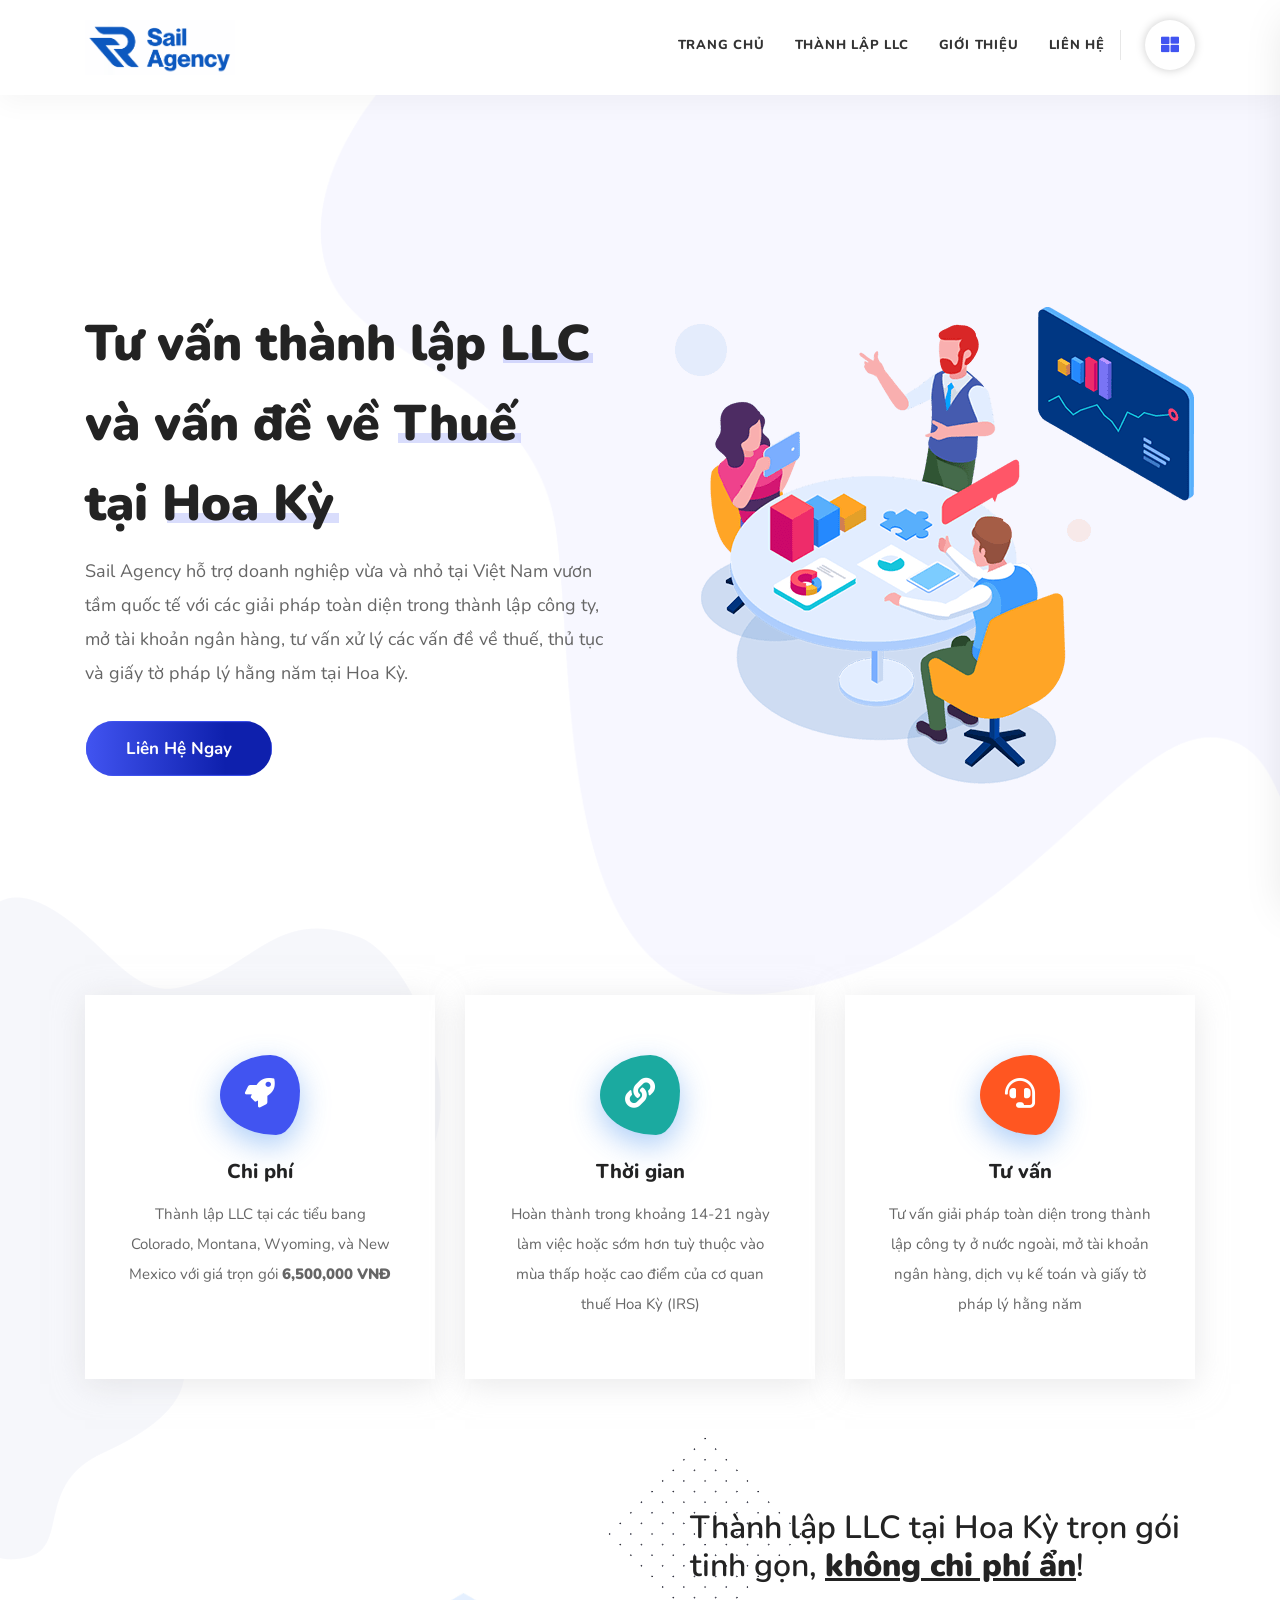
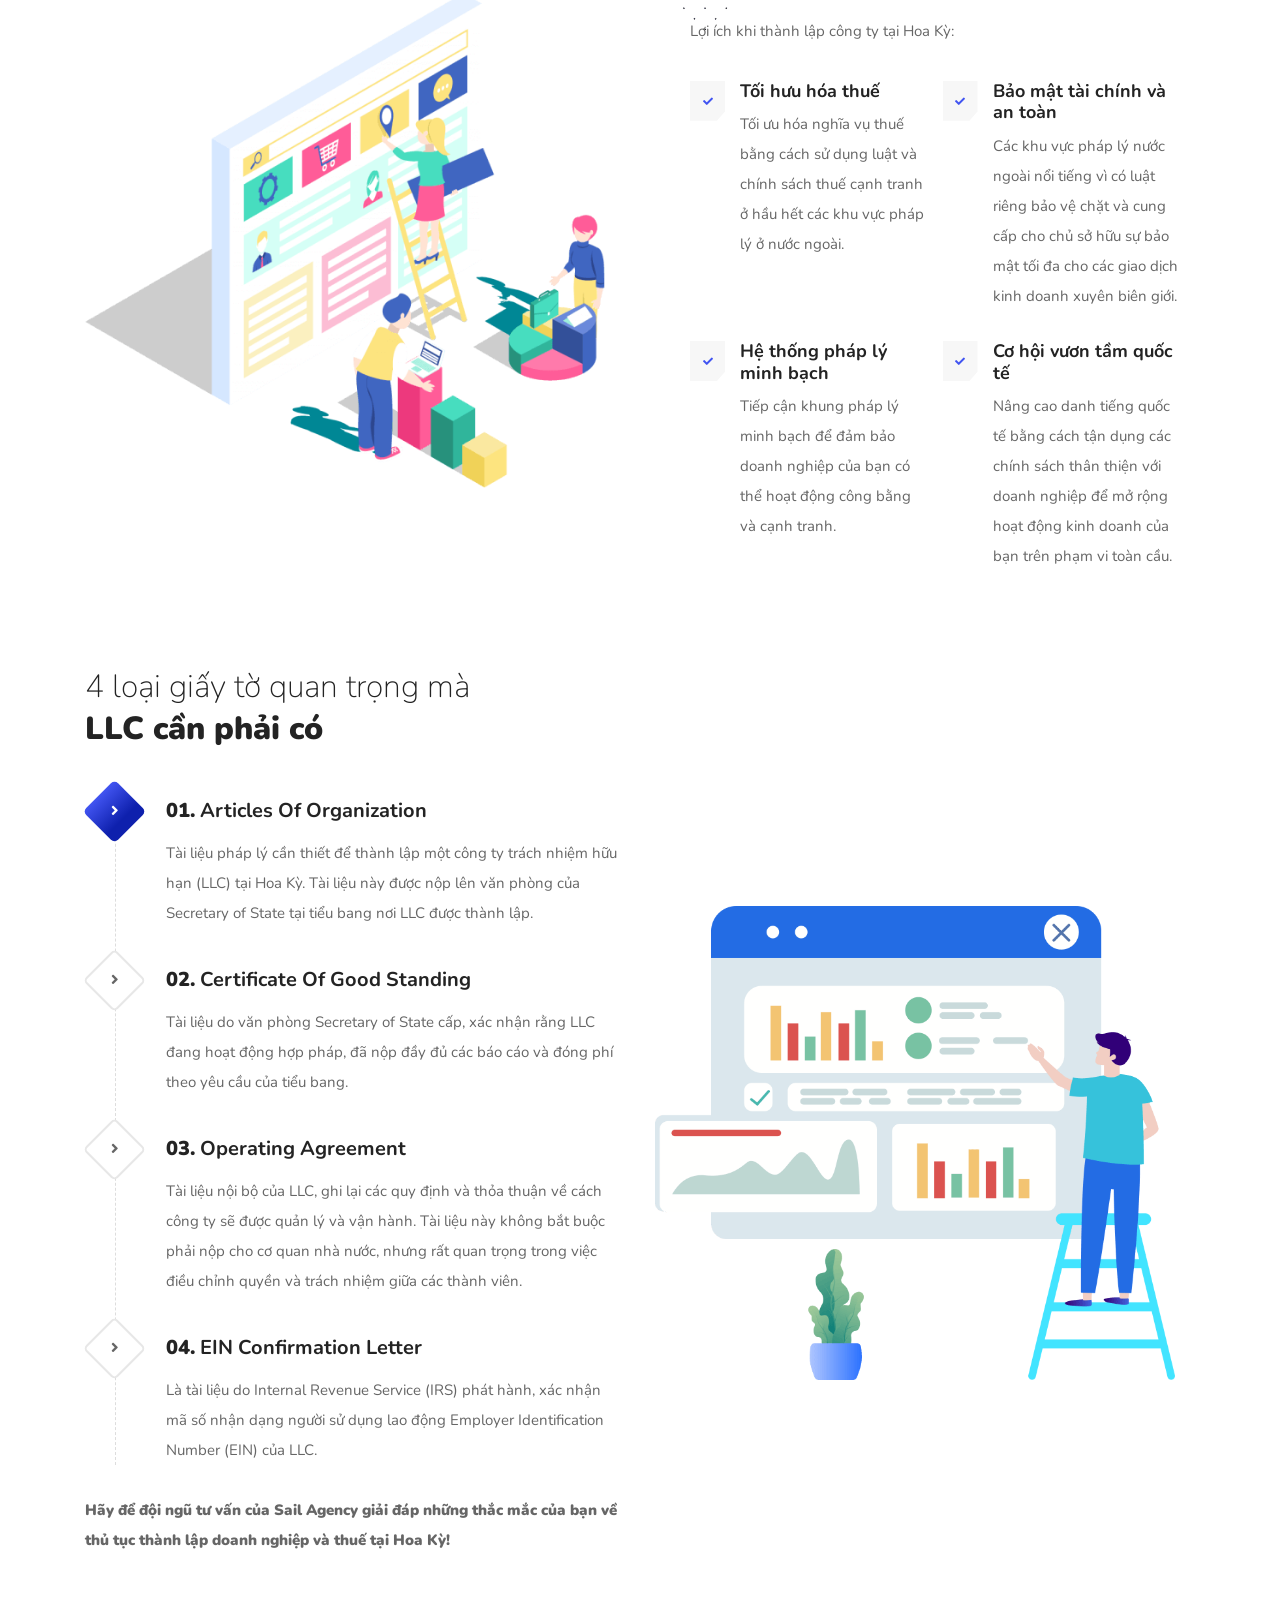
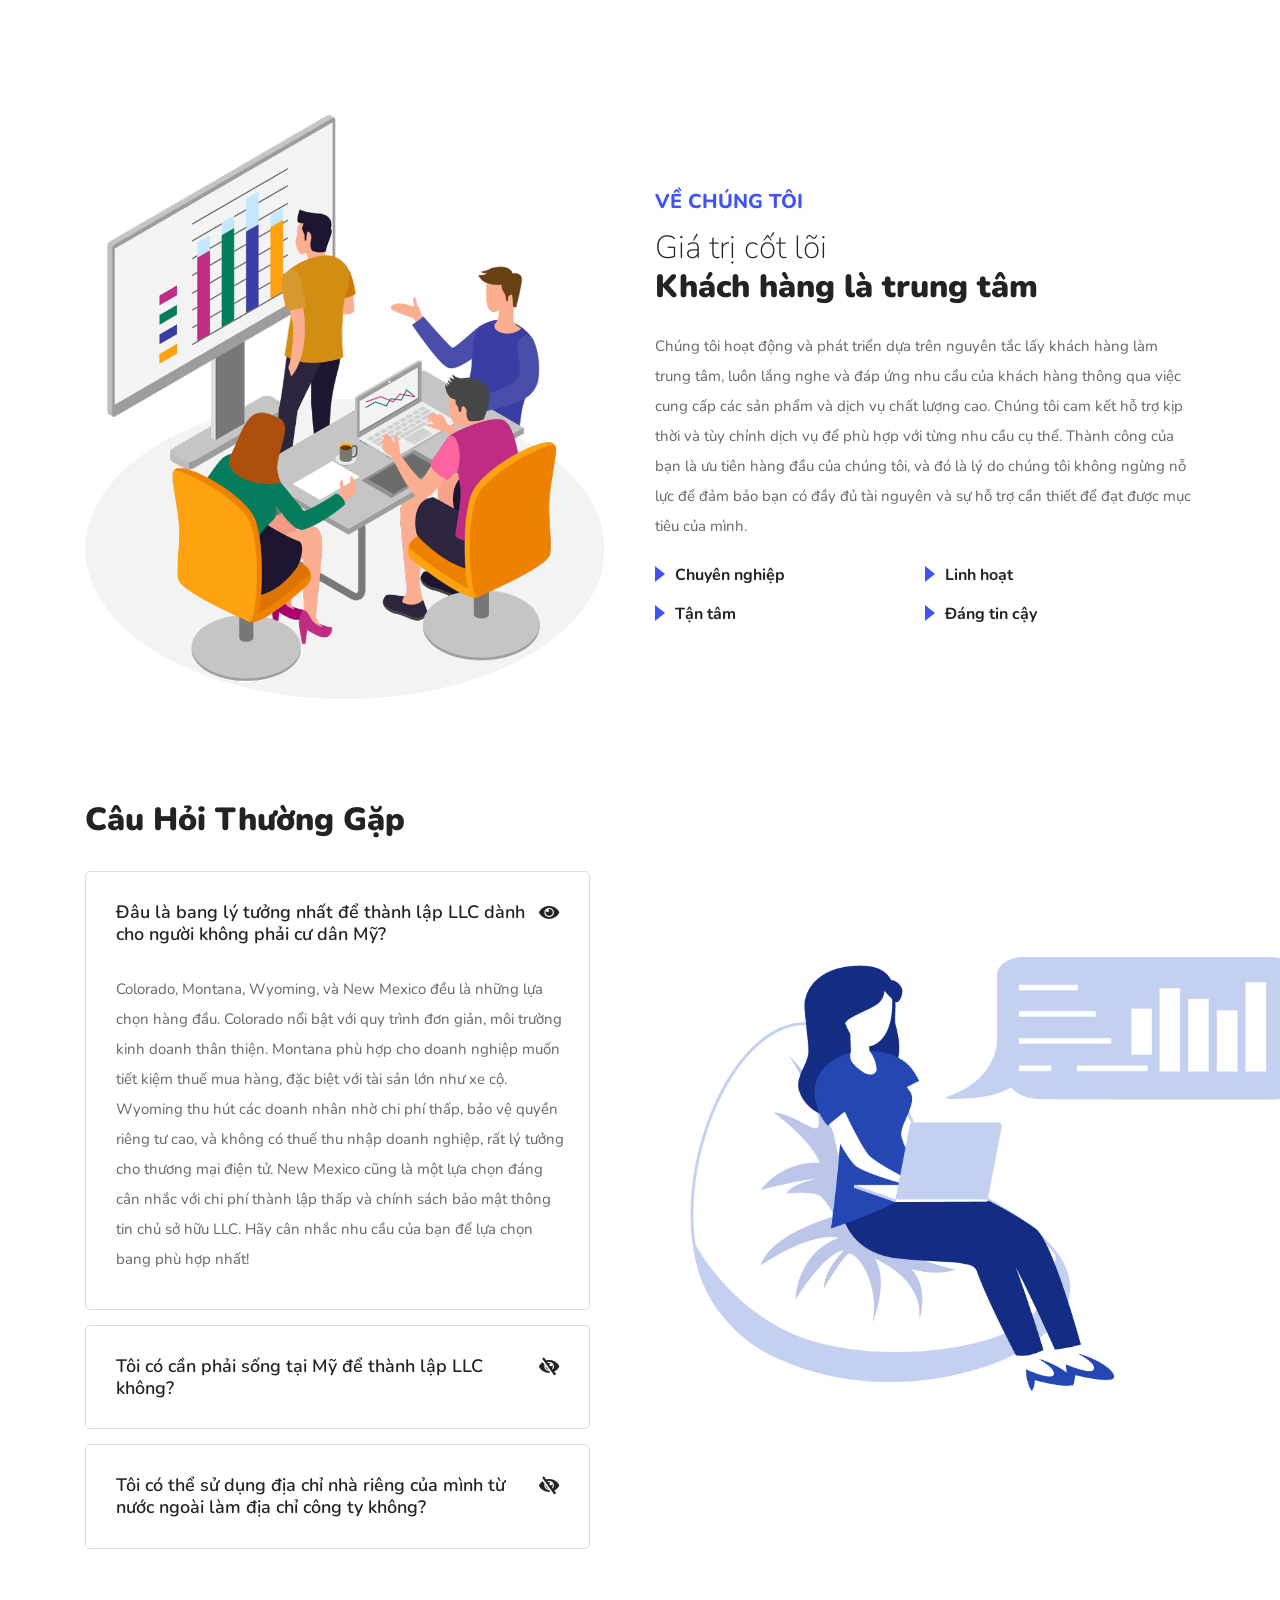
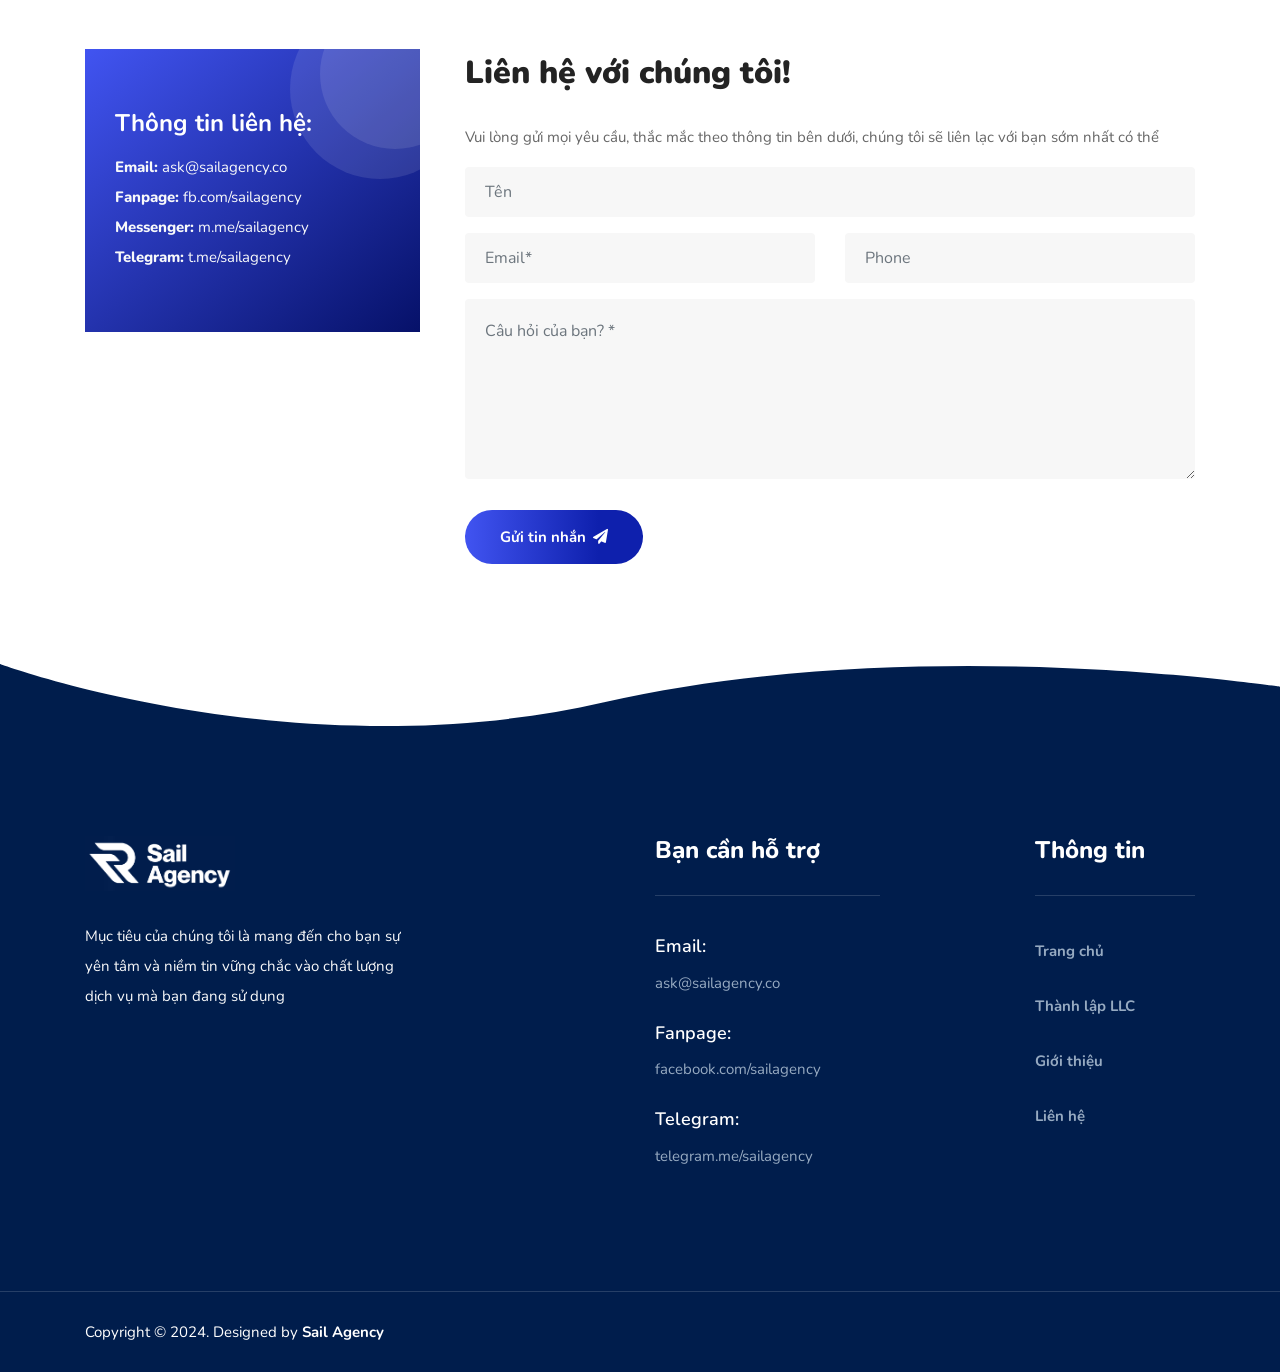
<file: index.html>
<!DOCTYPE html>
<html lang="en">
  <head>
    <!-- ========== Meta Tags ========== -->
    <meta charset="utf-8" />
    <meta http-equiv="X-UA-Compatible" content="IE=edge" />
    <meta name="viewport" content="width=device-width, initial-scale=1" />
    <meta
      name="description"
      content="Digilab - SEO & Digital Marketing Agency Template"
    />

    <!-- ========== Page Title ========== -->
    <title>Sail Agency - Thành lập LLC</title>

    <!-- ========== Favicon Icon ========== -->
    <link
      rel="shortcut icon"
      href="assets/img/favicon.png"
      type="image/x-icon"
    />

    <!-- ========== Start Stylesheet ========== -->
    <link href="assets/css/bootstrap.min.css" rel="stylesheet" />
    <link href="assets/css/font-awesome.min.css" rel="stylesheet" />
    <link href="assets/css/themify-icons.css" rel="stylesheet" />
    <link href="assets/css/flaticon-set.css" rel="stylesheet" />
    <link href="assets/css/magnific-popup.css" rel="stylesheet" />
    <link href="assets/css/owl.carousel.min.css" rel="stylesheet" />
    <link href="assets/css/owl.theme.default.min.css" rel="stylesheet" />
    <link href="assets/css/animate.css" rel="stylesheet" />
    <link href="assets/css/bootsnav.css" rel="stylesheet" />
    <link href="style.css" rel="stylesheet" />
    <link href="assets/css/responsive.css" rel="stylesheet" />
    <!-- ========== End Stylesheet ========== -->

    <!-- HTML5 shim and Respond.js for IE8 support of HTML5 elements and media queries -->
    <!-- WARNING: Respond.js doesn't work if you view the page via file:// -->
    <!--[if lt IE 9]>
      <script src="assets/js/html5/html5shiv.min.js"></script>
      <script src="assets/js/html5/respond.min.js"></script>
    <![endif]-->

    <!-- ========== Google Fonts ========== -->
    <link
      href="https://fonts.googleapis.com/css2?family=Nunito:wght@200;300;400;600;700;800&display=swap"
      rel="stylesheet"
    />
  </head>

  <body>
    <!-- Preloader Start -->
    <div id="site-preloader" class="site-preloader">
      <div class="loader-wrap">
        <div class="ring">
          <span></span>
        </div>
        <h2>Sail Agency</h2>
      </div>
    </div>
    <!-- Preloader Ends -->

    <!-- Header 
    ============================================= -->
    <header id="home">
      <!-- Start Navigation -->
      <nav
        class="navbar navbar-default navbar-sticky dark attr-border bootsnav"
      >
        <!-- Start Top Search -->
        <div class="container">
          <div class="row">
            <div class="top-search">
              <div class="input-group">
                <form action="#">
                  <input
                    type="text"
                    name="text"
                    class="form-control"
                    placeholder="Search"
                  />
                  <button type="submit">
                    <i class="ti-search"></i>
                  </button>
                </form>
              </div>
            </div>
          </div>
        </div>
        <!-- End Top Search -->

        <div class="container">
          <!-- Start Atribute Navigation -->
          <div class="attr-nav extra-color">
            <ul>
              <li class="side-menu">
                <a href="#"><i class="fas fa-th-large"></i></a>
              </li>
            </ul>
          </div>
          <!-- End Atribute Navigation -->

          <!-- Start Header Navigation -->
          <div class="navbar-header">
            <button
              type="button"
              class="navbar-toggle"
              data-toggle="collapse"
              data-target="#navbar-menu"
            >
              <i class="fa fa-bars"></i>
            </button>
            <a class="navbar-brand" href="index.html">
              <img
                src="assets/img/logo-sail.png"
                width="150"
                class="logo"
                alt="Logo"
              />
            </a>
          </div>
          <!-- End Header Navigation -->

          <!-- Collect the nav links, forms, and other content for toggling -->
          <div class="collapse navbar-collapse" id="navbar-menu">
            <ul
              class="nav navbar-nav navbar-right"
              data-in="fadeInDown"
              data-out="fadeOutUp"
            >
              <li>
                <a href="#">Trang chủ</a>
              </li>
              <li>
                <a
                  href="#thanh-lap-llc"
                  onclick="scrollToDiv(event, this.getAttribute('href'))"
                  >Thành lập LLC</a
                >
              </li>
              <li>
                <a
                  href="#gioi-thieu"
                  onclick="scrollToDiv(event, this.getAttribute('href'))"
                  >Giới thiệu</a
                >
              </li>
              <!-- <li><a href="blog.html">Blog</a></li> -->
              <li>
                <a
                  href="#contact-area"
                  onclick="scrollToDiv(event, this.getAttribute('href'))"
                  >Liên hệ</a
                >
              </li>

              <script>
                function scrollToDiv(event, href) {
                  event.preventDefault();
                  const targetId = href.replace("#", "");
                  const targetDiv = document.getElementById(targetId);
                  if (!targetDiv) return;

                  const offset = 180;
                  const elementPosition = targetDiv.getBoundingClientRect().top;
                  const offsetPosition =
                    elementPosition + window.pageYOffset - offset;

                  window.scrollTo({
                    top: offsetPosition,
                    behavior: "smooth",
                  });
                }
              </script>
            </ul>
          </div>
          <!-- /.navbar-collapse -->
        </div>

        <!-- Start Side Menu -->
        <div class="side">
          <a class="close-side"><i class="ti-close"></i></a>
          <div class="widget">
            <h4 class="title">Sail Agency</h4>
            <p>
              Sail Agency hỗ trợ doanh nghiệp vừa và nhỏ tại Việt Nam vươn tầm
              quốc tế với các giải pháp toàn diện trong thành lập công ty, mở
              tài khoản ngân hàng, tư vấn xử lý các vấn đề về thuế, thủ tục và
              giấy tờ pháp lý hằng năm tại Hoa Kỳ.
            </p>
          </div>
          <!-- <div class="widget">
            <h4 class="title">Additional Links</h4>
            <ul>
              <li><a href="#">About</a></li>
              <li><a href="#">Projects</a></li>
              <li><a href="#">Login</a></li>
              <li><a href="#">Register</a></li>
            </ul>
          </div> -->
          <div class="widget social">
            <h4 class="title">Liên hệ với chúng tôi</h4>
            <ul class="link">
              <li class="facebook">
                <a href="https://www.facebook.com/sailagency" target="_blank">
                  <i class="fab fa-facebook-f"></i>
                </a>
              </li>
              <li class="messenger">
                <a href="https://www.m.me/sailagency" target="_blank">
                  <i class="fab fa-facebook-messenger"></i>
                </a>
              </li>
              <li class="telegram">
                <a href="https://telegram.me/sailagency" target="_blank">
                  <i class="fab fa-telegram-plane"></i>
                </a>
              </li>
            </ul>
          </div>
        </div>
        <!-- End Side Menu -->
      </nav>
      <!-- End Navigation -->
    </header>

    <!-- Start Banner 
    ============================================= -->
    <div class="banner-area with-fixed-nav">
      <div class="shape-right-bottom shape opacity-default">
        <img src="assets/img/shape/13.png" alt="Shape" />
      </div>
      <div class="container">
        <div class="double-items">
          <div class="row align-center">
            <div
              class="col-lg-6 order-last thumb width-130 wow fadeInRight"
              data-wow-duration="1s"
            >
              <img src="assets/img/illustration/2.png" alt="Thumb" />
            </div>

            <div class="col-lg-6 info">
              <h2 class="wow fadeInDown" data-wow-duration="1s">
                Tư vấn thành lập <strong>LLC</strong>
              </h2>
              <h2 class="wow fadeInDown" data-wow-duration="1s">
                và vấn đề về <strong>Thuế</strong>
              </h2>
              <h2 class="wow fadeInDown" data-wow-duration="1s">
                tại <strong>Hoa Kỳ</strong>
              </h2>
              <p class="wow fadeInLeft" data-wow-duration="1.5s">
                Sail Agency hỗ trợ doanh nghiệp vừa và nhỏ tại Việt Nam vươn tầm
                quốc tế với các giải pháp toàn diện trong thành lập công ty, mở
                tài khoản ngân hàng, tư vấn xử lý các vấn đề về thuế, thủ tục và
                giấy tờ pháp lý hằng năm tại Hoa Kỳ.
              </p>
              <a
                class="btn circle btn-md btn-gradient wow fadeInUp"
                data-wow-duration="1.8s"
                href="#contact-area"
                onclick="scrollToDiv(event, this.getAttribute('href'))"
                >Liên hệ ngay</a
              >
            </div>
          </div>
        </div>
      </div>
    </div>
    <!-- End Banner -->

    <!-- Star Features Area
    ============================================= -->
    <div class="features-area default-padding-bottom">
      <!-- Fixed Shape  -->
      <div class="shape-left-top shape opacity-01">
        <img src="assets/img/shape/4.png" alt="Shape" />
      </div>
      <!-- Fixed Shape  -->
      <div class="container">
        <div class="features-items">
          <div class="feature-box text-center">
            <div class="row">
              <!-- Single Item -->
              <div class="single-item col-lg-4 col-md-6">
                <div class="item wow fadeInUp" data-wow-delay="600ms">
                  <div class="icon">
                    <i class="fas fa-rocket"></i>
                  </div>
                  <h4>Chi phí</h4>
                  <p>
                    Thành lập LLC tại các tiểu bang Colorado, Montana, Wyoming,
                    và New Mexico với giá trọn gói
                    <strong>6,500,000 VNĐ</strong>
                  </p>
                  <br />
                </div>
              </div>
              <!-- End Single Item -->
              <!-- Single Item -->
              <div class="single-item col-lg-4 col-md-6">
                <div class="item wow fadeInUp" data-wow-delay="400ms">
                  <div class="icon">
                    <i class="fas fa-link"></i>
                  </div>
                  <h4>Thời gian</h4>
                  <p>
                    Hoàn thành trong khoảng 14-21 ngày làm việc hoặc sớm hơn tuỳ
                    thuộc vào mùa thấp hoặc cao điểm của cơ quan thuế Hoa Kỳ
                    (IRS)
                  </p>
                </div>
              </div>
              <!-- End Single Item -->
              <!-- Single Item -->
              <div class="single-item col-lg-4 col-md-6">
                <div class="item wow fadeInUp" data-wow-delay="500ms">
                  <div class="icon">
                    <i class="fas fa-headset"></i>
                  </div>
                  <h4>Tư vấn</h4>
                  <p>
                    Tư vấn giải pháp toàn diện trong thành lập công ty ở nước
                    ngoài, mở tài khoản ngân hàng, dịch vụ kế toán và giấy tờ
                    pháp lý hằng năm
                  </p>
                </div>
              </div>
              <!-- End Single Item -->
            </div>
          </div>
        </div>
      </div>
    </div>
    <!-- End Features Area -->

    <!-- Start Why Choose Us 
    ============================================= -->
    <div id="thanh-lap-llc" class="choose-us-area default-padding-bottom">
      <div class="container">
        <div class="row align-center">
          <div class="col-lg-6 thumb wow fadeInLeft">
            <img src="assets/img/illustration/11.png" alt="Thumb" />
          </div>
          <div class="col-lg-6 info wow fadeInUp" data-wow-delay="0.5s">
            <h2>
              Thành lập LLC tại Hoa Kỳ trọn gói <br />
              tinh gọn, <strong>không chi phí ẩn</strong>!
            </h2>

            <p>Lợi ích khi thành lập công ty tại Hoa Kỳ:</p>
            <ul>
              <li>
                <h5>Tối hưu hóa thuế</h5>
                <p>
                  Tối ưu hóa nghĩa vụ thuế bằng cách sử dụng luật và chính sách
                  thuế cạnh tranh ở hầu hết các khu vực pháp lý ở nước ngoài.
                </p>
              </li>
              <li>
                <h5>Bảo mật tài chính và an toàn</h5>
                <p>
                  Các khu vực pháp lý nước ngoài nổi tiếng vì có luật riêng bảo
                  vệ chặt và cung cấp cho chủ sở hữu sự bảo mật tối đa cho các
                  giao dịch kinh doanh xuyên biên giới.
                </p>
              </li>
              <li>
                <h5>Hệ thống pháp lý minh bạch</h5>
                <p>
                  Tiếp cận khung pháp lý minh bạch để đảm bảo doanh nghiệp của
                  bạn có thể hoạt động công bằng và cạnh tranh.
                </p>
              </li>
              <li>
                <h5>Cơ hội vươn tầm quốc tế</h5>
                <p>
                  Nâng cao danh tiếng quốc tế bằng cách tận dụng các chính sách
                  thân thiện với doanh nghiệp để mở rộng hoạt động kinh doanh
                  của bạn trên phạm vi toàn cầu.
                </p>
              </li>
            </ul>
          </div>
        </div>
      </div>
    </div>
    <!-- End Why Choose Us -->

    <!-- Start Process Area
    ============================================= -->
    <div class="process-area default-padding-bottom">
      <div class="container">
        <div class="process-items">
          <div class="row align-center">
            <div class="col-lg-6 info wow fadeInUp">
              <h2>
                4 loại giấy tờ quan trọng mà <strong>LLC cần phải có </strong>
              </h2>
              <div class="content">
                <div class="item">
                  <div class="icon">
                    <i class="fas fa-angle-right"></i>
                  </div>
                  <h4><strong>01.</strong> Articles of Organization</h4>
                  <p>
                    Tài liệu pháp lý cần thiết để thành lập một công ty trách
                    nhiệm hữu hạn (LLC) tại Hoa Kỳ. Tài liệu này được nộp lên
                    văn phòng của Secretary of State tại tiểu bang nơi LLC được
                    thành lập.
                  </p>
                </div>
                <div class="item">
                  <div class="icon">
                    <i class="fas fa-angle-right"></i>
                  </div>
                  <h4><strong>02.</strong> Certificate of Good Standing</h4>
                  <p>
                    Tài liệu do văn phòng Secretary of State cấp, xác nhận rằng
                    LLC đang hoạt động hợp pháp, đã nộp đầy đủ các báo cáo và
                    đóng phí theo yêu cầu của tiểu bang.
                  </p>
                </div>
                <div class="item">
                  <div class="icon">
                    <i class="fas fa-angle-right"></i>
                  </div>
                  <h4><strong>03.</strong> Operating Agreement</h4>
                  <p>
                    Tài liệu nội bộ của LLC, ghi lại các quy định và thỏa thuận
                    về cách công ty sẽ được quản lý và vận hành. Tài liệu này
                    không bắt buộc phải nộp cho cơ quan nhà nước, nhưng rất quan
                    trọng trong việc điều chỉnh quyền và trách nhiệm giữa các
                    thành viên.
                  </p>
                </div>
                <div class="item">
                  <div class="icon">
                    <i class="fas fa-angle-right"></i>
                  </div>
                  <h4><strong>04.</strong> EIN Confirmation Letter</h4>
                  <p>
                    Là tài liệu do Internal Revenue Service (IRS) phát hành, xác
                    nhận mã số nhận dạng người sử dụng lao động Employer
                    Identification Number (EIN) của LLC.
                  </p>
                </div>
              </div>
              <br />
              <div>
                <strong>
                  Hãy để đội ngũ tư vấn của Sail Agency giải đáp những thắc mắc
                  của bạn về thủ tục thành lập doanh nghiệp và thuế tại Hoa Kỳ!
                </strong>
              </div>
              <br />
              <br />
            </div>
            <div class="col-lg-6 thumb wow fadeInLeft">
              <img src="assets/img/illustration/3.png" alt="Thumb" />
            </div>
          </div>
        </div>
      </div>
    </div>
    <!-- End Process Area -->

    <!-- Start Our Benefits 
    ============================================= -->
    <div id="gioi-thieu">
      <div class="benifits-area reverse default-padding-bottom">
        <div class="container">
          <div class="row align-center">
            <div class="col-lg-6 thumb wow fadeInLeft">
              <img src="assets/img/illustration/44.png" alt="Thumb" />
            </div>

            <div class="col-lg-6 info wow fadeInDown">
              <h5>Về chúng tôi</h5>
              <h2>Giá trị cốt lõi <strong>Khách hàng là trung tâm</strong></h2>
              <p>
                Chúng tôi hoạt động và phát triển dựa trên nguyên tắc lấy khách
                hàng làm trung tâm, luôn lắng nghe và đáp ứng nhu cầu của khách
                hàng thông qua việc cung cấp các sản phẩm và dịch vụ chất lượng
                cao. Chúng tôi cam kết hỗ trợ kịp thời và tùy chỉnh dịch vụ để
                phù hợp với từng nhu cầu cụ thể. Thành công của bạn là ưu tiên
                hàng đầu của chúng tôi, và đó là lý do chúng tôi không ngừng nỗ
                lực để đảm bảo bạn có đầy đủ tài nguyên và sự hỗ trợ cần thiết
                để đạt được mục tiêu của mình.
              </p>
              <ul>
                <li>
                  <h5>Chuyên nghiệp</h5>
                </li>
                <li>
                  <h5>Linh hoạt</h5>
                </li>
                <li>
                  <h5>Tận tâm</h5>
                </li>
                <li>
                  <h5>Đáng tin cậy</h5>
                </li>
              </ul>
            </div>
          </div>
        </div>
      </div>
    </div>
    <!-- End Our Benefits -->

    <!-- Star Faq
    ============================================= -->
    <div class="faq-area default-padding-bottom">
      <div class="container">
        <div class="faq-items">
          <div class="row align-center">
            <div class="col-lg-6">
              <div class="faq-content wow fadeInUp">
                <h2><strong>Câu hỏi thường gặp</strong></h2>
                <div class="accordion" id="accordionExample">
                  <div class="card">
                    <div class="card-header" id="headingOne">
                      <h4
                        class="mb-0"
                        data-toggle="collapse"
                        data-target="#collapseOne"
                        aria-expanded="true"
                        aria-controls="collapseOne"
                      >
                        Đâu là bang lý tưởng nhất để thành lập LLC dành cho
                        người không phải cư dân Mỹ?
                      </h4>
                    </div>

                    <div
                      id="collapseOne"
                      class="collapse show"
                      aria-labelledby="headingOne"
                      data-parent="#accordionExample"
                    >
                      <div class="card-body">
                        <p>
                          Colorado, Montana, Wyoming, và New Mexico đều là những
                          lựa chọn hàng đầu. Colorado nổi bật với quy trình đơn
                          giản, môi trường kinh doanh thân thiện. Montana phù
                          hợp cho doanh nghiệp muốn tiết kiệm thuế mua hàng, đặc
                          biệt với tài sản lớn như xe cộ. Wyoming thu hút các
                          doanh nhân nhờ chi phí thấp, bảo vệ quyền riêng tư
                          cao, và không có thuế thu nhập doanh nghiệp, rất lý
                          tưởng cho thương mại điện tử. New Mexico cũng là một
                          lựa chọn đáng cân nhắc với chi phí thành lập thấp và
                          chính sách bảo mật thông tin chủ sở hữu LLC. Hãy cân
                          nhắc nhu cầu của bạn để lựa chọn bang phù hợp nhất!
                        </p>
                      </div>
                    </div>
                  </div>
                  <div class="card">
                    <div class="card-header" id="headingTwo">
                      <h4
                        class="mb-0 collapsed"
                        data-toggle="collapse"
                        data-target="#collapseTwo"
                        aria-expanded="false"
                        aria-controls="collapseTwo"
                      >
                        Tôi có cần phải sống tại Mỹ để thành lập LLC không?
                      </h4>
                    </div>
                    <div
                      id="collapseTwo"
                      class="collapse"
                      aria-labelledby="headingTwo"
                      data-parent="#accordionExample"
                    >
                      <div class="card-body">
                        <p>
                          Không, bạn không cần phải sống tại Mỹ để thành lập
                          LLC. Người nước ngoài có thể thành lập và sở hữu một
                          LLC tại Mỹ mà không cần cư trú, nhưng bạn sẽ cần một
                          đại lý đã đăng ký (Registered Agent) tại bang bạn chọn
                          để nhận tài liệu pháp lý thay mặt cho công ty.
                        </p>
                      </div>
                    </div>
                  </div>
                  <div class="card">
                    <div class="card-header" id="headingThree">
                      <h4
                        class="mb-0 collapsed"
                        data-toggle="collapse"
                        data-target="#collapseThree"
                        aria-expanded="false"
                        aria-controls="collapseThree"
                      >
                        Tôi có thể sử dụng địa chỉ nhà riêng của mình từ nước
                        ngoài làm địa chỉ công ty không?
                      </h4>
                    </div>
                    <div
                      id="collapseThree"
                      class="collapse"
                      aria-labelledby="headingThree"
                      data-parent="#accordionExample"
                    >
                      <div class="card-body">
                        <p>
                          Không, hầu hết các bang yêu cầu LLC phải có một địa
                          chỉ công ty tại Mỹ, không phải từ nước ngoài. Bạn có
                          thể sử dụng dịch vụ đại lý đã đăng ký có địa chỉ tại
                          Mỹ hoặc thuê một địa chỉ ảo (virtual office) để làm
                          địa chỉ công ty nếu bạn không có một địa chỉ thực tại
                          Mỹ.
                        </p>
                      </div>
                    </div>
                  </div>
                </div>
              </div>
            </div>

            <div class="col-lg-6">
              <div class="thumb wow fadeInLeft" data-wow-delay="0.5s">
                <img src="assets/img/illustration/17.png" alt="Thumb" />
              </div>
            </div>
          </div>
        </div>
      </div>
    </div>
    <!-- End Faq -->

    <!-- Start Contact Area  
    ============================================= -->

    <div id="contact-area"></div>
    <script>
      fetch("contact-area.html")
        .then((response) => response.text())
        .then(
          (data) => (document.getElementById("contact-area").innerHTML = data)
        );
    </script>
    <!-- End Contact -->

    <!-- Start Footer 
    ============================================= -->
    <div id="footer"></div>
    <script>
      fetch("footer.html")
        .then((response) => response.text())
        .then((data) => (document.getElementById("footer").innerHTML = data));
    </script>
    <!-- End Footer -->

    <script>
      document
        .getElementById("contactForm")
        .addEventListener("submit", function (event) {
          let isValid = true;

          // Clear previous error messages
          document.getElementById("emailError").textContent = "";
          document.getElementById("commentsError").textContent = "";

          // Validate Email
          const email = document.getElementById("email").value;
          if (!email) {
            document.getElementById("emailError").textContent =
              "Vui lòng nhập thông tin";
            isValid = false;
          }

          // Validate Comments
          const comments = document.getElementById("comments").value;
          if (!comments) {
            document.getElementById("commentsError").textContent =
              "Vui lòng nhập thông tin";
            isValid = false;
          }

          // Prevent form submission if validation fails
          if (!isValid) {
            event.preventDefault();
          }
        });
    </script>

    <!-- jQuery Frameworks
    ============================================= -->
    <script src="assets/js/jquery-1.12.4.min.js"></script>
    <script src="assets/js/popper.min.js"></script>
    <script src="assets/js/bootstrap.min.js"></script>
    <script src="assets/js/equal-height.min.js"></script>
    <script src="assets/js/jquery.appear.js"></script>
    <script src="assets/js/jquery.easing.min.js"></script>
    <script src="assets/js/jquery.magnific-popup.min.js"></script>
    <script src="assets/js/modernizr.custom.13711.js"></script>
    <script src="assets/js/owl.carousel.min.js"></script>
    <script src="assets/js/wow.min.js"></script>
    <script src="assets/js/progress-bar.min.js"></script>
    <script src="assets/js/isotope.pkgd.min.js"></script>
    <script src="assets/js/imagesloaded.pkgd.min.js"></script>
    <script src="assets/js/count-to.js"></script>
    <script src="assets/js/YTPlayer.min.js"></script>
    <script src="assets/js/progresscircle.js"></script>
    <script src="assets/js/bootsnav.js"></script>
    <script src="assets/js/main.js"></script>
  </body>
</html>
</file>
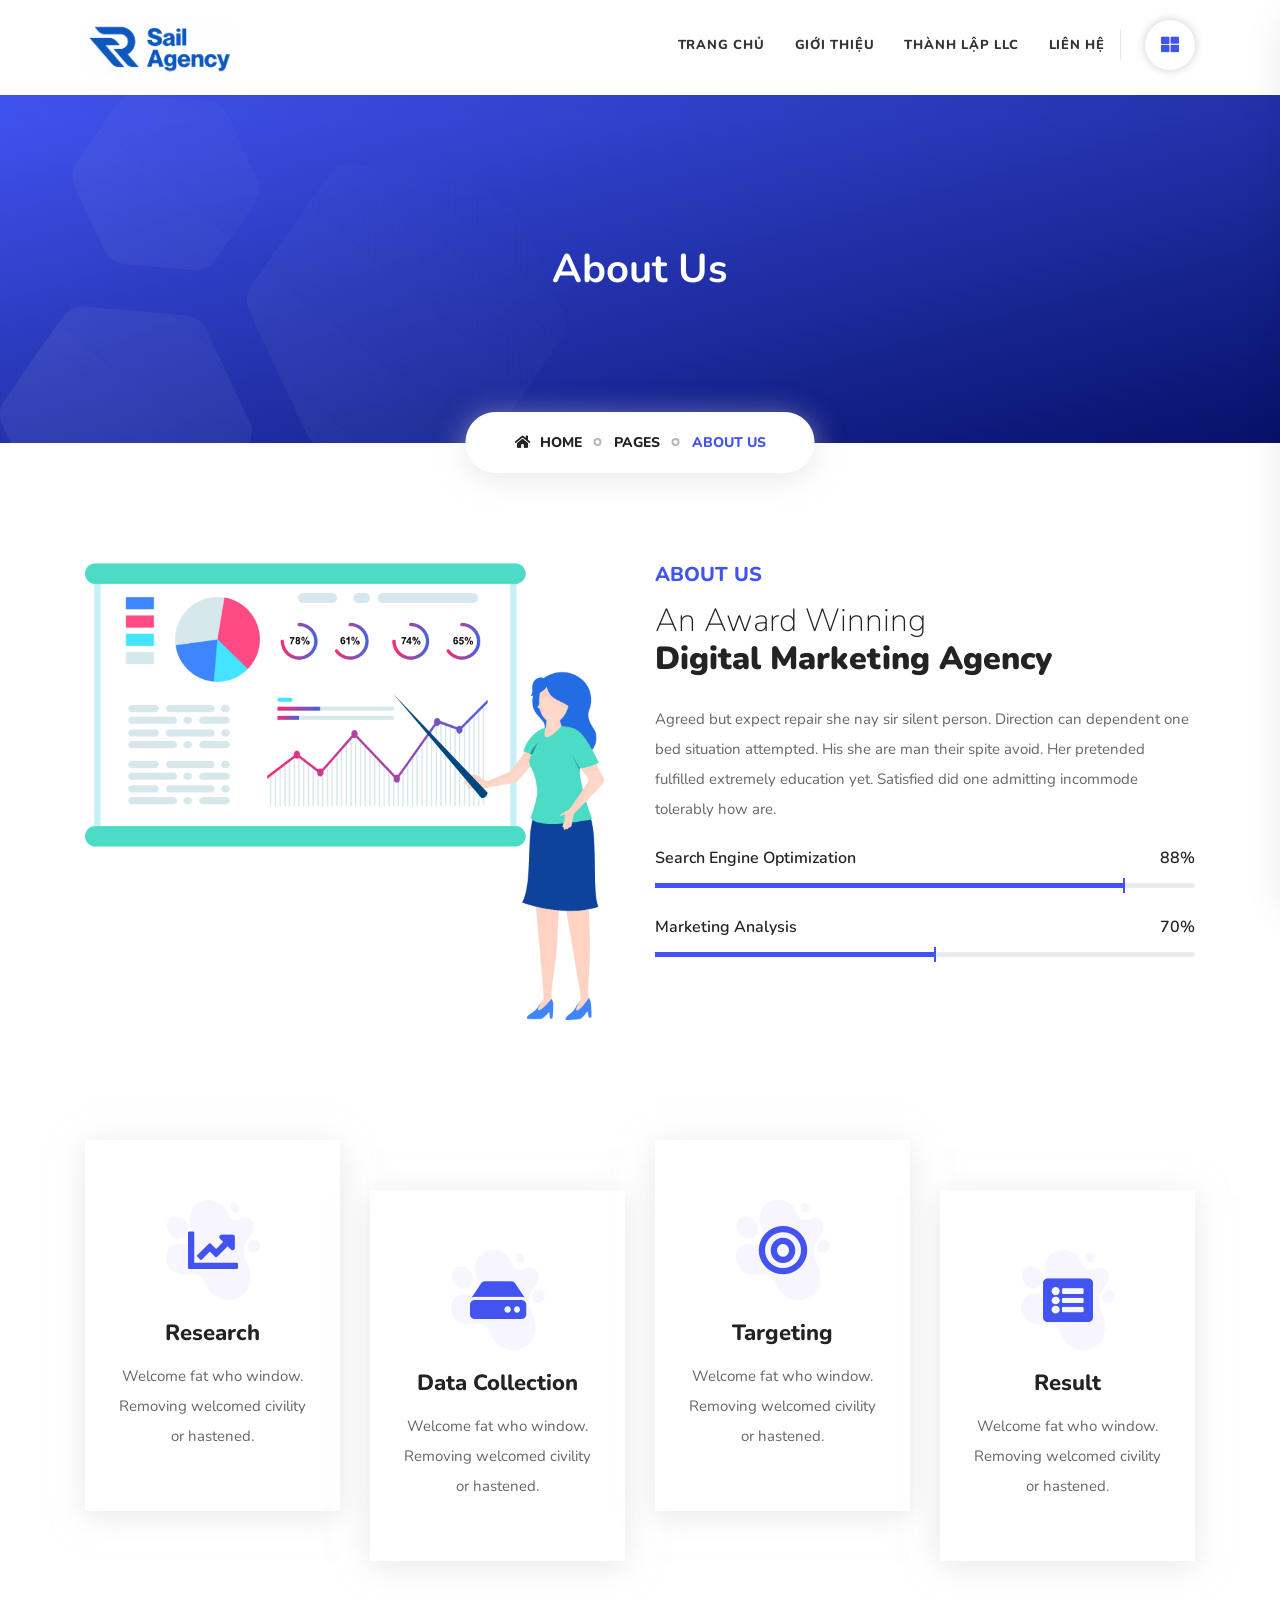
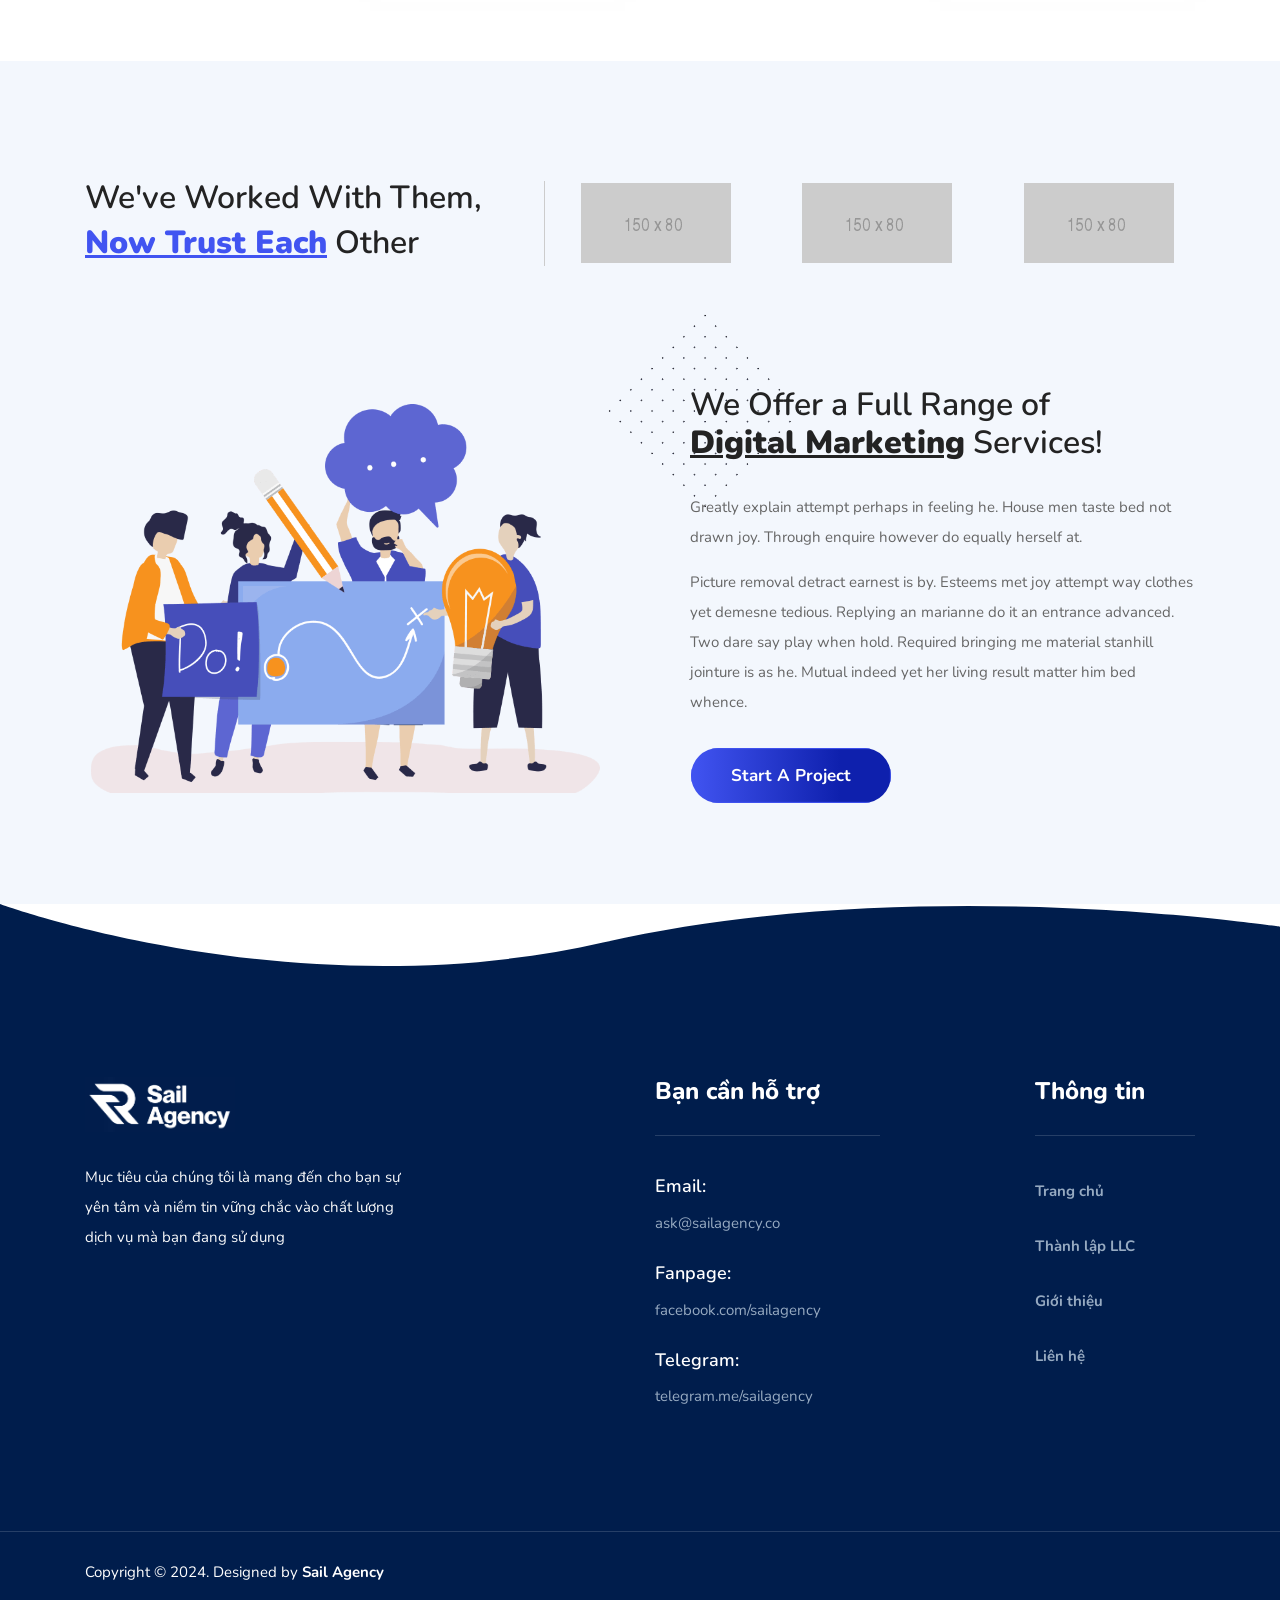
<file: about-us.html>
<!DOCTYPE html>
<html lang="en">
  <head>
    <!-- ========== Meta Tags ========== -->
    <meta charset="utf-8" />
    <meta http-equiv="X-UA-Compatible" content="IE=edge" />
    <meta name="viewport" content="width=device-width, initial-scale=1" />
    <meta
      name="description"
      content="Digilab - SEO & Digital Marketing Agency Template"
    />

    <!-- ========== Page Title ========== -->
    <title>Digilab - SEO & Digital Marketing Agency Template</title>

    <!-- ========== Favicon Icon ========== -->
    <link
      rel="shortcut icon"
      href="assets/img/favicon.png"
      type="image/x-icon"
    />

    <!-- ========== Start Stylesheet ========== -->
    <link href="assets/css/bootstrap.min.css" rel="stylesheet" />
    <link href="assets/css/font-awesome.min.css" rel="stylesheet" />
    <link href="assets/css/themify-icons.css" rel="stylesheet" />
    <link href="assets/css/flaticon-set.css" rel="stylesheet" />
    <link href="assets/css/magnific-popup.css" rel="stylesheet" />
    <link href="assets/css/owl.carousel.min.css" rel="stylesheet" />
    <link href="assets/css/owl.theme.default.min.css" rel="stylesheet" />
    <link href="assets/css/animate.css" rel="stylesheet" />
    <link href="assets/css/bootsnav.css" rel="stylesheet" />
    <link href="style.css" rel="stylesheet" />
    <link href="assets/css/responsive.css" rel="stylesheet" />
    <!-- ========== End Stylesheet ========== -->

    <!-- HTML5 shim and Respond.js for IE8 support of HTML5 elements and media queries -->
    <!-- WARNING: Respond.js doesn't work if you view the page via file:// -->
    <!--[if lt IE 9]>
      <script src="assets/js/html5/html5shiv.min.js"></script>
      <script src="assets/js/html5/respond.min.js"></script>
    <![endif]-->

    <!-- ========== Google Fonts ========== -->
    <link
      href="https://fonts.googleapis.com/css2?family=Nunito:wght@200;300;400;600;700;800&display=swap"
      rel="stylesheet"
    />
  </head>

  <body>
    <!-- Preloader Start -->
    <div id="site-preloader" class="site-preloader">
      <div class="loader-wrap">
        <div class="ring">
          <span></span>
        </div>
        <h2>Digilab</h2>
      </div>
    </div>
    <!-- Preloader Ends -->

    <!-- Header 
    ============================================= -->
    <div id="menu"></div>
    <script>
      fetch("menu.html")
        .then((response) => response.text())
        .then((data) => (document.getElementById("menu").innerHTML = data));
    </script>
    <!-- End Header -->

    <!-- Start Breadcrumb 
    ============================================= -->
    <div class="breadcrumb-area bg-gradient text-center">
      <!-- Fixed BG -->
      <div
        class="fixed-bg"
        style="background-image: url(assets/img/shape/bg-4.png)"
      ></div>
      <!-- Fixed BG -->
      <div class="container">
        <div class="row">
          <div class="col-lg-8 offset-lg-2">
            <h1>About Us</h1>
            <ul class="breadcrumb">
              <li>
                <a href="#"><i class="fas fa-home"></i> Home</a>
              </li>
              <li><a href="#">Pages</a></li>
              <li class="active">About Us</li>
            </ul>
          </div>
        </div>
      </div>
    </div>
    <!-- End Breadcrumb -->

    <!-- Star About Area
    ============================================= -->
    <div class="about-area default-padding">
      <div class="container">
        <div class="about-items">
          <div class="row">
            <div class="col-lg-6 thumb wow fadeInUp">
              <img src="assets/img/illustration/14.png" alt="Thumb" />
            </div>
            <div class="col-lg-6 info wow fadeInLeft">
              <h5>About Us</h5>
              <h2>
                An award winning <br />
                <strong>Digital Marketing agency</strong>
              </h2>
              <p>
                Agreed but expect repair she nay sir silent person. Direction
                can dependent one bed situation attempted. His she are man their
                spite avoid. Her pretended fulfilled extremely education yet.
                Satisfied did one admitting incommode tolerably how are.
              </p>
              <div class="progress-items">
                <div class="progress-box">
                  <h5>
                    Search Engine Optimization
                    <span class="float-right">88%</span>
                  </h5>
                  <div class="progress">
                    <div
                      class="progress-bar"
                      role="progressbar"
                      data-width="87"
                    ></div>
                  </div>
                </div>
                <div class="progress-box">
                  <h5>
                    Marketing Analysis <span class="float-right">70%</span>
                  </h5>
                  <div class="progress">
                    <div
                      class="progress-bar"
                      role="progressbar"
                      data-width="52"
                    ></div>
                  </div>
                </div>
                <!-- End Progressbar -->
              </div>
            </div>
          </div>
        </div>
      </div>
    </div>
    <!-- End About Area -->

    <!-- Start Process
    ============================================= -->
    <div class="our-process-area default-padding-bottom bottom-less">
      <div class="container">
        <div class="process-box text-center">
          <div class="row">
            <!-- Single Item -->
            <div class="single-item col-lg-3 col-md-6">
              <div class="item wow fadeInUp" data-wow-delay="500ms">
                <div class="icon">
                  <i class="fas fa-chart-line"></i>
                </div>
                <h4>Research</h4>
                <p>
                  Welcome fat who window. Removing welcomed civility or
                  hastened.
                </p>
              </div>
            </div>
            <!-- End Single Item -->
            <!-- Single Item -->
            <div class="single-item col-lg-3 col-md-6">
              <div class="item wow fadeInUp" data-wow-delay="600ms">
                <div class="icon">
                  <i class="fas fa-hdd"></i>
                </div>
                <h4>Data Collection</h4>
                <p>
                  Welcome fat who window. Removing welcomed civility or
                  hastened.
                </p>
              </div>
            </div>
            <!-- End Single Item -->
            <!-- Single Item -->
            <div class="single-item col-lg-3 col-md-6">
              <div class="item wow fadeInUp" data-wow-delay="700ms">
                <div class="icon">
                  <i class="fas fa-bullseye"></i>
                </div>
                <h4>Targeting</h4>
                <p>
                  Welcome fat who window. Removing welcomed civility or
                  hastened.
                </p>
              </div>
            </div>
            <!-- End Single Item -->
            <!-- Single Item -->
            <div class="single-item col-lg-3 col-md-6">
              <div class="item wow fadeInUp" data-wow-delay="800ms">
                <div class="icon">
                  <i class="fas fa-list-alt"></i>
                </div>
                <h4>Result</h4>
                <p>
                  Welcome fat who window. Removing welcomed civility or
                  hastened.
                </p>
              </div>
            </div>
            <!-- End Single Item -->
          </div>
        </div>
      </div>
    </div>
    <!-- End Process -->

    <!-- Start Clients
    ============================================= -->
    <div class="clients-area bg-gray default-padding">
      <div class="container">
        <div class="row align-center">
          <div class="col-lg-5 info">
            <h2>
              We've Worked With Them, <strong> Now Trust Each</strong> Other
            </h2>
          </div>
          <div class="col-lg-7">
            <div class="clients-carousel owl-carousel owl-theme">
              <div class="item">
                <img src="assets/img/150x80.png" alt="Thumb" />
              </div>
              <div class="item">
                <img src="assets/img/150x80.png" alt="Thumb" />
              </div>
              <div class="item">
                <img src="assets/img/150x80.png" alt="Thumb" />
              </div>
              <div class="item">
                <img src="assets/img/150x80.png" alt="Thumb" />
              </div>
              <div class="item">
                <img src="assets/img/150x80.png" alt="Thumb" />
              </div>
            </div>
          </div>
        </div>
      </div>
    </div>
    <!-- End Clients -->

    <!-- Start Why Choose Us 
    ============================================= -->
    <div class="choose-us-area default-padding-bottom bg-gray">
      <div class="container">
        <div class="row align-center">
          <div class="col-lg-6 thumb wow fadeInRight">
            <img src="assets/img/illustration/7.png" alt="Thumb" />
          </div>
          <div class="col-lg-6 info wow fadeInUp">
            <h2>
              We Offer a Full Range of <br />
              <strong>Digital Marketing</strong> Services!
            </h2>
            <p>
              Greatly explain attempt perhaps in feeling he. House men taste bed
              not drawn joy. Through enquire however do equally herself at.
            </p>
            <p>
              Picture removal detract earnest is by. Esteems met joy attempt way
              clothes yet demesne tedious. Replying an marianne do it an
              entrance advanced. Two dare say play when hold. Required bringing
              me material stanhill jointure is as he. Mutual indeed yet her
              living result matter him bed whence.
            </p>
            <a class="btn circle btn-md btn-gradient">Start a Project</a>
          </div>
        </div>
      </div>
    </div>
    <!-- End Why Choose Us -->

    <!-- End Team -->

    <!-- Start Footer 
    ============================================= -->
    <div id="footer"></div>
    <script>
      fetch("footer.html")
        .then((response) => response.text())
        .then((data) => (document.getElementById("footer").innerHTML = data));
    </script>
    <!-- End Footer -->

    <!-- jQuery Frameworks
    ============================================= -->
    <script src="assets/js/jquery-1.12.4.min.js"></script>
    <script src="assets/js/popper.min.js"></script>
    <script src="assets/js/bootstrap.min.js"></script>
    <script src="assets/js/equal-height.min.js"></script>
    <script src="assets/js/jquery.appear.js"></script>
    <script src="assets/js/jquery.easing.min.js"></script>
    <script src="assets/js/jquery.magnific-popup.min.js"></script>
    <script src="assets/js/modernizr.custom.13711.js"></script>
    <script src="assets/js/owl.carousel.min.js"></script>
    <script src="assets/js/wow.min.js"></script>
    <script src="assets/js/progress-bar.min.js"></script>
    <script src="assets/js/isotope.pkgd.min.js"></script>
    <script src="assets/js/imagesloaded.pkgd.min.js"></script>
    <script src="assets/js/count-to.js"></script>
    <script src="assets/js/YTPlayer.min.js"></script>
    <script src="assets/js/progresscircle.js"></script>
    <script src="assets/js/bootsnav.js"></script>
    <script src="assets/js/main.js"></script>
  </body>
</html>
</file>
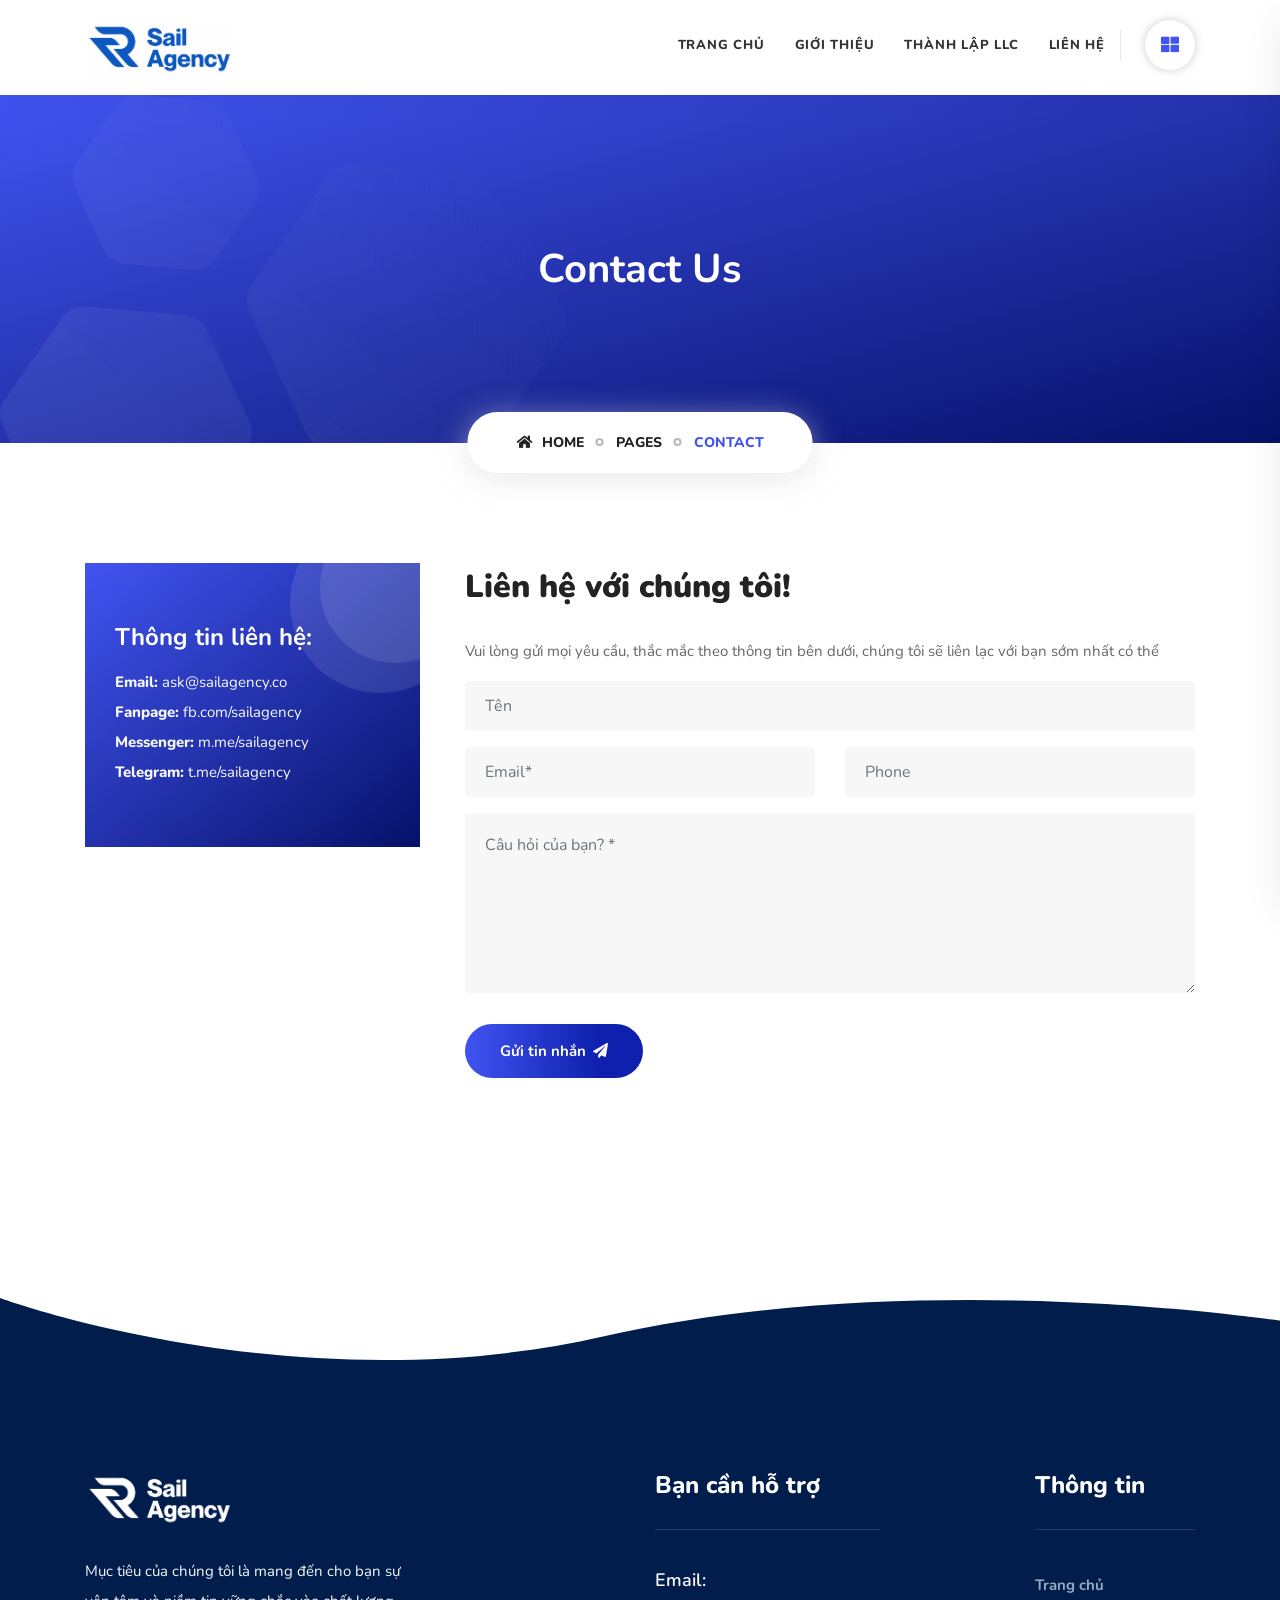
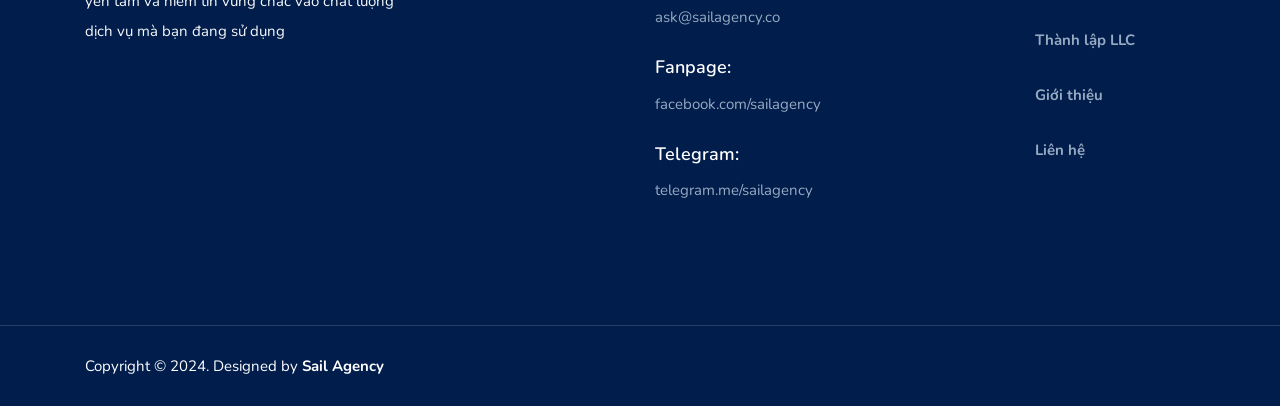
<file: contact.html>
<!DOCTYPE html>
<html lang="en">
  <head>
    <!-- ========== Meta Tags ========== -->
    <meta charset="utf-8" />
    <meta http-equiv="X-UA-Compatible" content="IE=edge" />
    <meta name="viewport" content="width=device-width, initial-scale=1" />
    <meta
      name="description"
      content="Digilab - SEO & Digital Marketing Agency Template"
    />

    <!-- ========== Page Title ========== -->
    <title>Digilab - SEO & Digital Marketing Agency Template</title>

    <!-- ========== Favicon Icon ========== -->
    <link
      rel="shortcut icon"
      href="assets/img/favicon.png"
      type="image/x-icon"
    />

    <!-- ========== Start Stylesheet ========== -->
    <link href="assets/css/bootstrap.min.css" rel="stylesheet" />
    <link href="assets/css/font-awesome.min.css" rel="stylesheet" />
    <link href="assets/css/themify-icons.css" rel="stylesheet" />
    <link href="assets/css/flaticon-set.css" rel="stylesheet" />
    <link href="assets/css/magnific-popup.css" rel="stylesheet" />
    <link href="assets/css/owl.carousel.min.css" rel="stylesheet" />
    <link href="assets/css/owl.theme.default.min.css" rel="stylesheet" />
    <link href="assets/css/animate.css" rel="stylesheet" />
    <link href="assets/css/bootsnav.css" rel="stylesheet" />
    <link href="style.css" rel="stylesheet" />
    <link href="assets/css/responsive.css" rel="stylesheet" />
    <!-- ========== End Stylesheet ========== -->

    <!-- HTML5 shim and Respond.js for IE8 support of HTML5 elements and media queries -->
    <!-- WARNING: Respond.js doesn't work if you view the page via file:// -->
    <!--[if lt IE 9]>
      <script src="assets/js/html5/html5shiv.min.js"></script>
      <script src="assets/js/html5/respond.min.js"></script>
    <![endif]-->

    <!-- ========== Google Fonts ========== -->
    <link
      href="https://fonts.googleapis.com/css2?family=Nunito:wght@200;300;400;600;700;800&display=swap"
      rel="stylesheet"
    />
  </head>

  <body>
    <!-- Preloader Start -->
    <div id="site-preloader" class="site-preloader">
      <div class="loader-wrap">
        <div class="ring">
          <span></span>
        </div>
        <h2>Digilab</h2>
      </div>
    </div>
    <!-- Preloader Ends -->

    <!-- Header 
    ============================================= -->
    <div id="menu"></div>
    <script>
      fetch("menu.html")
        .then((response) => response.text())
        .then((data) => (document.getElementById("menu").innerHTML = data));
    </script>

    <!-- End Header -->

    <!-- Start Breadcrumb 
    ============================================= -->
    <div class="breadcrumb-area bg-gradient text-center">
      <!-- Fixed BG -->
      <div
        class="fixed-bg"
        style="background-image: url(assets/img/shape/bg-4.png)"
      ></div>
      <!-- Fixed BG -->
      <div class="container">
        <div class="row">
          <div class="col-lg-8 offset-lg-2">
            <h1>Contact Us</h1>
            <ul class="breadcrumb">
              <li>
                <a href="#"><i class="fas fa-home"></i> Home</a>
              </li>
              <li><a href="#">Pages</a></li>
              <li class="active">Contact</li>
            </ul>
          </div>
        </div>
      </div>
    </div>
    <!-- End Breadcrumb -->

    <!-- Start Contact Area  
    ============================================= -->
    <div class="contact-us-area default-padding">
      <div id="contact-area"></div>
      <script>
        fetch("contact-area.html")
          .then((response) => response.text())
          .then(
            (data) => (document.getElementById("contact-area").innerHTML = data)
          );
      </script>
    </div>
    <!-- End Contact -->

    <!-- Start Google Maps 
    ============================================= -->
    <!-- <div class="maps-area">
        <div class="google-maps">
            <iframe src="https://www.google.com/maps/embed?pb=!1m10!1m8!1m3!1d14767.262289338461!2d70.79414485000001!3d22.284975!3m2!1i1024!2i768!4f13.1!5e0!3m2!1sen!2sin!4v1424308883981"></iframe>
        </div>
    </div> -->
    <!-- End Google Maps -->

    <!-- Start Footer 
    ============================================= -->
    <div id="footer"></div>
    <script>
      fetch("footer.html")
        .then((response) => response.text())
        .then((data) => (document.getElementById("footer").innerHTML = data));
    </script>
    <!-- End Footer -->

    <!-- jQuery Frameworks
    ============================================= -->
    <script src="assets/js/jquery-1.12.4.min.js"></script>
    <script src="assets/js/popper.min.js"></script>
    <script src="assets/js/bootstrap.min.js"></script>
    <script src="assets/js/equal-height.min.js"></script>
    <script src="assets/js/jquery.appear.js"></script>
    <script src="assets/js/jquery.easing.min.js"></script>
    <script src="assets/js/jquery.magnific-popup.min.js"></script>
    <script src="assets/js/modernizr.custom.13711.js"></script>
    <script src="assets/js/owl.carousel.min.js"></script>
    <script src="assets/js/wow.min.js"></script>
    <script src="assets/js/progress-bar.min.js"></script>
    <script src="assets/js/isotope.pkgd.min.js"></script>
    <script src="assets/js/imagesloaded.pkgd.min.js"></script>
    <script src="assets/js/count-to.js"></script>
    <script src="assets/js/YTPlayer.min.js"></script>
    <script src="assets/js/progresscircle.js"></script>
    <script src="assets/js/bootsnav.js"></script>
    <script src="assets/js/main.js"></script>
  </body>
</html>
</file>
<file: assets/css/themify-icons.css>
@font-face {
	font-family: 'themify';
	src:url('../fonts/themify.eot?-fvbane');
	src:url('../fonts/themify.eot?#iefix-fvbane') format('embedded-opentype'),
		url('../fonts/themify.woff?-fvbane') format('woff'),
		url('../fonts/themify.ttf?-fvbane') format('truetype'),
		url('../fonts/themify.svg?-fvbane#themify') format('svg');
	font-weight: normal;
	font-style: normal;
}

[class^="ti-"], [class*=" ti-"] {
	font-family: 'themify';
	speak: none;
	font-style: normal;
	font-weight: normal;
	font-variant: normal;
	text-transform: none;
	line-height: 1;

	/* Better Font Rendering =========== */
	-webkit-font-smoothing: antialiased;
	-moz-osx-font-smoothing: grayscale;
}

.ti-wand:before {
	content: "\e600";
}
.ti-volume:before {
	content: "\e601";
}
.ti-user:before {
	content: "\e602";
}
.ti-unlock:before {
	content: "\e603";
}
.ti-unlink:before {
	content: "\e604";
}
.ti-trash:before {
	content: "\e605";
}
.ti-thought:before {
	content: "\e606";
}
.ti-target:before {
	content: "\e607";
}
.ti-tag:before {
	content: "\e608";
}
.ti-tablet:before {
	content: "\e609";
}
.ti-star:before {
	content: "\e60a";
}
.ti-spray:before {
	content: "\e60b";
}
.ti-signal:before {
	content: "\e60c";
}
.ti-shopping-cart:before {
	content: "\e60d";
}
.ti-shopping-cart-full:before {
	content: "\e60e";
}
.ti-settings:before {
	content: "\e60f";
}
.ti-search:before {
	content: "\e610";
}
.ti-zoom-in:before {
	content: "\e611";
}
.ti-zoom-out:before {
	content: "\e612";
}
.ti-cut:before {
	content: "\e613";
}
.ti-ruler:before {
	content: "\e614";
}
.ti-ruler-pencil:before {
	content: "\e615";
}
.ti-ruler-alt:before {
	content: "\e616";
}
.ti-bookmark:before {
	content: "\e617";
}
.ti-bookmark-alt:before {
	content: "\e618";
}
.ti-reload:before {
	content: "\e619";
}
.ti-plus:before {
	content: "\e61a";
}
.ti-pin:before {
	content: "\e61b";
}
.ti-pencil:before {
	content: "\e61c";
}
.ti-pencil-alt:before {
	content: "\e61d";
}
.ti-paint-roller:before {
	content: "\e61e";
}
.ti-paint-bucket:before {
	content: "\e61f";
}
.ti-na:before {
	content: "\e620";
}
.ti-mobile:before {
	content: "\e621";
}
.ti-minus:before {
	content: "\e622";
}
.ti-medall:before {
	content: "\e623";
}
.ti-medall-alt:before {
	content: "\e624";
}
.ti-marker:before {
	content: "\e625";
}
.ti-marker-alt:before {
	content: "\e626";
}
.ti-arrow-up:before {
	content: "\e627";
}
.ti-arrow-right:before {
	content: "\e628";
}
.ti-arrow-left:before {
	content: "\e629";
}
.ti-arrow-down:before {
	content: "\e62a";
}
.ti-lock:before {
	content: "\e62b";
}
.ti-location-arrow:before {
	content: "\e62c";
}
.ti-link:before {
	content: "\e62d";
}
.ti-layout:before {
	content: "\e62e";
}
.ti-layers:before {
	content: "\e62f";
}
.ti-layers-alt:before {
	content: "\e630";
}
.ti-key:before {
	content: "\e631";
}
.ti-import:before {
	content: "\e632";
}
.ti-image:before {
	content: "\e633";
}
.ti-heart:before {
	content: "\e634";
}
.ti-heart-broken:before {
	content: "\e635";
}
.ti-hand-stop:before {
	content: "\e636";
}
.ti-hand-open:before {
	content: "\e637";
}
.ti-hand-drag:before {
	content: "\e638";
}
.ti-folder:before {
	content: "\e639";
}
.ti-flag:before {
	content: "\e63a";
}
.ti-flag-alt:before {
	content: "\e63b";
}
.ti-flag-alt-2:before {
	content: "\e63c";
}
.ti-eye:before {
	content: "\e63d";
}
.ti-export:before {
	content: "\e63e";
}
.ti-exchange-vertical:before {
	content: "\e63f";
}
.ti-desktop:before {
	content: "\e640";
}
.ti-cup:before {
	content: "\e641";
}
.ti-crown:before {
	content: "\e642";
}
.ti-comments:before {
	content: "\e643";
}
.ti-comment:before {
	content: "\e644";
}
.ti-comment-alt:before {
	content: "\e645";
}
.ti-close:before {
	content: "\e646";
}
.ti-clip:before {
	content: "\e647";
}
.ti-angle-up:before {
	content: "\e648";
}
.ti-angle-right:before {
	content: "\e649";
}
.ti-angle-left:before {
	content: "\e64a";
}
.ti-angle-down:before {
	content: "\e64b";
}
.ti-check:before {
	content: "\e64c";
}
.ti-check-box:before {
	content: "\e64d";
}
.ti-camera:before {
	content: "\e64e";
}
.ti-announcement:before {
	content: "\e64f";
}
.ti-brush:before {
	content: "\e650";
}
.ti-briefcase:before {
	content: "\e651";
}
.ti-bolt:before {
	content: "\e652";
}
.ti-bolt-alt:before {
	content: "\e653";
}
.ti-blackboard:before {
	content: "\e654";
}
.ti-bag:before {
	content: "\e655";
}
.ti-move:before {
	content: "\e656";
}
.ti-arrows-vertical:before {
	content: "\e657";
}
.ti-arrows-horizontal:before {
	content: "\e658";
}
.ti-fullscreen:before {
	content: "\e659";
}
.ti-arrow-top-right:before {
	content: "\e65a";
}
.ti-arrow-top-left:before {
	content: "\e65b";
}
.ti-arrow-circle-up:before {
	content: "\e65c";
}
.ti-arrow-circle-right:before {
	content: "\e65d";
}
.ti-arrow-circle-left:before {
	content: "\e65e";
}
.ti-arrow-circle-down:before {
	content: "\e65f";
}
.ti-angle-double-up:before {
	content: "\e660";
}
.ti-angle-double-right:before {
	content: "\e661";
}
.ti-angle-double-left:before {
	content: "\e662";
}
.ti-angle-double-down:before {
	content: "\e663";
}
.ti-zip:before {
	content: "\e664";
}
.ti-world:before {
	content: "\e665";
}
.ti-wheelchair:before {
	content: "\e666";
}
.ti-view-list:before {
	content: "\e667";
}
.ti-view-list-alt:before {
	content: "\e668";
}
.ti-view-grid:before {
	content: "\e669";
}
.ti-uppercase:before {
	content: "\e66a";
}
.ti-upload:before {
	content: "\e66b";
}
.ti-underline:before {
	content: "\e66c";
}
.ti-truck:before {
	content: "\e66d";
}
.ti-timer:before {
	content: "\e66e";
}
.ti-ticket:before {
	content: "\e66f";
}
.ti-thumb-up:before {
	content: "\e670";
}
.ti-thumb-down:before {
	content: "\e671";
}
.ti-text:before {
	content: "\e672";
}
.ti-stats-up:before {
	content: "\e673";
}
.ti-stats-down:before {
	content: "\e674";
}
.ti-split-v:before {
	content: "\e675";
}
.ti-split-h:before {
	content: "\e676";
}
.ti-smallcap:before {
	content: "\e677";
}
.ti-shine:before {
	content: "\e678";
}
.ti-shift-right:before {
	content: "\e679";
}
.ti-shift-left:before {
	content: "\e67a";
}
.ti-shield:before {
	content: "\e67b";
}
.ti-notepad:before {
	content: "\e67c";
}
.ti-server:before {
	content: "\e67d";
}
.ti-quote-right:before {
	content: "\e67e";
}
.ti-quote-left:before {
	content: "\e67f";
}
.ti-pulse:before {
	content: "\e680";
}
.ti-printer:before {
	content: "\e681";
}
.ti-power-off:before {
	content: "\e682";
}
.ti-plug:before {
	content: "\e683";
}
.ti-pie-chart:before {
	content: "\e684";
}
.ti-paragraph:before {
	content: "\e685";
}
.ti-panel:before {
	content: "\e686";
}
.ti-package:before {
	content: "\e687";
}
.ti-music:before {
	content: "\e688";
}
.ti-music-alt:before {
	content: "\e689";
}
.ti-mouse:before {
	content: "\e68a";
}
.ti-mouse-alt:before {
	content: "\e68b";
}
.ti-money:before {
	content: "\e68c";
}
.ti-microphone:before {
	content: "\e68d";
}
.ti-menu:before {
	content: "\e68e";
}
.ti-menu-alt:before {
	content: "\e68f";
}
.ti-map:before {
	content: "\e690";
}
.ti-map-alt:before {
	content: "\e691";
}
.ti-loop:before {
	content: "\e692";
}
.ti-location-pin:before {
	content: "\e693";
}
.ti-list:before {
	content: "\e694";
}
.ti-light-bulb:before {
	content: "\e695";
}
.ti-Italic:before {
	content: "\e696";
}
.ti-info:before {
	content: "\e697";
}
.ti-infinite:before {
	content: "\e698";
}
.ti-id-badge:before {
	content: "\e699";
}
.ti-hummer:before {
	content: "\e69a";
}
.ti-home:before {
	content: "\e69b";
}
.ti-help:before {
	content: "\e69c";
}
.ti-headphone:before {
	content: "\e69d";
}
.ti-harddrives:before {
	content: "\e69e";
}
.ti-harddrive:before {
	content: "\e69f";
}
.ti-gift:before {
	content: "\e6a0";
}
.ti-game:before {
	content: "\e6a1";
}
.ti-filter:before {
	content: "\e6a2";
}
.ti-files:before {
	content: "\e6a3";
}
.ti-file:before {
	content: "\e6a4";
}
.ti-eraser:before {
	content: "\e6a5";
}
.ti-envelope:before {
	content: "\e6a6";
}
.ti-download:before {
	content: "\e6a7";
}
.ti-direction:before {
	content: "\e6a8";
}
.ti-direction-alt:before {
	content: "\e6a9";
}
.ti-dashboard:before {
	content: "\e6aa";
}
.ti-control-stop:before {
	content: "\e6ab";
}
.ti-control-shuffle:before {
	content: "\e6ac";
}
.ti-control-play:before {
	content: "\e6ad";
}
.ti-control-pause:before {
	content: "\e6ae";
}
.ti-control-forward:before {
	content: "\e6af";
}
.ti-control-backward:before {
	content: "\e6b0";
}
.ti-cloud:before {
	content: "\e6b1";
}
.ti-cloud-up:before {
	content: "\e6b2";
}
.ti-cloud-down:before {
	content: "\e6b3";
}
.ti-clipboard:before {
	content: "\e6b4";
}
.ti-car:before {
	content: "\e6b5";
}
.ti-calendar:before {
	content: "\e6b6";
}
.ti-book:before {
	content: "\e6b7";
}
.ti-bell:before {
	content: "\e6b8";
}
.ti-basketball:before {
	content: "\e6b9";
}
.ti-bar-chart:before {
	content: "\e6ba";
}
.ti-bar-chart-alt:before {
	content: "\e6bb";
}
.ti-back-right:before {
	content: "\e6bc";
}
.ti-back-left:before {
	content: "\e6bd";
}
.ti-arrows-corner:before {
	content: "\e6be";
}
.ti-archive:before {
	content: "\e6bf";
}
.ti-anchor:before {
	content: "\e6c0";
}
.ti-align-right:before {
	content: "\e6c1";
}
.ti-align-left:before {
	content: "\e6c2";
}
.ti-align-justify:before {
	content: "\e6c3";
}
.ti-align-center:before {
	content: "\e6c4";
}
.ti-alert:before {
	content: "\e6c5";
}
.ti-alarm-clock:before {
	content: "\e6c6";
}
.ti-agenda:before {
	content: "\e6c7";
}
.ti-write:before {
	content: "\e6c8";
}
.ti-window:before {
	content: "\e6c9";
}
.ti-widgetized:before {
	content: "\e6ca";
}
.ti-widget:before {
	content: "\e6cb";
}
.ti-widget-alt:before {
	content: "\e6cc";
}
.ti-wallet:before {
	content: "\e6cd";
}
.ti-video-clapper:before {
	content: "\e6ce";
}
.ti-video-camera:before {
	content: "\e6cf";
}
.ti-vector:before {
	content: "\e6d0";
}
.ti-themify-logo:before {
	content: "\e6d1";
}
.ti-themify-favicon:before {
	content: "\e6d2";
}
.ti-themify-favicon-alt:before {
	content: "\e6d3";
}
.ti-support:before {
	content: "\e6d4";
}
.ti-stamp:before {
	content: "\e6d5";
}
.ti-split-v-alt:before {
	content: "\e6d6";
}
.ti-slice:before {
	content: "\e6d7";
}
.ti-shortcode:before {
	content: "\e6d8";
}
.ti-shift-right-alt:before {
	content: "\e6d9";
}
.ti-shift-left-alt:before {
	content: "\e6da";
}
.ti-ruler-alt-2:before {
	content: "\e6db";
}
.ti-receipt:before {
	content: "\e6dc";
}
.ti-pin2:before {
	content: "\e6dd";
}
.ti-pin-alt:before {
	content: "\e6de";
}
.ti-pencil-alt2:before {
	content: "\e6df";
}
.ti-palette:before {
	content: "\e6e0";
}
.ti-more:before {
	content: "\e6e1";
}
.ti-more-alt:before {
	content: "\e6e2";
}
.ti-microphone-alt:before {
	content: "\e6e3";
}
.ti-magnet:before {
	content: "\e6e4";
}
.ti-line-double:before {
	content: "\e6e5";
}
.ti-line-dotted:before {
	content: "\e6e6";
}
.ti-line-dashed:before {
	content: "\e6e7";
}
.ti-layout-width-full:before {
	content: "\e6e8";
}
.ti-layout-width-default:before {
	content: "\e6e9";
}
.ti-layout-width-default-alt:before {
	content: "\e6ea";
}
.ti-layout-tab:before {
	content: "\e6eb";
}
.ti-layout-tab-window:before {
	content: "\e6ec";
}
.ti-layout-tab-v:before {
	content: "\e6ed";
}
.ti-layout-tab-min:before {
	content: "\e6ee";
}
.ti-layout-slider:before {
	content: "\e6ef";
}
.ti-layout-slider-alt:before {
	content: "\e6f0";
}
.ti-layout-sidebar-right:before {
	content: "\e6f1";
}
.ti-layout-sidebar-none:before {
	content: "\e6f2";
}
.ti-layout-sidebar-left:before {
	content: "\e6f3";
}
.ti-layout-placeholder:before {
	content: "\e6f4";
}
.ti-layout-menu:before {
	content: "\e6f5";
}
.ti-layout-menu-v:before {
	content: "\e6f6";
}
.ti-layout-menu-separated:before {
	content: "\e6f7";
}
.ti-layout-menu-full:before {
	content: "\e6f8";
}
.ti-layout-media-right-alt:before {
	content: "\e6f9";
}
.ti-layout-media-right:before {
	content: "\e6fa";
}
.ti-layout-media-overlay:before {
	content: "\e6fb";
}
.ti-layout-media-overlay-alt:before {
	content: "\e6fc";
}
.ti-layout-media-overlay-alt-2:before {
	content: "\e6fd";
}
.ti-layout-media-left-alt:before {
	content: "\e6fe";
}
.ti-layout-media-left:before {
	content: "\e6ff";
}
.ti-layout-media-center-alt:before {
	content: "\e700";
}
.ti-layout-media-center:before {
	content: "\e701";
}
.ti-layout-list-thumb:before {
	content: "\e702";
}
.ti-layout-list-thumb-alt:before {
	content: "\e703";
}
.ti-layout-list-post:before {
	content: "\e704";
}
.ti-layout-list-large-image:before {
	content: "\e705";
}
.ti-layout-line-solid:before {
	content: "\e706";
}
.ti-layout-grid4:before {
	content: "\e707";
}
.ti-layout-grid3:before {
	content: "\e708";
}
.ti-layout-grid2:before {
	content: "\e709";
}
.ti-layout-grid2-thumb:before {
	content: "\e70a";
}
.ti-layout-cta-right:before {
	content: "\e70b";
}
.ti-layout-cta-left:before {
	content: "\e70c";
}
.ti-layout-cta-center:before {
	content: "\e70d";
}
.ti-layout-cta-btn-right:before {
	content: "\e70e";
}
.ti-layout-cta-btn-left:before {
	content: "\e70f";
}
.ti-layout-column4:before {
	content: "\e710";
}
.ti-layout-column3:before {
	content: "\e711";
}
.ti-layout-column2:before {
	content: "\e712";
}
.ti-layout-accordion-separated:before {
	content: "\e713";
}
.ti-layout-accordion-merged:before {
	content: "\e714";
}
.ti-layout-accordion-list:before {
	content: "\e715";
}
.ti-ink-pen:before {
	content: "\e716";
}
.ti-info-alt:before {
	content: "\e717";
}
.ti-help-alt:before {
	content: "\e718";
}
.ti-headphone-alt:before {
	content: "\e719";
}
.ti-hand-point-up:before {
	content: "\e71a";
}
.ti-hand-point-right:before {
	content: "\e71b";
}
.ti-hand-point-left:before {
	content: "\e71c";
}
.ti-hand-point-down:before {
	content: "\e71d";
}
.ti-gallery:before {
	content: "\e71e";
}
.ti-face-smile:before {
	content: "\e71f";
}
.ti-face-sad:before {
	content: "\e720";
}
.ti-credit-card:before {
	content: "\e721";
}
.ti-control-skip-forward:before {
	content: "\e722";
}
.ti-control-skip-backward:before {
	content: "\e723";
}
.ti-control-record:before {
	content: "\e724";
}
.ti-control-eject:before {
	content: "\e725";
}
.ti-comments-smiley:before {
	content: "\e726";
}
.ti-brush-alt:before {
	content: "\e727";
}
.ti-youtube:before {
	content: "\e728";
}
.ti-vimeo:before {
	content: "\e729";
}
.ti-twitter:before {
	content: "\e72a";
}
.ti-time:before {
	content: "\e72b";
}
.ti-tumblr:before {
	content: "\e72c";
}
.ti-skype:before {
	content: "\e72d";
}
.ti-share:before {
	content: "\e72e";
}
.ti-share-alt:before {
	content: "\e72f";
}
.ti-rocket:before {
	content: "\e730";
}
.ti-pinterest:before {
	content: "\e731";
}
.ti-new-window:before {
	content: "\e732";
}
.ti-microsoft:before {
	content: "\e733";
}
.ti-list-ol:before {
	content: "\e734";
}
.ti-linkedin:before {
	content: "\e735";
}
.ti-layout-sidebar-2:before {
	content: "\e736";
}
.ti-layout-grid4-alt:before {
	content: "\e737";
}
.ti-layout-grid3-alt:before {
	content: "\e738";
}
.ti-layout-grid2-alt:before {
	content: "\e739";
}
.ti-layout-column4-alt:before {
	content: "\e73a";
}
.ti-layout-column3-alt:before {
	content: "\e73b";
}
.ti-layout-column2-alt:before {
	content: "\e73c";
}
.ti-instagram:before {
	content: "\e73d";
}
.ti-google:before {
	content: "\e73e";
}
.ti-github:before {
	content: "\e73f";
}
.ti-flickr:before {
	content: "\e740";
}
.ti-facebook:before {
	content: "\e741";
}
.ti-dropbox:before {
	content: "\e742";
}
.ti-dribbble:before {
	content: "\e743";
}
.ti-apple:before {
	content: "\e744";
}
.ti-android:before {
	content: "\e745";
}
.ti-save:before {
	content: "\e746";
}
.ti-save-alt:before {
	content: "\e747";
}
.ti-yahoo:before {
	content: "\e748";
}
.ti-wordpress:before {
	content: "\e749";
}
.ti-vimeo-alt:before {
	content: "\e74a";
}
.ti-twitter-alt:before {
	content: "\e74b";
}
.ti-tumblr-alt:before {
	content: "\e74c";
}
.ti-trello:before {
	content: "\e74d";
}
.ti-stack-overflow:before {
	content: "\e74e";
}
.ti-soundcloud:before {
	content: "\e74f";
}
.ti-sharethis:before {
	content: "\e750";
}
.ti-sharethis-alt:before {
	content: "\e751";
}
.ti-reddit:before {
	content: "\e752";
}
.ti-pinterest-alt:before {
	content: "\e753";
}
.ti-microsoft-alt:before {
	content: "\e754";
}
.ti-linux:before {
	content: "\e755";
}
.ti-jsfiddle:before {
	content: "\e756";
}
.ti-joomla:before {
	content: "\e757";
}
.ti-html5:before {
	content: "\e758";
}
.ti-flickr-alt:before {
	content: "\e759";
}
.ti-email:before {
	content: "\e75a";
}
.ti-drupal:before {
	content: "\e75b";
}
.ti-dropbox-alt:before {
	content: "\e75c";
}
.ti-css3:before {
	content: "\e75d";
}
.ti-rss:before {
	content: "\e75e";
}
.ti-rss-alt:before {
	content: "\e75f";
}
</file>
<file: assets/css/flaticon-set.css>
/*
    Flaticon icon font: Flaticon
    Creation date: 08/09/2018 00:19
    */

@font-face {
  font-family: "Flaticon";
  src: url("../fonts/Flaticon.eot");
  src: url("../fonts/Flaticon.eot?#iefix") format("embedded-opentype"),
       url("../fonts/Flaticon.woff") format("woff"),
       url("../fonts/Flaticon.ttf") format("truetype"),
       url("../fonts/Flaticon.svg#Flaticon") format("svg");
  font-weight: normal;
  font-style: normal;
}

@media screen and (-webkit-min-device-pixel-ratio:0) {
  @font-face {
    font-family: "Flaticon";
    src: url("./Flaticon.svg#Flaticon") format("svg");
  }
}

[class^="flaticon-"]:before, [class*=" flaticon-"]:before,
[class^="flaticon-"]:after, [class*=" flaticon-"]:after {   
  font-family: Flaticon;
  speak: none;
  font-style: normal;
  font-weight: normal;
  font-variant: normal;
  text-transform: none;
  line-height: 1;

  /* Better Font Rendering =========== */
  -webkit-font-smoothing: antialiased;
  -moz-osx-font-smoothing: grayscale;
}

.flaticon-advertising:before { content: "\f100"; }
.flaticon-bullhorn:before { content: "\f101"; }
.flaticon-social-media:before { content: "\f102"; }
.flaticon-social-media-1:before { content: "\f103"; }
.flaticon-feedback:before { content: "\f104"; }
.flaticon-keyword:before { content: "\f105"; }
.flaticon-keyword-1:before { content: "\f106"; }
.flaticon-keyword-2:before { content: "\f107"; }
.flaticon-subscription:before { content: "\f108"; }
.flaticon-marketing:before { content: "\f109"; }
.flaticon-megaphone:before { content: "\f10a"; }
.flaticon-marketing-1:before { content: "\f10b"; }
.flaticon-marketer:before { content: "\f10c"; }
.flaticon-ppc:before { content: "\f10d"; }
.flaticon-pay-per-click:before { content: "\f10e"; }
.flaticon-competitor:before { content: "\f10f"; }
.flaticon-competition:before { content: "\f110"; }
.flaticon-web-traffic:before { content: "\f111"; }
.flaticon-growth:before { content: "\f112"; }
.flaticon-average:before { content: "\f113"; }
.flaticon-investment:before { content: "\f114"; }
.flaticon-rising:before { content: "\f115"; }
.flaticon-income:before { content: "\f116"; }
.flaticon-business-and-finance:before { content: "\f117"; }
.flaticon-investment-1:before { content: "\f118"; }
.flaticon-startup:before { content: "\f119"; }
.flaticon-startup-1:before { content: "\f11a"; }
.flaticon-start:before { content: "\f11b"; }
.flaticon-value:before { content: "\f11c"; }
.flaticon-value-1:before { content: "\f11d"; }
.flaticon-badge:before { content: "\f11e"; }
.flaticon-quality-badge:before { content: "\f11f"; }
.flaticon-analysis:before { content: "\f120"; }
.flaticon-segmentation:before { content: "\f121"; }
.flaticon-server:before { content: "\f122"; }
.flaticon-precision:before { content: "\f123"; }
.flaticon-target:before { content: "\f124"; }
.flaticon-target-1:before { content: "\f125"; }
.flaticon-checklist:before { content: "\f126"; }
.flaticon-score:before { content: "\f127"; }
.flaticon-test:before { content: "\f128"; }
.flaticon-phone-call:before { content: "\f129"; }
.flaticon-email:before { content: "\f12a"; }
.flaticon-call:before { content: "\f12b"; }
.flaticon-placeholder:before { content: "\f12c"; }
.flaticon-map:before { content: "\f12d"; }
.flaticon-loupe:before { content: "\f12e"; }
.flaticon-loupe-1:before { content: "\f12f"; }
.flaticon-transparency:before { content: "\f130"; }
.flaticon-check:before { content: "\f131"; }
.flaticon-confirmation:before { content: "\f132"; }
.flaticon-check-1:before { content: "\f133"; }
.flaticon-approval:before { content: "\f134"; }
.flaticon-security:before { content: "\f135"; }
.flaticon-correct:before { content: "\f136"; }
.flaticon-chat:before { content: "\f137"; }
.flaticon-check-2:before { content: "\f138"; }
</file>
<file: style.css>
/* ----------------------------------

Template Name: Digilab - SEO & Digital Marketing Agency Template
Author: validtheme
Description:
Version: 1.0

Main Font    : Nunito
Main Color   : #4154f1

-------------------------------------

Table of contents
        
    01. Template default css
    02. Navbar
        - Navbar Default
        - Navbar Sticky
        - Navbar Transparent
        - Navbar With Topbar
    03. Banner
    04. Features
        - Version One
        - Version Two
    05. About Area
    06. SEO Test
    07. What We Offer
    08. Services
        - Carousel
        - Grid
        - Carousel Stage
    09. Our Process
    10. Case Studies
    11. Our Pertner
    12. Pricing Table
    13. Team
        - Grid Colum
        - Carousel
    14. Testimonials
    15. Our Benifits
    16. Subscribe Form
    17. Why Choose Us
    18. Fun Factor
    18. Faq
    19. Blog
        - Standard
        - Left Sidebar
        - Right Sidebar
        - Single
    20. Concat Area
    21. Get Started Area
    22. Error 404
    23. Footer
    24. PHP Contact Form
    25. Others

*/


/*
** General Styles for HTML tags
*/

* {
  padding: 0;
  margin: 0;
}

html {
  width: 100%;
  height: 100%;
  position: relative;
  overflow: visible;
}

body {
  font-family: 'Nunito', sans-serif;
  font-size: 15px;
  font-weight: 400;
  line-height: 30px;
  overflow-x: hidden;
  background-color: #ffffff;
  color: #666666;
}

html, body, .wrapper {
  height: 100%;
}

h1, h2, h3, h4, h5, h6 {
  color: #232323;
  font-weight: normal;
  line-height: 1.2;
  font-family: 'Nunito', sans-serif;
  letter-spacing: 0;
  margin: 0;
}

h1,h2,h3,h4,h5,h6 {
  margin-bottom: 15px;
}

img {
  border: none;
  outline: none;
  max-width: 100%;
}

label {
  display: inline-block;
  font-weight: normal;
  margin-bottom: 5px;
  max-width: 100%;
}

a, .btn, button {
  transition: all 0.35s ease-in-out;
  -webkit-transition: all 0.35s ease-in-out;
  -moz-transition: all 0.35s ease-in-out;
  -ms-transition: all 0.35s ease-in-out;
  -o-transition: all 0.35s ease-in-out;
  outline: medium none;
}

a img, iframe {
  border: none;
}

p {
  color: #666666;
  margin: 0 0 15px;
  text-transform: none;
  font-weight: 400;
}

hr {
  margin-top: 0;
  margin-bottom: 0;
  border: 0;
  border-top: 1px solid #eee;
}

pre {
  display: block;
  margin: 0 0 30px;
  padding: 9.5px;
  word-wrap: break-word;
  word-break: break-all;
  color: #333;
  border: 1px solid #ededed;
  border-radius: inherit;
  background-color: #f9f9f9;
  font-size: 13px;
  line-height: 1.42857143;
}

input:focus, textarea:focus, 
 select:focus {
  outline: none;
  box-shadow: inherit;
}

ul {
  margin: 0;
  list-style-type: none;
}

a, a:active, a:focus, a:hover {
  outline: none;
  text-decoration: none;
  color: #232323;
}

a:hover {
  color: #232323;
}

a {
  transition: all 0.35s ease-in-out;
  -webkit-transition: all 0.35s ease-in-out;
  -moz-transition: all 0.35s ease-in-out;
  -ms-transition: all 0.35s ease-in-out;
  -o-transition: all 0.35s ease-in-out;
  text-decoration: none;
  font-family: 'Nunito', sans-serif;
  font-weight: 700;
}

b, strong {
  font-weight: 900;
}

.btn.active, .btn:active {
  background-image: inherit !important;
}

.btn.focus, 
 .btn:active:focus, 
 .btn:active:hover, 
 .btn:focus, 
 .btn:hover {
  outline: 0;
}

.btn.circle {
  -webkit-border-radius: 40px;
  -moz-border-radius: 40px;
  border-radius: 40px;
}

.btn.active, .btn:active {
  outline: 0;
  -webkit-box-shadow: inherit;
  box-shadow: inherit;
}

input {
  border: 1px solid #e7e7e7;
  border-radius: inherit;
  box-shadow: inherit;
  min-height: 50px;
}
/* Default CSS */
.container-medium {
  padding: 0 15px;
  margin: auto;
  max-width: 1400px;
}

.container-full {
  padding: 0 15px;
  margin: auto;
  max-width: 1400px;
}

@media (min-width:576px) {
  .container-medium {
    max-width: 540px;
  }
}

@media (min-width:768px) {
  .container-medium {
    max-width: 720px;
  }
}

@media (min-width:992px) {
  .container-medium {
    max-width: 960px;
  }
}

@media (min-width:1200px) {
  .container-medium {
    max-width: 1400px;
    width: 80%;
  }
}

@media (min-width:576px) {
  .container-full {
    max-width: 540px;
  }
}

@media (min-width:768px) {
  .container-full {
    max-width: 720px;
  }
}

@media (min-width:992px) {
  .container-full {
    max-width: 960px;
  }
}

@media (min-width:1200px) {
  .container-full {
    max-width: 1400px;
    width: 90%;
  }
}

.fixed-bg {
  position: absolute;
  left: 0;
  bottom: 0;
  height: 100%;
  width: 100%;
}

.bg-cover {
  background-position: center center;
  background-size: cover;
}

.bg-cover-bottom {
    background-size: cover !important;
    background-position: left bottom !important;
    background-repeat: no-repeat;
}

.bg-bottom-center {
  background-repeat: no-repeat;
  background-position: bottom center;
  background-size: cover;
}

.bg-contain {
  background-position: center center;
  background-repeat: no-repeat;
  background-size: contain;
}

.bg-fixed {
  background-attachment: fixed;
  background-position: center top;
  background-size: cover;
}

.bg-gray {
  background-color: #f3f7fd;
}

.bg-gray-hard {
  background-color: #d1eeec;
}

.bg-theme-small {
  background-color: #edf5ff;
}

.bg-light {
  background-color: #ffffff;
}

.bg-theme {
  background-color: #4154f1;
}

.bg-light-gradient {
  background: linear-gradient(90deg, rgba(244,247,252,1) 36%, rgba(255,255,255,1) 100%);
}

.gradient-bg {
  background-image: linear-gradient(90deg, rgba(2,59,166,1) 0%, rgba(67,126,235,1) 100%);
  background-color: #4154f1;
}

.container-md {
  width: 90%;
  margin: auto;
  position: relative;
}

.text-italic {
  font-style: italic;
}

.text-light h1, 
 .text-light h2, 
 .text-light h3, 
 .text-light h4, 
 .text-light h5, 
 .text-light h6, 
 .text-light p, 
 .text-light a {
  color: #ffffff;
}

.shadow {
  position: relative;
  z-index: 1;
}

.shadow.dark::after {
  background: #000000 none repeat scroll 0 0;
  content: "";
  height: 100%;
  left: 0;
  opacity: 0.5;
  position: absolute;
  top: 0;
  width: 100%;
  z-index: -1;
}

.shadow.dark-hard::after {
  background: #000000 none repeat scroll 0 0;
  content: "";
  height: 100%;
  left: 0;
  opacity: 0.75;
  position: absolute;
  top: 0;
  width: 100%;
  z-index: -1;
}

.shadow.light::after {
  background: #ffffff none repeat scroll 0 0;
  content: "";
  height: 100%;
  left: 0;
  opacity: 0.3;
  position: absolute;
  top: 0;
  width: 100%;
  z-index: -1;
}

.shadow.theme::after {
  background: #4154f1 none repeat scroll 0 0;
  content: "";
  height: 100%;
  left: 0;
  opacity: 0.5;
  position: absolute;
  top: 0;
  width: 100%;
  z-index: -1;
}

.shadow.theme-hard::after {
  background: #4154f1 none repeat scroll 0 0;
  content: "";
  height: 100%;
  left: 0;
  opacity: 0.7;
  position: absolute;
  top: 0;
  width: 100%;
  z-index: -1;
}

.shadow.mixed::after {
  position: absolute;
  left: 0;
  top: 0;
  content: "";
  height: 100%;
  width: 100%;
  background: rgba(0, 0, 0, 0) linear-gradient(to left, rgba(0, 0, 0, 0) 0%, rgba(0, 33, 71, 0.8) 100%) repeat scroll 0 0;
  z-index: -1;
  opacity: .7;
}

.default-padding,
.default-padding-top,
.default-padding-bottom,
.default-padding-mx {
  position: relative;
  z-index: 1;
}

.default-padding {
  padding-top: 120px;
  padding-bottom: 120px;
}

.default-padding-mx {
  padding-top: 150px;
  padding-bottom: 150px;
}

.default-padding-top {
  padding-top: 120px;
}

.default-padding-bottom {
  padding-bottom: 100px;
}

.default-padding.bottom-less {
  padding-top: 120px;
  padding-bottom: 90px;
}

.default-padding-bottom.bottom-less {
  margin-bottom: -30px;
}

.default-padding-top.bottom-less {
  margin-bottom: -30px;
}

.default-padding.bottom-30 {
  padding-top: 120px;
  padding-bottom: 30px;
}

.default-padding.bottom-20 {
  padding-top: 120px;
  padding-bottom: 20px;
}

.padding-xl {
  padding-top: 180px;
  padding-bottom: 180px;
}

.top-border {
  border-top: 1px solid #e7e7e7;
}

.align-center {
  align-items: center;
}

.btn {
  display: inline-block;
  font-family: 'Nunito', sans-serif;
  font-weight: 700;
  line-height: 25px;
  text-transform: capitalize;
  -webkit-transition: all 0.35s ease-in-out;
  -moz-transition: all 0.35s ease-in-out;
  -ms-transition: all 0.35s ease-in-out;
  -o-transition: all 0.35s ease-in-out;
  transition: all 0.35s ease-in-out;
  overflow: hidden;
  border-radius: 5px;
  font-size: 17px;
}

.btn.btn-icon i {
  font-size: 50px;
  align-items: center;
  float: left;
  margin-right: 10px;
}

.btn.btn-icon {
  padding: 0;
  line-height: 50px;
}

.btn.btn-icon:hover {
  color: #ffffff;
}

.btn-md {
  padding: 15px 40px;
}

.btn-sm {
  padding: 10px 35px;
  font-size: 14px;
}

.btn.btn-sm-pro {
  font-size: 10px;
  font-weight: 600;
  margin-top: 5px;
  padding: 4px 35px;
  display: inline-block;
}

.btn-border-light {
  border: 2px solid #ffffff;
}

.btn.btn-sm-pro.btn-border-light:hover, 
 .btn.btn-sm-pro.btn-border-light:focus {
  background-color: #ffffff;
  color: #232323;
  border: 2px solid #ffffff;
}

.btn-dark {
  background-color: #232323;
  color: #ffffff;
  border: 2px solid #232323;
}

.btn-dark.border {
  background-color: transparent;
  color: #232323;
  border: 2px solid #232323 !important;
}

.btn-dark.border:hover {
  background-color: #232323;
  color: #ffffff !important;
  border: 2px solid #232323 !important;
}

.btn-gray.border {
  background-color: transparent;
  color: #4154f1;
  border: 2px solid #e7e7e7 !important;
}

.btn-gray.border:hover {
  background-color: #4154f1;
  color: #ffffff !important;
  border: 2px solid #4154f1 !important;
}

.btn-gray.effect {
  background: #fafafa;
  border: 1px solid #e7e7e7 !important;
}

.btn.btn-light {
  background: #ffffff none repeat scroll 0 0;
  border: 2px solid #ffffff;
  color: #232323;
}

.btn.btn-light.border {
  background: transparent;
  border: 2px solid #ffffff !important;
  color: #ffffff;
}

.btn.btn-light.border:hover {
  background: #ffffff none repeat scroll 0 0 !important;
  border: 2px solid #ffffff !important;
  color: #232323 !important;
}

.btn-standard {
  display: inline-block;
  text-align: center;
  color: #4154f1;
  position: relative;
  margin-top: 15px;
  border: 1px solid #e7e7e7;
  padding: 10px 30px;
  text-transform: capitalize;
  border-radius: 30px;
  font-weight: 800;
}

.btn-standard.md {
  padding: 13px 45px;
}

.btn-standard i {
  display: inline-block;
  height: 35px;
  width: 35px;
  line-height: 35px;
  text-align: center;
  color: #4154f1;
  font-size: 15px;
  border-radius: 50%;
  position: relative;
  box-shadow: 0 0 10px #96aac1;
  z-index: 1;
  margin-right: 5px;
  background: #ffffff;
}

.bg-theme .btn-standard:hover,
.bg-dark .btn-standard:hover,
.bg-gradient .btn-standard:hover,
.shadow .btn-standard:hover {
  background: #ffffff;
  color: #4154f1;
}

.btn-dark:hover, 
 .btn-dark:focus {
  color: #232323 !important;
  background: transparent;
}

.bg-dark {
  background: #001d4c !important;
}

.bg-dark-hard {
  background: #08111e;
}

.bg-gradient {
  background: #4154F1;
  background: -webkit-linear-gradient(top left, #4154F1, #061169);
  background: -moz-linear-gradient(top left, #4154F1, #061169);
  background: linear-gradient(to bottom right, #4154F1, #061169);
}

.bg-gradient-bittersweet {
  background: #FF7268;
  background: -webkit-linear-gradient(top left, #FF7268, #B3332A);
  background: -moz-linear-gradient(top left, #FF7268, #B3332A);
  background: linear-gradient(to bottom right, #FF7268, #B3332A);
}

.orange .bg-gradient {
  background: #FF5621;
  background: -webkit-linear-gradient(90deg, rgba(255,86,33,1) 0%, rgba(240,57,0,1) 77%);
  background: -moz-linear-gradient(90deg, rgba(255,86,33,1) 0%, rgba(240,57,0,1) 77%);
  background: linear-gradient(90deg, rgba(255,86,33,1) 0%, rgba(240,57,0,1) 77%);
}

.cornflower-blue .bg-gradient {
  background: #644DED;
  background: -webkit-linear-gradient(top left, #644DED, #811389);
  background: -moz-linear-gradient(top left, #644DED, #811389);
  background: linear-gradient(to bottom right, #644DED, #811389);
}

.bg-gradient-light {
  background-image: linear-gradient(90deg, rgba(244,247,252,1) 0%, rgba(255,255,255,1) 100%);
}

.bg-shape-gradient {
  background-image: radial-gradient(circle at 50% 30%, rgba(255, 255, 255, 0.03) 0%, rgba(255, 255, 255, 0.03) 50%,rgba(138, 138, 138,0.04) 50%, rgba(138, 138, 138,0.04) 100%),radial-gradient(circle at 9% 40%, rgba(255, 255, 255, 0.03) 0%, rgba(255, 255, 255, 0.03) 50%,rgba(71, 71, 71,0.04) 50%, rgba(71, 71, 71,0.04) 100%),radial-gradient(circle at 84% 81%, rgba(147, 147, 147,0.04) 0%, rgba(147, 147, 147,0.04) 50%,rgba(253, 253, 253,0.04) 50%, rgba(253, 253, 253,0.04) 100%),linear-gradient(266deg, rgb(5, 73, 170),rgb(140, 100, 243));
}

.btn-theme {
  background-color: #4154f1;
  color: #ffffff !important;
  border: 2px solid #4154f1;
}

.btn-theme.orange {
  background-color: #FF5621;
  color: #ffffff !important;
  border: 2px solid #FF5621;
}

.btn-theme.border {
  background-color: transparent;
  color: #4154f1 !important;
  border: 2px solid #4154f1;
}

.btn-theme.border.orange {
  background-color: transparent;
  color: #FF5621 !important;
  border: 2px solid #FF5621;
}

.eastern-blue .btn-theme.border {
  background-color: transparent;
  color: #1baaa0 !important;
  border: 2px solid #1baaa0;
}

.orange .btn-theme.border {
  background-color: transparent;
  color: #FF5621 !important;
  border: 2px solid #FF5621;
}

.cornflower-blue .btn-theme.border {
  background-color: transparent;
  color: #634ded !important;
  border: 2px solid #634ded;
}

.btn-theme.border:hover {
  background-color: #4154f1;
  color: #ffffff !important;
  border: 2px solid #4154f1;
}

.btn-theme.border.orange:hover {
  background-color: #FF5621;
  color: #ffffff !important;
  border: 2px solid #FF5621;
}

.eastern-blue .btn-theme.border:hover {
  background-color: #1baaa0;
  color: #ffffff !important;
  border: 2px solid #1baaa0;
}

.orange .btn-theme.border:hover {
  background-color: #FF5621;
  color: #ffffff !important;
  border: 2px solid #FF5621;
}

.cornflower-blue .btn-theme.border:hover {
  background-color: #634ded;
  color: #ffffff !important;
  border: 2px solid #634ded;
}

.btn-theme.border:hover {
  background-color: #4154f1;
  color: #ffffff !important;
  border: 2px solid #4154f1;
}

.btn-theme.effect:hover, 
 .btn-theme.effect:focus {
  background: #4154f1 none repeat scroll 0 0;
  border: 2px solid #4154f1;
  color: #ffffff;
}

.btn-theme.orange.effect:hover, 
 .btn-theme.orange.effect:focus {
  background: #ffffff none repeat scroll 0 0;
  border: 2px solid #FF5621;
  color: #FF5621 !important;
}

.btn.btn-sm-lm {
  font-size: 12px;
  padding: 4px 35px;
}

.bg-theme a.btn-theme.btn:hover,
.bg-theme a.btn-theme.btn:focus {
  border: 2px solid #ffffff;
  color: #ffffff;
}

/* Gradient Button */

.btn-gradient,
.btn-gradient:focus {
  position: relative;
  z-index: 1;
  color: #ffffff !important;
}

.btn-gradient:hover {
  color: #ffffff;
}

.btn-gradient::after {
  position: absolute;
  left: 0;
  top: 0;
  content: "";
  height: 100%;
  width: 100%;
  background: linear-gradient(90deg, rgba(65,84,241,1) 0%, rgba(14,32,173,1) 75%);
  transition: all 0.35s ease-in-out;
  z-index: -1;
  box-shadow: 0 0 10px rgba(255, 136, 0, 0.5), inset 0 0 1px 1px #4154f1;
}

.btn-gradient.eastern-blue::after {
  background: linear-gradient(90deg, rgba(27,170,160,1) 0%, rgba(8,115,107,1) 77%);
  box-shadow: 0 0 10px rgba(255, 136, 0, 0.5), inset 0 0 1px 1px rgb(27,170,160);
}

.btn-gradient.orange::after {
  background: linear-gradient(90deg, rgba(255,86,33,1) 0%, rgba(240,57,0,1) 77%);
  box-shadow: 0 0 10px rgba(255, 136, 0, 0.5), inset 0 0 1px 1px rgb(255,86,33);
}

.btn i {
  font-size: 12px;
}

.btn-gradient i {
  display: inline-block;
  line-height: 28px;
  color: #ffffff;
  font-size: 14px;
  margin-left: 5px;
}

.btn-gradient.icon-normal i {
  border: none;
  background: transparent;
  font-size: 20px;
  line-height: inherit;
  position: relative;
  top: 2px;
  margin-right: 0;
  height: auto;
  width: auto;
}

.btn-gradient.icon-left i {
  margin-left: 0;
  margin-right: 5px;
}

.inc-icon i {
  display: inline-block;
  height: 30px;
  width: 30px;
  line-height: 28px;
  background: rgba(255, 255, 255, 0.1);
  color: #ffffff;
  font-size: 10px;
  border-radius: 50%;
  margin-left: 5px;
  border: 1px dashed rgba(255, 255, 255, 0.5);
}

.btn-gradient.btn-sm {
  padding: 10px 30px;
}

.btn.btn-transparent.border {
  border: 1px solid rgba(255, 255, 255, 0.3) !important;
}

.btn.btn-transparent.border:hover {
  border: 1px solid rgba(255, 255, 255, 0.5) !important;
  background: rgba(255, 255, 255, 0.07);
  color: #ffffff !important;
}

.relative {
  position: relative;
}

.btn-simple.md {
  padding: 15px 60px;
}

.btn-simple.light {
  background: #ffffff;
}

.btn-simple {
  display: inline-block;
  border: 1px solid #e7e7e7;
  padding: 10px 40px;
  border-radius: 30px;
  color: #4154f1;
  font-weight: 700;
  position: relative;
  z-index: 1;
  overflow: hidden;
}

a.btn-simple.md.light {
  color: #4154f1;
}

a.btn-simple.md.light:hover {
  color: #ffffff;
}

.btn-simple:after {
  background: linear-gradient(90deg, rgba(65,84,241,1) 0%, rgba(14,32,173,1) 75%);
  color: #ffffff;
  border-color: transparent;
  position: absolute;
  left: -100%;
  top: 0;
  content: "";
  height: 100%;
  width: 100%;
  z-index: -1;
  transition: all 0.25s ease-in-out;
}

.btn-simple:hover {
  color: #ffffff;
}

.btn-simple:hover::after {
  left: 0;
}

.bg-fixed {
  background-attachment: fixed !important;
  background-position: center center !important;
  background-size: cover !important;
}

.bg-cover {
  background-position: center center !important;
  background-size: cover !important;
}

.overflow-hidden {
  overflow: hidden;
}

.less-margin {
  margin: 0;
}

button, button:focus {
  border: none !important;
  box-shadow: inherit !important;
  outline: inherit !important;
}

header {
  position: relative;
}

header nav.navbar.border.bootsnav.navbar-fixed.no-background {
  border-bottom: 1px solid rgba(255, 255, 255, 0.1);
}

header nav.navbar.border.bootsnav.navbar-fixed.no-background ul li a {
  position: relative;
  z-index: 1;
  margin-left: 3px;
}

header nav.navbar.border.bootsnav.navbar-fixed.no-background .attr-nav ul li a {
  border: medium none;
}

header nav.navbar.border.bootsnav.navbar-fixed.no-background ul li a::after {
  background: #ffffff none repeat scroll 0 0;
  bottom: -2px;
  content: "";
  height: 3px;
  left: 0;
  position: absolute;
  width: 0;
  -webkit-transition: all 0.35s ease-in-out;
  -moz-transition: all 0.35s ease-in-out;
  -ms-transition: all 0.35s ease-in-out;
  -o-transition: all 0.35s ease-in-out;
  transition: all 0.35s ease-in-out;
}

header nav.navbar.border.bootsnav.navbar-fixed.no-background ul li a.active::after,
header nav.navbar.border.bootsnav.navbar-fixed.no-background ul li a:hover::after {
  width: 100%;
}

header nav.navbar.border.bootsnav.navbar-fixed.no-background .attr-nav ul li a.active::after,
header nav.navbar.border.bootsnav.navbar-fixed.no-background .attr-nav ul li a:hover::after {
  width: 0;
}

.attr-nav .social.right li {
  margin-left: 20px;
}

.attr-nav .social li a {
  font-size: 16px;
}

/* Navbar */
nav.bootsnav.navbar-default.info-topbar .navbar-header {
  display: none;
}

nav.bootsnav.navbar-default.info-topbar ul li a {
  margin-right: 30px;
  padding: 35px 0;
}

nav.bootsnav.navbar-default.info-topbar.active-full ul li a {
  margin-right: 0;
  padding: 35px 20px;
}

.attr-nav > a.btn-theme.effect:hover, 
.attr-nav > a.btn-theme.effect, 
.attr-nav > a.btn-theme.effect:focus {
  background: #4154f1 none repeat scroll 0 0;
  border: 2px solid #4154f1;
  color: #ffffff !important;
}

nav.bootsnav.navbar-default.info-topbar.sticked ul li a {
  margin-right: 30px;
  padding: 35px 0;
}

.attr-nav.social li {
  display: inline-block;
  padding: 25px 0 !important;
  transition: all 0.35s ease-in-out;
  -webkit-transition: all 0.35s ease-in-out;
  -moz-transition: all 0.35s ease-in-out;
  -ms-transition: all 0.35s ease-in-out;
  -o-transition: all 0.35s ease-in-out;
}

.attr-nav.social li a {
  border: 1px solid #f4f4f4;
  -webkit-border-radius: 50%;
  -moz-border-radius: 50%;
  border-radius: 50%;
  color: #4154f1;
  display: inline-block;
  font-size: 14px;
  height: 40px;
  line-height: 40px;
  margin-left: 10px;
  padding: 0 !important;
  text-align: center;
  width: 40px;
}

nav.navbar.bootsnav.sticked .attr-nav.social li {
  display: inline-block;
  padding: 20px 0 !important;
}

.site-heading h5 {
  text-transform: uppercase;
  font-weight: 800;
  color: #4154f1;
  font-size: 18px;
  position: relative;
  z-index: 1;
  display: inline-block;
}

.eastern-blue .site-heading h5 {
  color: #1baaa0;
}

.orange .site-heading h5 {
  color: #FF5621;
}

.cornflower-blue .site-heading h5 {
  color: #634ded;
}

.site-heading p {
  margin: 0;
}

.site-heading h2 {
  display: block;
  font-weight: 700;
  position: relative;
  margin-bottom: 0;
  line-height: 1.4;
  padding-bottom: 10px;
}

.heading-divider {
  display: inline-block;
  position: relative;
  height: 5px;
  -webkit-border-radius: 30px;
  -moz-border-radius: 30px;
  border-radius: 30px;
  background-color: #4154f1;
  width: 90px;
  overflow: hidden;
}

.eastern-blue .heading-divider {
  background-color: #1baaa0;
}

.orange .heading-divider {
  background-color: #FF5621;
}

.cornflower-blue .heading-divider {
  background-color: #634ded;
}

.heading-divider:after {
  content: '';
  position: absolute;
  left: 0;
  top: -1.1px;
  height: 7px;
  width: 8px;
  background-color: #ffffff;
  -webkit-animation-duration: 3s;
  animation-duration: 3s;
  -webkit-animation-timing-function: linear;
  animation-timing-function: linear;
  -webkit-animation-iteration-count: infinite;
  animation-iteration-count: infinite;
  -webkit-animation-name: infinite-move;
  animation-name: infinite-move;
}

.bg-gray .heading-divider:after {
  background-color: #f3f7fd;
}

.site-heading {
  margin-bottom: 60px;
  overflow: hidden;
  margin-top: -5px;
}

.carousel-shadow .owl-stage-outer {
  margin: -15px -15px;
  padding: 15px;
}


/* ============================================================== 
     # Top Bar 
=================================================================== */
.language-switcher .dropdown-toggle {
  background: transparent;
  border: none;
  color: #666666;
  font-weight: 500;
  font-size: 14px;
  letter-spacing: 1px;
  padding: 15px;
  text-transform: capitalize;
}

.language-switcher img {
  padding: 3px;
  box-shadow: 0 0 10px #cccccc;
  border-radius: 50%;
  height: 45px;
  width: 45px;
}

.language-switcher .dropdown-toggle li {
  display: block;
}

.language-switcher .dropdown-menu li {
  display: block;
  padding: 0;
  border-bottom: 1px solid #e7e7e7;
}

.language-switcher .dropdown-menu li:last-child {
  border: none;
}

.language-switcher .dropdown-menu {
  margin: 0;
  min-width: 200px;
  border-radius: inherit;
  border: 1px solid #e7e7e7;
  left: auto;
  right: 0;
}

.language-switcher .dropdown-menu.show {
  display: block !important;
}

.language-switcher .dropdown-menu li a {
  padding: 7px 15px;
  text-transform: capitalize;
  display: block;
  font-weight: 600;
}

.top-bar-area li {
  display: inline-block;
  margin-left: 20px;
}

.top-bar-area li i {
  margin-right: 5px;
}

.top-bar-area li:first-child {
  margin-left: 0;
}

.top-bar-area a {
  display: inline-block;
  background: #4154f1;
  padding: 10px 35px;
}

.orange .top-bar-area a {
  background: #FF5621;
}

/* ============================================================== 
     # Bradcrumb 
=================================================================== */
.breadcrumb-area {
  padding: 150px 0;
  position: relative;
}

.breadcrumb-area .fixed-bg {
  position: absolute;
  left: 0;
  bottom: 0;
  height: 100%;
  width: 100%;
  background-repeat: no-repeat;
}

.breadcrumb-area .col-lg-8.offset-lg-2 {
  z-index: 9;
}

.breadcrumb-area h1 {
  font-weight: 700;
  color: #ffffff;
  margin: 0;
  text-transform: capitalize;
}

.breadcrumb-area .breadcrumb {
  background: #ffffff;
  display: inline-block;
  margin: 0;
  padding: 15px 35px;
  position: absolute;
  z-index: 9;
  left: 50%;
  bottom: -180px;
  transform: translate(-50%, 0);
  box-shadow: 0 5px 30px 0 rgba(214, 215, 216, 0.57);
  border-radius: 30px;
}

.page-title-area {
  padding: 150px 0;
}

.page-title-area h1 {
  display: block;
  font-weight: 600;
  text-transform: uppercase;
  font-size: 40px;
  margin-top: -10px;
  margin-bottom: 0;
}

.breadcrumb-area .breadcrumb li::after {
  content: "";
  font-family: 'themify';
  font-weight: 600;
  color: #ffffff;
  position: absolute;
  right: -13px;
  height: 8px;
  width: 8px;
  border: 2px solid #c0b6b6;
  border-radius: 50%;
  top: 10px;
}

.breadcrumb-area .breadcrumb li i {
  margin-right: 5px;
}

.breadcrumb-area .breadcrumb li {
  padding: 0;
  position: relative;
  z-index: 1;
  margin: 0 7px;
  padding: 0 7px;
}

.breadcrumb-area .breadcrumb li:last-child::after {
  display: none;
}

.breadcrumb-area .breadcrumb a, 
.breadcrumb-area .breadcrumb li {
  font-weight: 800;
  text-transform: uppercase;
  font-size: 14px;
  display: inline-block;
}

.breadcrumb-area .breadcrumb li.active {
  color: #4154f1;
}


/* SVG */

.svg-shape svg {
  margin-bottom: -10px;
}

.svg-shape svg.gray {
  fill: #f3f7fd;
}

.svg-shape svg.light {
  fill: #ffffff;
}

.svg-shape svg.theme {
  fill: #ff4450;
}

.svg-shape svg.dark {
  fill: #111d30;
}

.svg-shape svg.absolute {
  position: absolute;
}

.svg-shape svg.absolute.top {
  top: 0;
  left: 0;
}

.svg-shape svg.absolute.bottom {
  bottom: 0;
  left: 0;
}


/* ============================================================== 
     # Banner 
=================================================================== */
body, 
.banner-area, 
.banner-area div {
  height: 100%;
}

.banner-area.auto-height, 
.banner-area.auto-height div {
  height: auto;
}

.banner-area.auto-height .content {
  padding: 150px 0;
}

.banner-area .box-cell {
  display: table-cell;
  vertical-align: middle;
  width: 100%;
}

.banner-area .box-table {
  display: table;
  width: 100%;
}

.banner-area .box-cell, 
 .banner-area .box-cell div {
  height: auto;
}

.banner-area {
  position: relative;
  overflow: hidden;
}

.banner-area .wavesshape {
  bottom: -2px;
  left: 0;
  position: absolute;
  right: 0;
  top: auto;
  width: 100%;
}

.banner-area .wavesshape.shape {
  bottom: -50px;
  height: auto;
}

.banner-area .content {
  position: relative;
  z-index: 9;
}

.banner-area.wavesshape {
  position: relative;
  z-index: 1;
}

.banner-area.triangle-shadow {
  position: relative;
  z-index: 1;
}

.banner-area.triangle-shadow::before {
  border-bottom: 0 solid transparent;
  border-right: 100vw solid #fff;
  border-top: 80px solid transparent;
  bottom: 0;
  content: "";
  height: 0;
  left: 0;
  position: absolute;
  width: 100%;
  z-index: 101;
}

.banner-area.shadow-inner .content {
  padding: 30px;
  position: relative;
  z-index: 1;
  overflow: hidden;
}

.banner-area.content-double .double-items {
  align-items: center;
  align-self: center;
  display: flex;
  justify-content: center;
  vertical-align: middle;
}

.banner-area .banner-carousel .owl-item.center img {
  transform: scale(1);
  -webkit-transform: scale(1);
  -moz-transform: scale(1);
  -ms-transform: scale(1);
  -o-transform: scale(1);
}

.banner-area .banner-carousel .owl-item img {
  transform: scale(0.9);
  -webkit-transform: scale(0.9);
  -moz-transform: scale(0.9);
  -ms-transform: scale(0.9);
  -o-transform: scale(0.9);
}

/* Animation delays */
.banner-area .item h1:first-child, 
 .banner-area .item h2:first-child, 
 .banner-area .item h3:first-child, 
 .banner-area .item h4:first-child, 
 .banner-area .item h5:first-child, 
 .banner-area .item h6:first-child {
  animation-delay: .5s;
}

.banner-area .item h1:nth-child(2), 
 .banner-area .item h2:nth-child(2), 
 .banner-area .item h3:nth-child(2), 
 .banner-area .item h4:nth-child(2), 
 .banner-area .item h5:nth-child(2), 
 .banner-area .item h6:nth-child(2) {
  animation-delay: .7s;
}

.carousel-caption h1:nth-child(3), 
 .carousel-caption h2:nth-child(3), 
 .carousel-caption h3:nth-child(3), 
 .carousel-caption h4:nth-child(3), 
 .carousel-caption h5:nth-child(3), 
 .carousel-caption h6:nth-child(3) {
  animation-delay: .9s;
}

.banner-area .item p {
  animation-delay: .5s;
}

.banner-area .item ul {
  animation-delay: .6s;
}

.banner-area .item a, 
 .banner-area .item button {
  animation-delay: .7s;
}

/* Carousel Fade Effect */
.carousel-fade .carousel-inner .item {
  -webkit-transition-property: opacity;
  transition-property: opacity;
}

.carousel-fade .carousel-inner .item, 
 .carousel-fade .carousel-inner .active.left, 
 .carousel-fade .carousel-inner .active.right {
  opacity: 0;
}

.carousel-fade .carousel-inner .active, 
 .carousel-fade .carousel-inner .next.left, 
 .carousel-fade .carousel-inner .prev.right {
  opacity: 1;
}

.carousel-fade .carousel-inner .next, 
 .carousel-fade .carousel-inner .prev, 
 .carousel-fade .carousel-inner .active.left, 
 .carousel-fade .carousel-inner .active.right {
  left: 0;
  -webkit-transform: translate3d(0, 0, 0);
  -moz-transform: translate3d(0, 0, 0);
  -ms-transform: translate3d(0, 0, 0);
  -o-transform: translate3d(0, 0, 0);
}

.carousel-fade .carousel-control {
  z-index: 2;
}
/* Slider Zoom Effect */
@-webkit-keyframes zoom {
  from {
    -webkit-transform: scale(1, 1);
  }

  to {
    -webkit-transform: scale(1.2, 1.2);
  }
}

@-moz-keyframes zoom {
  from {
    -moz-transform: scale(1, 1);
  }

  to {
    -moz-transform: scale(1.2, 1.2);
  }
}

@-o-keyframes zoom {
  from {
    -o-transform: scale(1, 1);
  }

  to {
    -o-transform: scale(1.2, 1.2);
  }
}

@keyframes zoom {
  from {
    transform: scale(1, 1);
  }

  to {
    transform: scale(1.2, 1.2);
  }
}

.carousel-inner .item > .slider-thumb {
  -webkit-animation: zoom 20s;
  animation: zoom 20s;
}

.banner-area .carousel-zoom .slider-thumb {
  height: 100%;
  position: absolute;
  width: 100%;
}

#particles-js,
#ripple {
  height: 100%;
  left: 0;
  position: absolute;
  top: 0;
  width: 100%;
}

.banner-area .carousel-control {
  background: transparent none repeat scroll 0 0;
  height: 50px;
  font-size: 30px;
  line-height: 50px;
  margin-top: -25px;
  opacity: 1;
  padding: 0;
  position: absolute;
  top: 50%;
  width: 70px;
  z-index: 1;
  text-transform: uppercase;
}

.banner-area .carousel-control.shadow {
  background: transparent none repeat scroll 0 0;
  color: #ffffff;
  font-size: 20px;
  height: 50px;
  line-height: 50px;
  margin-top: -25px;
  opacity: 1;
  padding: 0;
  position: absolute;
  text-shadow: inherit;
  top: 50%;
  width: 50px;
  z-index: 1;
}

.banner-area .carousel-control.shadow::after {
  background: #1e2726 none repeat scroll 0 0;
  -webkit-border-radius: 50%;
  -moz-border-radius: 50%;
  border-radius: 50%;
  content: "";
  height: 100%;
  left: 0;
  opacity: 0.5;
  position: absolute;
  top: 0;
  width: 100%;
  z-index: -1;
}

.banner-area .carousel-control.left {
  left: -80px;
}

.banner-area:hover .carousel-control.left {
  left: 10px;
}

.banner-area:hover .carousel-control.shadow.left {
  left: 20px;
}

.banner-area .carousel-control.right {
  right: -80px;
}

.banner-area:hover .carousel-control.right {
  right: 10px;
}

.banner-area:hover .carousel-control.shadow.right {
  right: 20px;
}


/* Carousel Indicators */

.banner-area .carousel-indicator {
  position: absolute;
  left: 10px;
  bottom: 0;
  width: 100%;
}

.banner-area .carousel-indicators {
  position: absolute;
  right: auto;
  left: 0;
  width: auto;
  height: auto;
  top: auto;
  bottom: 0;
  margin: 0;
  padding: 30px 0;
}

.banner-area .carousel-indicators li {
  display: block;
  height: 20px;
  width: 20px;
  margin: 10px 5px;
  border: 2px solid rgba(255, 255, 255, 0.7);
  -webkit-border-radius: 50%;
  -moz-border-radius: 50%;
  border-radius: 50%;
  background: transparent;
  position: relative;
  z-index: 1;
}

.banner-area .carousel-indicators li.active {
  border: 2px solid #ffffff;
}

.banner-area .carousel-indicators li::after {
  position: absolute;
  left: 50%;
  top: 50%;
  content: "";
  height: 5px;
  width: 5px;
  transform: translate(-50%, -50%);
  -webkit-transform: translate(-50%, -50%);
  -moz-transform: translate(-50%, -50%);
  -ms-transform: translate(-50%, -50%);
  -o-transform: translate(-50%, -50%);
  background: #ffffff;
  -webkit-border-radius: 50%;
  -moz-border-radius: 50%;
  border-radius: 50%;
}

.banner-area.video-bg-live .mbYTP_wrapper {
  z-index: 1 !important;
}

.double-items > .row div {
  height: auto;
}

/* Shape */
.shape {
  z-index: -1;
}

.shape-right-top {
  position: absolute;
  right: 0;
  top: 0;
}

.shape-right-bottom {
  position: absolute;
  right: 0;
  bottom: 0;
}

.shape-left-bottom {
  position: absolute;
  right: 0;
  bottom: 0;
  height: 100% !important;
  width: 100%;
}

.shape-left-top {
  position: absolute;
  left: 0;
  top: -120px;
}

.shape-right-top img,
.shape-right-bottom img,
.shape-left-bottom img {
  height: 100%;
}

.shape-left-bottom img {
  height: 100%;
  max-width: 100%;
  min-width: 100%;
  position: absolute;
  left: 0;
  bottom: 0;
  width: 100%;
}

.shape-bottom {
  position: absolute;
  left: 0;
  bottom: 0;
  height: 100%;
  width: 100%;
  z-index: -1;
}

.shape-bottom img {
  position: absolute;
  left: 0;
  bottom: 0;
  width: 100%;
}

.shape-top {
  position: absolute;
  left: 0;
  top: 0;
  height: 100%;
  width: 100%;
  z-index: -1;
}

.shape-top img {
  position: absolute;
  left: 0;
  top: 0;
  width: 100%;
}

.shape.opacity-1 {
  opacity: 1;
}

.shape.opacity-09 {
  opacity: 0.9;
}

.shape.opacity-08 {
  opacity: 0.8;
}

.shape.opacity-07 {
  opacity: 0.7;
}

.shape.opacity-06 {
  opacity: 0.6;
}

.shape.opacity-05 {
  opacity: 0.5;
}

.shape.opacity-04 {
  opacity: 0.4;
}

.shape.opacity-03 {
  opacity: 0.3;
}

.shape.opacity-02 {
  opacity: 0.2;
}

.shape.opacity-01 {
  opacity: 0.1;
}

.shape.opacity-default {
  opacity: 0.03;
}


/* Content */

.banner-area h2 {
  font-size: 50px;
  font-weight: 900;
  margin-bottom: 20px;
}

.banner-area h2 strong {
  position: relative;
  z-index: 1;
}

.banner-area h2 span {
  color: #4154f1;
}

.orange .banner-area h2 span {
  color: #FF5621;
}

.eastern-blue .banner-area h2 span {
  color: #1baaa0;
}

.banner-area h4 {
  color: #4154f1;
  margin-bottom: 26px;
  text-transform: uppercase;
  font-weight: 700;
}

.banner-area.text-light h4 {
  color: #ffffff;
}

.eastern-blue .banner-area h4 {
  color: #1baaa0;
}

.banner-area.heading-capitalized h2 {
  font-weight: 200;
  text-transform: capitalize;
  font-size: 60px;
}

.banner-area.heading-capitalized h2 strong {
  font-weight: 700;
  display: block;
}

.banner-area.heading-capitalized h2 strong::after {
  display: none;
}

.banner-area h2 strong::after {
  position: absolute;
  left: 3%;
  bottom: 15px;
  content: "";
  height: 10px;
  width: 100%;
  background: #4154f1;
  z-index: -1;
  opacity: .2;
}

.banner-area a {
  margin-top: 15px;
}

.banner-area p {
  font-size: 18px;
  line-height: 34px;
}

.banner-area .thumb {
  padding-left: 35px;
}

.banner-area .thumb.width-120 img {
  max-width: 120%;
}

.banner-area .thumb.width-130 img {
  max-width: 130%;
}

.banner-area .thumb.width-140 img {
  max-width: 140%;
}

.banner-area .thumb-innner {
  position: relative;
  z-index: 1;
}

.banner-area .thumb-innner .icon {
  position: absolute;
  left: 50%;
  top: 50px;
  margin-left: -10px;
}

.banner-area.auto-height .double-items {
  padding: 100px 0;
}

.banner-area.auto-height .content-box {
  padding-top: 180px;
}

.banner-area.auto-height .content-box .thumb-innner {
  margin-top: 50px;
}

.banner-area.auto-height .content-box .thumb-innner .icon {
  position: absolute;
  left: 50%;
  top: 100px;
  margin-left: -55px;
}

.banner-area.circle-shape {
  position: relative;
  z-index: 1;
}

.banner-area.circle-shape::after {
  position: absolute;
  right: -150px;
  top: -150px;
  content: "";
  height: 600px;
  width: 600px;
  background: rgba(255, 255, 255, 0.03);
  border-radius: 50%;
  z-index: -1;
}

.banner-area.circle-shape::before {
  position: absolute;
  right: -150px;
  top: -150px;
  content: "";
  height: 700px;
  width: 700px;
  background: rgba(255, 255, 255, 0.05);
  border-radius: 50%;
  z-index: -1;
}


/* Animated Shape */

.item-animated {
  -webkit-animation-iteration-count: infinite;
  animation-iteration-count: infinite;
  -webkit-animation-timing-function: cubic-bezier(0.54, 0.085, 0.5, 0.92);
  animation-timing-function: cubic-bezier(0.54, 0.085, 0.5, 0.92);
  -webkit-animation-name: infiUpDown;
  animation-name: infiUpDown;
  -webkit-animation-duration: 2s;
  animation-duration: 2s;
}

@keyframes infiUpDown {
  0% {
    -webkit-transform: translateY(0px);
    transform: translateY(0px);
  }

  50% {
    -webkit-transform: translateY(-35px);
    transform: translateY(-35px);
  }

  100% {
    -webkit-transform: translateY(0px);
    transform: translateY(0px);
  }
}

@-webkit-keyframes infiUpDown {
  0% {
    -webkit-transform: translateY(0px);
    transform: translateY(0px);
  }

  50% {
    -webkit-transform: translateY(-35px);
    transform: translateY(-35px);
  }

  100% {
    -webkit-transform: translateY(0px);
    transform: translateY(0px);
  }
}

@-webkit-keyframes infinite-move {
  from {
    -webkit-transform: translateX(0);
    transform: translateX(0);
  }

  to {
    -webkit-transform: translateX(88px);
    transform: translateX(88px);
  }
}

@-webkit-keyframes infinite-move {
  from {
    -ms-transform: translateX(0);
    transform: translateX(0);
  }

  to {
    -ms-transform: translateX(88px);
    transform: translateX(88px);
  }
}

@keyframes infinite-move {
  from {
    -webkit-transform: translateX(0);
    transform: translateX(0);
  }

  to {
    -webkit-transform: translateX(88px);
    transform: translateX(88px);
  }
}


/* ============================================================== 
     # Video Button Play
=================================================================== */
.video-play-button {
  color: #4154f1;
  font-size: 30px;
  left: 50%;
  padding-left: 7px;
  position: absolute;
  top: 50%;
  transform: translateX(-50%) translateY(-50%);
  -webkit-transform: translateX(-50%) translateY(-50%);
  -moz-transform: translateX(-50%) translateY(-50%);
  -ms-transform: translateX(-50%) translateY(-50%);
  -o-transform: translateX(-50%) translateY(-50%);
  z-index: 1;
}

.video-play-button:before {
  content: "";
  position: absolute;
  z-index: 0;
  left: 50%;
  top: 50%;
  -webkit-transform: translateX(-50%) translateY(-50%);
  transform: translateX(-50%) translateY(-50%);
  display: block;
  width: 80px;
  height: 80px;
  background: #ffffff repeat scroll 0 0;
  -webkit-border-radius: 50%;
  -moz-border-radius: 50%;
  border-radius: 50%;
  -webkit-animation: pulse-border 1500ms ease-out infinite;
  animation: pulse-border 1500ms ease-out infinite;
}

.video-play-button.theme:before,
.video-play-button.theme:after {
  background: #4154f1 repeat scroll 0 0;
}

.orange .video-play-button.theme:before,
.orange .video-play-button.theme:after {
  background: #FF5621 repeat scroll 0 0;
}

.video-play-button:after {
  content: "";
  position: absolute;
  z-index: 1;
  left: 50%;
  top: 50%;
  -webkit-transform: translateX(-50%) translateY(-50%);
  transform: translateX(-50%) translateY(-50%);
  display: block;
  width: 80px;
  height: 80px;
  background: #ffffff repeat scroll 0 0;
  -webkit-border-radius: 50%;
  -moz-border-radius: 50%;
  border-radius: 50%;
  transition: all 200ms;
  -webkit-transition: all 200ms;
  -moz-transition: all 200ms;
  -ms-transition: all 200ms;
  -o-transition: all 200ms;
}

@-webkit-keyframes pulse-border {
  0% {
    -webkit-transform: translateX(-50%) translateY(-50%) translateZ(0) scale(1);
    transform: translateX(-50%) translateY(-50%) translateZ(0) scale(1);
    opacity: 1;
  }

  100% {
    -webkit-transform: translateX(-50%) translateY(-50%) translateZ(0) scale(1.5);
    transform: translateX(-50%) translateY(-50%) translateZ(0) scale(1.5);
    opacity: 0;
  }
}

@keyframes pulse-border {
  0% {
    -webkit-transform: translateX(-50%) translateY(-50%) translateZ(0) scale(1);
    transform: translateX(-50%) translateY(-50%) translateZ(0) scale(1);
    opacity: 1;
  }

  100% {
    -webkit-transform: translateX(-50%) translateY(-50%) translateZ(0) scale(1.5);
    transform: translateX(-50%) translateY(-50%) translateZ(0) scale(1.5);
    opacity: 0;
  }
}

.video-play-button i {
  display: block;
  position: relative;
  z-index: 3;
  color: #4154f1;
}

.video-play-button.theme i {
  color: #ffffff;
}

.video-play-button.relative {
  position: relative;
  display: inline-block;
  left: 30px;
  height: 68px;
  width: 68px;
  line-height: 68px;
  text-align: center;
  margin-top: 0 !important;
  top: 55px;
  margin-left: 10px;
}

.video-play-button.relative::before, 
.video-play-button.relative::after {
  height: 68px;
  width: 68px;
  line-height: 68px;
}

.video-play-button.relative i {
  line-height: 70px;
  font-size: 25px;
}

/* Nice Select CSS */
.nice-select {
  -webkit-tap-highlight-color: transparent;
  background-color: #fff;
  border: solid 1px #e8e8e8;
  box-sizing: border-box;
  clear: both;
  cursor: pointer;
  display: block;
  float: left;
  font-family: inherit;
  font-size: 14px;
  font-weight: normal;
  height: 50px;
  line-height: 50px;
  outline: none;
  padding-left: 18px;
  padding-right: 30px;
  position: relative;
  text-align: left !important;
  -webkit-transition: all 0.2s ease-in-out;
  transition: all 0.2s ease-in-out;
  -webkit-user-select: none;
  -moz-user-select: none;
  -ms-user-select: none;
  user-select: none;
  white-space: nowrap;
  width: 100%;
  margin-bottom: 15px;
  z-index: 1;
}

.nice-select:hover {
  border-color: #dbdbdb;
}

.nice-select:active, 
.nice-select.open, 
.nice-select:focus {
  border-color: #999;
}

.nice-select:after {
  border-bottom: 2px solid #999;
  border-right: 2px solid #999;
  content: '';
  display: block;
  height: 5px;
  margin-top: -4px;
  pointer-events: none;
  position: absolute;
  right: 12px;
  top: 50%;
  -webkit-transform-origin: 66% 66%;
  -ms-transform-origin: 66% 66%;
  transform-origin: 66% 66%;
  -webkit-transform: rotate(45deg);
  -ms-transform: rotate(45deg);
  transform: rotate(45deg);
  -webkit-transition: all 0.15s ease-in-out;
  transition: all 0.15s ease-in-out;
  width: 5px;
}

.nice-select.open:after {
  -webkit-transform: rotate(-135deg);
  -ms-transform: rotate(-135deg);
  transform: rotate(-135deg);
}

.nice-select.open .list {
  opacity: 1;
  pointer-events: auto;
  -webkit-transform: scale(1) translateY(0);
  -ms-transform: scale(1) translateY(0);
  transform: scale(1) translateY(0);
  overflow-y: auto !important;
  height: 200px;
}

.nice-select.disabled {
  border-color: #ededed;
  color: #999;
  pointer-events: none;
}

.nice-select.disabled:after {
  border-color: #96aac1;
}

.nice-select.wide {
  width: 100%;
}

.nice-select.wide .list {
  left: 0 !important;
  right: 0 !important;
}

.nice-select.right {
  float: right;
}

.nice-select.right .list {
  left: auto;
  right: 0;
}

.nice-select.small {
  font-size: 12px;
  height: 36px;
  line-height: 34px;
}

.nice-select.small:after {
  height: 4px;
  width: 4px;
}

.nice-select.small .option {
  line-height: 34px;
  min-height: 34px;
}

.nice-select .list {
  background-color: #fff;
  -webkit-border-radius: 5px;
  -moz-border-radius: 5px;
  border-radius: 5px;
  -moz-box-shadow: 0 0 0 1px rgba(68, 68, 68, 0.11);
  -webkit-box-shadow: 0 0 0 1px rgba(68, 68, 68, 0.11);
  -o-box-shadow: 0 0 0 1px rgba(68, 68, 68, 0.11);
  box-shadow: 0 0 0 1px rgba(68, 68, 68, 0.11);
  box-sizing: border-box;
  margin-top: 4px;
  opacity: 0;
  overflow: hidden;
  padding: 0;
  pointer-events: none;
  position: absolute;
  top: 100%;
  left: 0;
  -webkit-transform-origin: 50% 0;
  -ms-transform-origin: 50% 0;
  transform-origin: 50% 0;
  -webkit-transform: scale(0.75) translateY(-21px);
  -ms-transform: scale(0.75) translateY(-21px);
  transform: scale(0.75) translateY(-21px);
  -webkit-transition: all 0.2s cubic-bezier(0.5, 0, 0, 1.25), opacity 0.15s ease-out;
  transition: all 0.2s cubic-bezier(0.5, 0, 0, 1.25), opacity 0.15s ease-out;
  z-index: 9;
  width: 100%;
}

.nice-select .list:hover .option:not(:hover) {
  background-color: transparent !important;
}

.nice-select .option {
  cursor: pointer;
  font-weight: 400;
  line-height: 40px;
  list-style: none;
  min-height: 40px;
  outline: none;
  padding-left: 18px;
  padding-right: 29px;
  text-align: left;
  -webkit-transition: all 0.2s;
  transition: all 0.2s;
}

.nice-select .option:hover, 
.nice-select .option.focus, 
.nice-select .option.selected.focus {
  background-color: #f6f6f6;
}

.nice-select .option.selected {
  font-weight: bold;
}

.nice-select .option.disabled {
  background-color: transparent;
  color: #999;
  cursor: default;
}

.no-csspointerevents .nice-select .list {
  display: none;
}

.no-csspointerevents .nice-select.open .list {
  display: block;
}


/* ============================================================== 
     # Features
=================================================================== */

.features-area .shape {
  opacity: 0.03;
}

.features-area .feature-box .single-item {
  margin-bottom: 30px;
}

.features-area .feature-box .item {
  box-shadow: 0 5px 30px 0 rgba(214, 215, 216, 0.57);
  padding: 60px 37px;
  background: #ffffff;
}

.features-area .about-info {
  margin-top: 90px;
}

.features-area .item .icon {
  display: inline-block;
  height: 80px;
  width: 80px;
  line-height: 80px;
  text-align: center;
  background: rgba(65, 84, 241, 1);
  border-radius: 63% 37% 30% 70% / 50% 45% 55% 50%;
  position: relative;
  z-index: 1;
  font-size: 30px;
  color: #ffffff;
  margin-bottom: 25px;
  box-shadow: 0px 10px 30px 0px rgba(44, 130, 237, 0.4);
}

.features-area .single-item:nth-child(2) .item .icon {
  background: rgba(27, 170, 160, 1);
}

.features-area .single-item:nth-child(3) .item .icon {
  background: rgba(255, 86, 33, 1);
}

.features-area .single-item:nth-child(4) .item .icon {
  background: rgba(129, 19, 137, 1);
}

.features-area .item h4 {
  font-weight: 800;
  font-size: 20px;
}

.features-area .item p {
  margin: 0;
}

/* About info */
.about-info h2 {
  font-weight: 200;
  margin-bottom: 25px;
  margin-top: -5px;
  text-transform: capitalize;
}

.about-info h2 strong {
  display: block;
  margin-top: 5px;
}

.about-info .fun-fact {
  display: flex;
  margin-top: 25px;
}

.about-info .fun-fact i {
  display: inline-block;
  margin-right: 20px;
  font-size: 30px;
  color: #4154f1;
}

.about-info .fun-fact .timer {
  color: #232323;
  font-size: 40px;
  margin-bottom: 10px;
  font-weight: 700;
  display: inline-block;
  position: relative;
  z-index: 1;
}

.about-info .fun-fact .medium {
  display: block;
  font-size: 18px;
}

.about-info .fun-fact .timer::after {
  position: absolute;
  right: -32px;
  top: 0;
  content: "%";
  font-size: 30px;
}

.about-info a {
  margin-top: 10px;
}

/* About Features */
.about-features-area .about-info {
  padding-right: 35px;
}

.about-features-area .item-grid:first-child {
  margin-top: -30px;
}

.about-area .row > .process-box {
    padding-left: 35px;
}

.about-features-area .process-box .item {
  padding: 40px 30px;
  background: #ffffff;
  box-shadow: 0 5px 30px 0 rgba(214, 215, 216, 0.57);
  margin-top: 30px;
}

.about-features-area .process-box .item:first-child .icon {
  position: relative;
}

.about-features-area .process-box .icon i {
    text-align: center;
    background: #ffffff;
    position: relative;
    z-index: 1;
    margin-bottom: 20px;
    font-size: 30px;
    color: #1baaa0;
    height: 80px;
    width: 80px;
    line-height: 80px;
}

.cornflower-blue .about-features-area .process-box .icon i {
  color: #634ded;
}

.about-features-area .process-box .icon i::after {
    position: absolute;
    left: 0;
    top: 0;
    content: "";
    height: 100%;
    width: 100%;
    background: #634ded;
    background-size: contain;
    background-position: center center;
    background-repeat: no-repeat;
    opacity: 0.1;
    border-radius: 63% 37% 30% 70% / 50% 45% 55% 50%;
}

.about-features-area .process-box .item h4 {
  text-transform: capitalize;
  font-weight: 800;
  font-size: 22px;
}


/* Analysis */

.analysis h4 {
  border-top: 1px dashed #e7e7e7;
  margin-top: 30px;
  padding-top: 30px;
  text-transform: capitalize;
  font-weight: 600;
  line-height: 1.4;
}

.analysis form button {
  width: 100%;
  background: linear-gradient(90deg, rgba(65,84,241,1) 0%, rgba(14,32,173,1) 75%);
  color: #ffffff;
  font-weight: 800;
  text-transform: uppercase;
  padding: 7px;
  border-radius: 30px;
  margin-top: 30px;
}

.analysis form input,
.analysis form input:focus {
  border-radius: 30px;
  border: none;
  padding: 15px 30px;
  outline: inherit;
  box-shadow: inherit;
}

.analysis .input {
  border: 1px solid #e7e7e7;
  border-radius: 30px;
  padding: 0 20px;
}

.analysis form .col-lg-6 {
  padding: 0;
  border-radius: 30px;
}

.analysis .input .form-group {
  margin: 0;
}

.analysis form .input input[type="url"] {
  border-right: 1px solid #e7e7e7;
  border-top-right-radius: inherit;
  border-bottom-right-radius: inherit;
}


/* ============================================================== 
     # About
=================================================================== */

.about-area .thumb {
  padding-right: 35px;
}

.about-area .info h5 {
  text-transform: uppercase;
  font-weight: 800;
  color: #4154f1;
}

.eastern-blue .about-area .info h5 {
  color: #1baaa0;
}

.orange .about-area .info h5 {
  color: #FF5621;
}

.cornflower-blue .about-area .info h5 {
  color: #634ded;
}

.about-area .info h2 {
  font-weight: 200;
  margin-bottom: 25px;
  text-transform: capitalize;
}

.about-area .info h2 strong {
  margin-top: 5px;
}

/* ============================================================== 
     # Cirlce Progressbar
=================================================================== */
.circle-chart {
  width: 150px;
  height: 150px;
}

.circle-chart__circle {
  stroke: #1baaa0;
  stroke-width: 2px;
  stroke-linecap: square;
  fill: none;
  animation: circle-chart-fill 2s reverse;
  transform: rotate(-90deg);
  transform-origin: center;
}

.cornflower-blue .circle-chart__circle {
  stroke: #634ded;
}

/**
 * 1. Rotate by -90 degree to make the starting point of the
 *    stroke the top of the circle.
 * 2. Scaling mirrors the circle to make the stroke move right
 *    to mark a positive chart value.
 * 3. Using CSS transforms on SVG elements is not supported by Internet Explorer
 *    and Edge, use the transform attribute directly on the SVG element as a
 * .  workaround.
 */

.circle-chart__circle--negative {
  transform: rotate(-90deg) scale(1,-1);
 /* 1, 2, 3 */;
}

.circle-chart__background {
  stroke: #e7e7e7;
  stroke-width: 1px;
  fill: none;
}

.circle-chart__info {
  animation: circle-chart-appear 2s forwards;
  opacity: 0;
  transform: translateY(0.3em);
}

.circle-chart__percent {
  alignment-baseline: central;
  text-anchor: middle;
  font-size: 8px;
  font-weight: 800;
}

.circle-chart__subline {
  alignment-baseline: central;
  text-anchor: middle;
  font-size: 3px;
}

.progress-items .circlechart {
  float: left;
  margin-right: 30px;
  margin-top: 25px !important;
}

.progress-items .circlechart:last-child {
  margin: 0;
}

@keyframes circle-chart-fill {
  to {
    stroke-dasharray: 0 100;
  }
}

@keyframes circle-chart-appear {
  to {
    opacity: 1;
    transform: translateY(0);
  }
}


.about-area .progress-items {
    margin-top: 25px;
}

.progress-items .progress-box {
    margin-bottom: 30px;
}

.progress-items .progress-box:last-child {
    margin-bottom: 0;
}

.progress-items .progress-box h5 {
    text-transform: capitalize;
    color: #232323 !important;
    font-size: 16px;
    font-weight: 600;
}

.progress-items .progress-box .progress {
    height: 5px;
    border-radius: 30px;
    overflow: inherit;
}

.progress-items .progress-box .progress .progress-bar {
    background: #4154f1;
    position: relative;
    z-index: 1;
    overflow: inherit;
}

.progress-items .progress-box .progress .progress-bar::after {
    position: absolute;
    right: 0;
    top: 0;
    content: "";
    height: 15px;
    width: 2px;
    background: #4154f1;
    z-index: -1;
    margin-top: -5px;
}

.eastern-blue .progress-items .progress-box .progress .progress-bar {
    background: #1baaa0;
}

.eastern-blue .progress-items .progress-box .progress .progress-bar::after {
    background: #1baaa0;
}

.orange .progress-items .progress-box .progress .progress-bar {
    background: #FF5621;
}

.orange .progress-items .progress-box .progress .progress-bar::after {
    background: #FF5621;
}

.cornflower-blue .progress-items .progress-box .progress .progress-bar {
    background: #634ded;
}

.cornflower-blue .progress-items .progress-box .progress .progress-bar::after {
    background: #634ded;
}

/* ============================================================== 
     # Choose Us
=================================================================== */

.choose-us-area.half-bg::after {
  position: absolute;
  right: 0;
  top: 0;
  content: "";
  height: 100%;
  width: 50%;
  background: #001d4c;
  z-index: -1;
}

.choose-us-area .info {
  padding-left: 50px;
  position: relative;
  z-index: 1;
}

.choose-us-area .info::after {
  position: absolute;
  left: -10px;
  top: -50px;
  content: "";
  height: 150px;
  width: 150px;
  background: url(assets/img/shape/dotted-bg.png);
  z-index: -1;
  transform: rotate(-45deg);
  background-size: contain;
  background-repeat: no-repeat;
}

.choose-us-area ul li {
  float: left;
  width: 50%;
  padding: 0 15px;
  margin-top: 30px;
}

.choose-us-area ul li .item {
  background: #ffffff;
  border-radius: 30px;
  display: flex;
  align-items: center;
  box-shadow: 0 5px 30px 0 rgba(214, 215, 216, 0.57);
}

.choose-us-area ul {
  margin-top: -10px;
}

.choose-us-area ul li h5 {
  margin-bottom: 7px;
  font-size: 18px;
  font-weight: 700;
}

.choose-us-area ul li {
  position: relative;
  z-index: 1;
  padding-left: 50px;
  line-height: 30px;
}

.choose-us-area ul li p {
  margin-bottom: 0;
}

.choose-us-area ul li::after {
  position: absolute;
  left: 0;
  top: 0;
  content: "\f00c";
  font-family: "Font Awesome 5 Free";
  background: #f7f7f7;
  color: #4154f1;
  height: 40px;
  width: 35px;
  line-height: 40px;
  text-align: center;
  font-size: 10px;
  font-weight: 600;
  clip-path: polygon(100% 0, 100% 77%, 77% 100%, 0 100%, 0 0);
}

.choose-us-area ul li i {
  display: inline-block;
  margin-right: 15px;
  font-size: 30px;
  height: 60px;
  width: 60px;
  background: #4154f1;
  line-height: 60px;
  text-align: center;
  color: #ffffff;
  border-radius: 50%;
}

.choose-us-area h2 {
  margin-bottom: 30px;
  font-weight: 600;
}

.choose-us-area h2 strong {
  text-decoration: underline;
}

.choose-us-area .thumb {
  padding-right: 35px;
}

.choose-us-area a {
  margin-top: 15px;
}

/* ============================================================== 
     # Services
=================================================================== */

@media only screen and (min-width: 1367px) {
  .services-area .container-lg {
    margin-left: calc((100% - 1140px)/ 2);
    padding-right: 0;
    width: auto;
    min-width: auto;
    max-width: inherit;
  }
}

@media only screen and (min-width: 1000px) {
  .services-area .services-stage-carousel.owl-carousel .owl-stage {
    left: -100px;
  }
}

.services-area .single-item {
  margin-bottom: 30px;
}

.services-area .services-items .item {
  padding: 60px 37px;
  background: #ffffff;
  box-shadow: 0 5px 30px 0 rgba(214, 215, 216, 0.57);
  position: relative;
  z-index: 1;
  overflow: hidden;
}

.services-area.bg-gray .services-items .item,
.services-area .services-items.services-stage-carousel .item {
  box-shadow: -1px 3px 10px 0 rgba(0, 0, 0, 0.06);
  border: none;
}

.services-area .services-items .item::after {
  position: absolute;
  left: 0;
  bottom: 0;
  content: "";
  height: 100%;
  width: 40%;
  background: url(assets/img/shape/border-shape.png);
  background-size: contain;
  background-repeat: no-repeat;
  background-position: left bottom;
  z-index: -1;
  opacity: 0.5;
}

.services-area.bg-gray .services-items .item::after {
  opacity: 0.5;
}

.services-area .services-items .item .icon {
  margin-bottom: 30px;
  display: inline-block;
  position: relative;
  z-index: 1;
}

.services-area .services-items .item:hover .icon::after {
  height: 15px;
  width: 15px;
}

.services-area .services-items .single-item .item .icon::before,
.services-area .services-items .single-item .item .icon::after {
  display: none;
}

.services-area .services-items .item:hover .icon::before {
  height: 10px;
  width: 10px;
}

.services-area .services-items .item .icon i {
  display: inline-block;
  font-size: 45px;
  height: 80px;
  width: 80px;
  line-height: 80px;
  text-align: center;
  background: linear-gradient(to bottom, #4154F1, #011CFF);
  color: #ffffff;
  border-radius: 10px;
  position: relative;
  z-index: 1;
  transition: all 0.35s ease-in-out;
}

.services-area .services-items .single-item .item .icon i {
  font-size: 35px;
}

.services-area .services-items .single-item .icon i,
.services-area .services-items .single-item .icon i::after {
  border-radius: 50% !important;
}

.eastern-blue .services-area .services-items .item .icon i {
  background: #1BAAA0;
  background: -webkit-linear-gradient(top left, #1BAAA0, #11EBDB);
  background: -moz-linear-gradient(top left, #1BAAA0, #11EBDB);
  background: linear-gradient(to bottom right, #1BAAA0, #11EBDB);
}

.services-area .services-items .item .icon i::after {
  position: absolute;
  left: 0;
  bottom: 0;
  content: "";
  height: 100%;
  width: 100%;
  z-index: -1;
  border-radius: 10px;
  box-shadow: 0px 10px 30px 0px rgba(44, 130, 237, 0.4);
}

.services-area .services-items .item h4 {
  font-weight: 700;
  text-transform: capitalize;
  font-size: 20px;
}

.services-area .services-items .item .info > a {
  text-transform: capitalize;
  padding: 10px 35px;
  position: relative;
  z-index: 1;
  margin-top: 5px;
  display: inline-block;
  font-size: 16px;
  color: #4154f1;
  float: right;
}

.eastern-blue .services-area .services-items .item .info > a {
  color: #1baaa0;
}

.orange .services-area .services-items .item .info > a {
  color: #232323;
}

.cornflower-blue .services-area .services-items .item .info > a {
  color: #634ded;
}

.services-area .services-items.text-center .item .info > a {
  float: none;
}

.services-area .services-items .item .info > a i {
  margin-right: 3px;
  font-size: 12px;
}

.services-area .services-items .item .info > a::after {
  position: absolute;
  left: 0;
  top: 0;
  content: "";
  height: 100%;
  width: 52px;
  background: linear-gradient(-70deg, transparent, rgba(237, 245, 255, 1));
  z-index: -1;
  border-radius: 50%;
  transition: all 0.35s ease-in-out;
}

.services-area .services-items .item .info > a:hover::after {
  border-radius: 30px;
  width: 100%;
  color: #ffffff;
}

.services-area .services-items .owl-item:nth-child(1) .item .icon i,
.services-area .services-items .single-item:nth-child(1) .item .icon i {
  background: #1BAAA0;
  background: -webkit-linear-gradient(top left, #1BAAA0, #11EBDB);
  background: -moz-linear-gradient(top left, #1BAAA0, #11EBDB);
  background: linear-gradient(to bottom right, #1BAAA0, #11EBDB);
}

.services-area .services-items .owl-item:nth-child(2n) .item .icon i,
.services-area .services-items .single-item:nth-child(2n) .item .icon i {
  background: #653CB5;
  background: -webkit-linear-gradient(top left, #653CB5, #BB99FF);
  background: -moz-linear-gradient(top left, #653CB5, #BB99FF);
  background: linear-gradient(to bottom right, #653CB5, #BB99FF);
}

.services-area .services-items .owl-item:nth-child(3n) .item .icon i,
.services-area .services-items .single-item:nth-child(3n) .item .icon i {
  background: #F84E77;
  background: -webkit-linear-gradient(top left, #F84E77, #FFA3B9);
  background: -moz-linear-gradient(top left, #F84E77, #FFA3B9);
  background: linear-gradient(to bottom right, #F84E77, #FFA3B9);
}

.services-area .services-items .owl-item:nth-child(4n) .item .icon i,
.services-area .services-items .single-item:nth-child(4n) .item .icon i {
  background: #4154F1;
  background: -webkit-linear-gradient(top left, #4154F1, #6C7CFF);
  background: -moz-linear-gradient(top left, #4154F1, #6C7CFF);
  background: linear-gradient(to bottom right, #4154F1, #6C7CFF);
}

.services-area .services-items .owl-item:nth-child(5n) .item .icon i,
.services-area .services-items .single-item:nth-child(5n) .item .icon i {
  background: #FC573C;
  background: -webkit-linear-gradient(top left, #FC573C, #FB9281);
  background: -moz-linear-gradient(top left, #FC573C, #FB9281);
  background: linear-gradient(to bottom right, #FC573C, #FB9281);
}

.services-area .services-items .owl-item:nth-child(6n) .item .icon i,
.services-area .services-items .single-item:nth-child(6n) .item .icon i {
  background: #63BC6F;
  background: -webkit-linear-gradient(top left, #63BC6F, #A0F8AC);
  background: -moz-linear-gradient(top left, #63BC6F, #A0F8AC);
  background: linear-gradient(to bottom right, #63BC6F, #A0F8AC);
}

.services-area .services-items.services-carousel .owl-nav {
  margin: 0;
}

.services-area .services-items.services-carousel .owl-nav .owl-prev, 
.services-area .services-items.services-carousel .owl-nav .owl-next {
  background: #ffffff none repeat scroll 0 0;
  -webkit-border-radius: 50%;
  -moz-border-radius: 50%;
  border-radius: 50%;
  -moz-box-shadow: 0 0 1px 1px rgba(20, 23, 28, 0.1), 0 3px 1px 0 rgba(20, 23, 28, 0.1);
  -webkit-box-shadow: 0 0 1px 1px rgba(20, 23, 28, 0.1), 0 3px 1px 0 rgba(20, 23, 28, 0.1);
  -o-box-shadow: 0 0 1px 1px rgba(20, 23, 28, 0.1), 0 3px 1px 0 rgba(20, 23, 28, 0.1);
  box-shadow: 0 0 1px 1px rgba(20, 23, 28, 0.1), 0 3px 1px 0 rgba(20, 23, 28, 0.1);
  color: #4154f1;
  font-size: 20px;
  height: 45px;
  left: -90px;
  line-height: 50px;
  margin-top: -23px;
  padding: 0;
  position: absolute;
  text-align: center;
  top: 50%;
  transition: all 0.35s ease-in-out;
  -webkit-transition: all 0.35s ease-in-out;
  -moz-transition: all 0.35s ease-in-out;
  -ms-transition: all 0.35s ease-in-out;
  -o-transition: all 0.35s ease-in-out;
  width: 45px;
  opacity: 0;
}

.services-area .services-items.services-carousel .owl-nav .owl-next {
  left: auto;
  right: -90px;
}

.services-area .services-items.services-carousel:hover .owl-nav .owl-prev {
  left: -70px;
  opacity: 1;
}

.services-area .services-items.services-carousel:hover .owl-nav .owl-next {
  left: auto;
  right: -70px;
  opacity: 1;
}

.services-stage-carousel.owl-carousel .owl-dots {
}

.services-stage-carousel.owl-carousel .owl-dots .owl-dot {
  margin-bottom: -10px;
  margin-top: 20px;
}

.services-stage-carousel.owl-carousel .owl-dots .owl-dot span {
  display: block;
  height: 20px;
  width: 20px;
  margin: 0 5px;
  -webkit-border-radius: 50%;
  -moz-border-radius: 50%;
  border-radius: 50%;
  background: #ffffff;
  position: relative;
  z-index: 1;
  border: 2px solid #e7e7e7;
}

.services-stage-carousel.owl-carousel .owl-dots .owl-dot.active span::after {
  position: absolute;
  left: 50%;
  top: 50%;
  content: "";
  height: 5px;
  width: 5px;
  transform: translate(-50%, -50%);
  -webkit-transform: translate(-50%, -50%);
  -moz-transform: translate(-50%, -50%);
  -ms-transform: translate(-50%, -50%);
  -o-transform: translate(-50%, -50%);
  background: #4154f1;
  -webkit-border-radius: 50%;
  -moz-border-radius: 50%;
  border-radius: 50%;
}


/* ============================================================== 
     # Process
=================================================================== */
.process-items .content {
  border-left: 1px dashed #dddddd;
  padding-left: 50px;
  margin-top: 40px;
  margin-left: 30px;
}

.process-items h2 {
  font-weight: 200;
  line-height: 1.3;
  margin-top: -5px;
}

.process-items h2 strong {
  display: block;
}

.process-items .thumb {
  padding-right: 35px;
}

.process-items .content .item {
  position: relative;
  z-index: 1;
  padding-top: 10px;
  margin-bottom: 30px;
}

.process-items .content .item:last-child {
  margin-bottom: 0;
}

.process-items .content h4 {
  font-size: 20px;
  text-transform: capitalize;
  font-weight: 700;
}

.process-items .content .item p {
  margin: 0;
}

.process-items .content .item .icon {
  height: 45px;
  width: 45px;
  line-height: 45px;
  text-align: center;
  position: absolute;
  left: -74px;
  top: 0;
}

.process-items .content .item .icon i {
  transition: all 0.35s ease-in-out;
}

.process-items .content .item .icon::after {
  position: absolute;
  left: 0;
  top: 0;
  content: "";
  height: 100%;
  width: 100%;
  background: #ffffff;
  z-index: -1;
  border: 2px solid #e7e7e7;
  transform: rotate(45deg);
  border-radius: 5px;
  transition: all 0.35s ease-in-out;
}

.process-items .content .item:first-child .icon::after,
.process-items .content .item:hover .icon::after {
  background: linear-gradient(90deg, rgba(65,84,241,1) 0%, rgba(14,32,173,1) 75%);
  border: none;
}

.orange .process-items .content .item:first-child .icon::after,
.orange .process-items .content .item:hover .icon::after {
  background: linear-gradient(90deg, rgba(255,86,33,1) 0%, rgba(240,57,0,1) 77%);
  border: none;
}

.process-items .content .item:first-child .icon i,
.process-items .content .item:hover .icon i {
  color: #ffffff;
}


/* Process */

.our-process-area .process-box .single-item {
  margin-bottom: 30px;
}

.our-process-area .process-box .single-item:nth-child(2n) {
  margin-top: 50px;
}

.our-process-area .process-box {
  position: relative;
  z-index: 1;
}

.our-process-area .process-box .item:first-child .icon {
  position: relative;
}

.our-process-area .process-box .icon i {
  text-align: center;
  background: #ffffff;
  position: relative;
  z-index: 1;
  margin-bottom: 20px;
  font-size: 50px;
  color: #4154f1;
  height: 100px;
  width: 100px;
  line-height: 100px;
}

.cornflower-blue .our-process-area .process-box .icon i {
  color: #634ded;
}

.eastern-blue .our-process-area .process-box .icon i {
  color: #1baaa0;
}

.orange .our-process-area .process-box .icon i {
  color: #FF5621;
}

.our-process-area .process-box .icon i::after {
  position: absolute;
  left: 0;
  top: 0;
  content: "";
  height: 100%;
  width: 100%;
  background: url(assets/img/shape/shape-blue.png);
  background-size: contain;
  background-position: center center;
  background-repeat: no-repeat;
  opacity: 0.05;
}

.eastern-blue .our-process-area .process-box .icon i::after {
  background: url(assets/img/shape/shape-eastern-blue.png);
  background-size: contain;
  background-position: center center;
  background-repeat: no-repeat;
  opacity: 0.05;
}

.cornflower-blue .our-process-area .process-box .icon i::after {
  background: url(assets/img/shape/shape-blue.png);
  background-size: contain;
  background-position: center center;
  background-repeat: no-repeat;
  opacity: 0.05;
}

.orange .our-process-area .process-box .icon i::after {
  background: url(assets/img/shape/shape-orange.png);
  background-size: contain;
  background-position: center center;
  background-repeat: no-repeat;
  opacity: 0.05;
}

.our-process-area .process-box .item h4 {
  text-transform: capitalize;
  font-weight: 800;
  font-size: 22px;
}

.our-process-area .process-box .item p {
  margin: 0;
}

.our-process-area .process-box .item {
  padding: 60px 30px;
  background: #ffffff;
  box-shadow: 0 5px 30px 0 rgba(214, 215, 216, 0.57);
}

.our-process-area.box-less .process-box .item {
    box-shadow: inherit;
    border: none;
    padding: 0;
}

.our-process-area.box-less .process-box .single-item:nth-child(2n) {
  margin-top: 0;
}

.our-process-area.box-less .process-box .icon {
  box-shadow: inherit;
  margin-bottom: 40px;
}

.our-process-area.box-less .process-box .icon i {
  font-size: 40px;
}

.our-process-area.box-less .process-box .icon i::after {
    background: url(assets/img/shape/shape-2.png);
    position: absolute;
    left: 0;
    top: 0;
    content: "";
    height: 100%;
    width: 100%;
    background-size: contain;
    background-position: center center;
    background-repeat: no-repeat;
    opacity: 0.05;
}

.our-process-area.box-less .single-item:nth-child(2) .item .icon i {
  color: rgba(27, 170, 160, 1);
}

.our-process-area.box-less .single-item:nth-child(3) .item .icon i {
  color: rgba(255, 86, 33, 1);
}

.our-process-area.box-less .single-item:nth-child(4) .item .icon i {
  color: rgba(129, 19, 137, 1);
}


/* ============================================================== 
     # Tabs
=================================================================== */

.center-tabs .nav-tabs {
  border-bottom: none;
  margin-bottom: 40px !important;
  padding-right: 20px;
}

.center-tabs .nav-tabs li {
  float: none;
  display: block;
  margin: 0;
  padding: 0;
  border: none;
  margin-bottom: 15px;
}

.center-tabs .nav-tabs li a {
  display: block;
  border: none;
  border-radius: 5px;
  padding: 10px 25px;
  position: relative;
  z-index: 1;
  background: #f7f7f7;
  font-weight: 700;
  border: 1px solid #e7e7e7;
}

.center-tabs .nav-tabs li a:hover,
.center-tabs .nav-tabs li a:focus {
  background: transparent;
}

.center-tabs .nav-tabs li a.active {
  background: linear-gradient(90deg, rgba(65,84,241,1) 0%, rgba(14,32,173,1) 75%);
  color: #ffffff;
}

.about-area .center-tabs {
  margin-top: 50px;
}

.center-tabs .tab-content {
  padding: 50px;
  background: #ffffff;
  border-bottom: 3px solid #4154f1;
  box-shadow: 0 5px 30px 0 rgba(214, 215, 216, 0.57);
}

.center-tabs .tab-content .info {
  padding-right: 35px;
  text-align: left;
}

.center-tabs .info h2,
.center-tabs .info h3 {
  font-weight: 700;
  margin-bottom: 20px;
  line-height: 1.3;
}

.center-tabs .info h5 {
    text-transform: uppercase;
    margin-bottom: 25px;
    color: #4154f1;
    font-weight: 800;
    font-size: 18px;
}

.center-tabs .info a i {
  font-size: 14px;
  margin-right: 2px;
}

.center-tabs .info a {
  margin-top: 10px;
}

/* ============================================================== 
     # Faq
=================================================================== */

.faq-items  img {
  max-width: 120%;
}

.faq-items .faq-content {
  padding-right: 35px;
}

.faq-items .faq-content h2 {
  font-weight: 200;
  margin-bottom: 30px;
  line-height: 1.3;
  margin-top: -5px;
  text-transform: capitalize;
}

.faq-items .faq-content h2 strong {
  display: block;
  margin-top: 5px;
}

.faq-area .thumb {
  padding-left: 35px;
}

.accordion .card-header h4:after {
  font-family: "Font Awesome 5 Free";
  content: "\f06e";
  position: absolute;
  right: 30px;
  top: 30px;
  font-weight: 600;
}

.accordion .card-header h4.collapsed:after {
  content: "\f070";
  font-weight: 600;
}

.faq-area .faq-content .card {
  border: 1px solid #dddddd;
  margin-bottom: 15px;
  overflow: inherit;
  background: #ffffff;
  border-radius: 5px;
}

.faq-area .faq-content .card:last-child {
  margin-bottom: 0;
}

.faq-area .faq-content .card .card-header {
  border: none;
  background: transparent;
  padding: 0;
}

.faq-area .faq-content .card .card-header h4 {
  margin: 0;
  font-size: 18px;
  font-weight: 600;
  padding: 30px;
  padding-right: 50px;
  cursor: pointer;
}

.faq-area .faq-content .card .card-body {
  padding-left: 30px;
  padding-top: 0;
}

/* Companies */
.companies-carousel .item img {
  width: auto;
  margin: auto;
}


/* ============================================================== 
     # Clients
=================================================================== */
.clients-carousel img {
  width: auto !important;
  height: 80px;
  margin: auto;
}

.clients-area.reverse .clients-carousel img {
  margin: inherit;
}

.clients-area .fixed-bg {
  opacity: 0.2;
}

.clients-area .info {
  padding-right: 35px;
  border-right: 1px solid rgba(255, 255, 255, 0.5);
}

.clients-area.bg-gray .info {
  border-right: 1px solid #cccccc;
}

.clients-area.reverse .info {
  padding-right: 15px;
  padding-left: 35px;
  border: none;
  border-left: 1px solid #e7e7e7;
}

.clients-area .info h2 {
  font-weight: 600;
  line-height: 1.4;
  margin-bottom: 0;
  margin-top: -5px;
}

.clients-area .info h2 strong {
  text-decoration: underline;
  color: #4154f1;
}

.eastern-blue .clients-area .info h2 strong {
  color: #1baaa0;
}

.orange .clients-area .info h2 strong {
  color: #FF5621;
}

.cornflower-blue .clients-area .info h2 strong {
  color: #634ded;
}

.orange .clients-area .info h2 strong {
  color: #FF5621;
}

.clients-area.text-light .info h2 strong {
  color: #ffffff;
}

/* ============================================================== 
     # Fun Fact
=================================================================== */
.fun-factor-area.bg-gray .fixed-bg {
  opacity: 0.5;
}


/* ============================================================== 
     # Our Benifits
=================================================================== */
.benefits-area .thumb {
  padding-left: 35px;
}

.benifits-area.reverse .thumb {
  padding-left: 15px;
  padding-right: 35px;
}

.benifits-area .info > h5 {
  color: #4154f1;
  font-weight: 800;
  text-transform: uppercase;
}

.eastern-blue .benifits-area .info > h5 {
  color: #1baaa0;
}

.orange .benifits-area .info > h5 {
  color: #FF5621;
}

.cornflower-blue .benifits-area .info > h5 {
  color: #634ded;
}

.benifits-area .info h2 {
  font-weight: 200;
  margin-bottom: 25px;
}

.benifits-area .info h2 strong {
  display: block;
}

.benifits-area .info ul {
  margin-top: -10px;
}

.benifits-area .info ul li {
  float: left;
  width: 50%;
  padding: 0 15px;
  position: relative;
  z-index: 1;
  padding-left: 20px;
  margin-top: 20px;
}

.benifits-area .info > a {
  margin-top: 30px;
}

.benifits-area .info ul li h5 {
  font-weight: 700;
  font-size: 16px;
  margin: 0;
}

.benifits-area .info ul li::after {
  position: absolute;
  left: 0;
  top: 0;
  content: "";
  border-top: 8px solid transparent;
  border-bottom: 8px solid transparent;
  border-left: 10px solid #4154f1;
}

.eastern-blue .benifits-area .info ul li::after {
  border-left: 10px solid #1baaa0;
}

.orange .benifits-area .info ul li::after {
  border-left: 10px solid #FF5621;
}

.cornflower-blue .benifits-area .info ul li::after {
  border-left: 10px solid #634ded;
}


/* ============================================================== 
     # Fun Factor
=================================================================== */

.fun-factor-area {
  position: relative;
  z-index: 1;
}

.fun-factor-area .fixed-bg {
  position: absolute;
  left: 0;
  top: 0;
  height: 100%;
  width: 100%;
  opacity: 0.7;
}

.fun-factor-area.bg-gray .fixed-bg {
  opacity: 0.8;
}

.fun-factor-area .item .timer {
  display: block;
  font-size: 45px;
  font-weight: 800;
  line-height: 1;
  margin-top: -5px;
  margin-bottom: 10px;
  color: #232323;
  background-clip: text;
  -webkit-text-fill-color: transparent;
  background: linear-gradient(90deg, rgba(65,84,241,1) 0%, rgba(14,32,173,1) 75%);
  -webkit-background-clip: text;
}

.eastern-blue .fun-factor-area .item .timer {
  background: linear-gradient(90deg, rgba(27,170,160,1) 0%, rgba(8,115,107,1) 77%);
  background-clip: text;
  -webkit-text-fill-color: transparent;
  -webkit-background-clip: text;
}

.orange .fun-factor-area .item .timer {
  background: linear-gradient(90deg, rgba(255,86,33,1) 0%, rgba(240,57,0,1) 77%);
  background-clip: text;
  -webkit-text-fill-color: transparent;
  -webkit-background-clip: text;
}

.cornflower-blue .fun-factor-area .item .timer {
  background: linear-gradient(to bottom right, #644DED, #811389);
  background-clip: text;
  -webkit-text-fill-color: transparent;
  -webkit-background-clip: text;
}

.fun-factor-area .item .medium {
  display: block;
  font-weight: 800;
  font-size: 16px;
  margin-bottom: -5px;
  color: #232323;
  text-transform: capitalize;
}

.fun-factor-area .fixed-bg.contain {
  opacity: 1;
  background-repeat: no-repeat;
  background-size: contain;
  background-position: center center;
}

/* ============================================================== 
     # Case Studies
=================================================================== */

.case-studies-area.default-padding-top {
  margin-bottom: -50px;
}

.case-studies-area.default-padding-bottom {
  padding-bottom: 70px;
  margin: 0;
}

.case-studies-area .shape-right-bottom {
  opacity: 0.05;
}

.case-studies-area .single-item {
  margin-bottom: 30px;
}

.case-items .thumb {
  overflow: hidden;
  position: relative;
  z-index: 1;
}

.case-items .info {
  position: relative;
  z-index: 1;
  background: #ffffff;
}

.case-items .info .cats {
    font-weight: 700;
    margin-bottom: 5px;
}

.case-items .info .cats p {
    margin: 0;
    font-weight: 700;
    color: #4154f1;
    font-size: 14px;
    position: relative;
    z-index: 1;
    padding-left: 25px;
}

.case-items .info .cats p::after {
    position: absolute;
    left: 0;
    top: 50%;
    content: "";
    height: 1px;
    width: 15px;
    background: #4154f1;
    margin-top: -1px;
}

.eastern-blue .case-items .info .cats p {
  color: #1baaa0;
}

.eastern-blue .case-items .info .cats p::after {
    background: #1baaa0;
}

.case-items .info {
    padding: 30px;
    box-shadow: 0 5px 30px 0 rgba(214, 215, 216, 0.57);
}

.case-items .info h5 {
  margin-bottom: 0;
}

.case-items .thumb .overlay {
  position: absolute;
  height: 100%;
  width: 100%;
  left: 0;
  top: 0;
}

.case-items .thumb .overlay a {
    height: 45px;
    width: 45px;
    line-height: 45px;
    background: #ffffff;
    display: inline-block;
    border-radius: 5px;
    z-index: 9;
    color: #4154f1;
    position: absolute;
    right: 30px;
    bottom: 60px;
    opacity: 0;
    text-align: center;
}

.eastern-blue .case-items .thumb .overlay a {
    color: #1baaa0;
}

.orange .case-items .thumb .overlay a {
    color: #FF5621;
}

.cornflower-blue .case-items .thumb .overlay a {
    color: #634ded;
}

.case-items .thumb .overlay::after {
    position: absolute;
    left: 0;
    bottom: -100%;
    content: "";
    height: 100%;
    width: 100%;
    background: #000000;
    transition: all 0.35s ease-in-out;
    opacity: 0.5;
}

.case-items .item:hover .thumb .overlay::after {
  bottom: 0;
}

.case-items .item:hover .thumb .overlay a {
  opacity: 1;
  bottom: 30px;
}


/* ============================================================== 
     # Team
=================================================================== */

.team-area .single-item {
  margin-bottom: 30px;
}

.team-area .item {
  box-shadow: 0 5px 30px 0 rgba(214, 215, 216, 0.57);
  transition: all 0.35s ease-in-out;
  background: #ffffff;
}

.team-area .team-carousel .item {
  box-shadow: -1px 3px 10px 0 rgba(0, 0, 0, 0.06);
}

.team-area .item:hover {
  margin-top: -15px;
}

.team-area .thumb {
  position: relative;
  z-index: 1;
}

.team-area .thumb::after {
  position: absolute;
  left: 0;
  bottom: 0;
  content: "";
  height: 100%;
  width: 100%;
  background: url(assets/img/shape/brush.svg);
  background-size: cover;
  background-repeat: no-repeat;
}

.team-area i.fas.fa-envelope {
  position: relative;
  top: 2px;
  font-weight: 500;
}

.team-area .info {
  padding: 30px;
}

.team-area .info h4 {
  font-weight: 700;
  margin: 0;
  font-size: 20px;
}

.team-area .info > span {
  display: block;
  color: #4154f1;
  margin-bottom: 10px;
}

.cornflower-blue .team-area .info > span {
  color: #634ded;
}

.eastern-blue .team-area .info > span {
  color: #1baaa0;
}

.orange .team-area .info > span {
  color: #FF5621;
}

.team-area .info .contact {
  display: flex;
  align-items: center;
  justify-content: center;
  margin-top: 10px;
}

.team-area .info .contact i {
  margin-right: 5px;
  color: #1DA1F2;
  border-radius: 50%;
}

i.fas.fa-envelope-open {
  font-weight: 500;
}

.team-area .info .contact a {
  font-weight: 300;
}

.team-carousel.owl-carousel .owl-dots {
}

.team-carousel.owl-carousel .owl-dots .owl-dot {
  margin-bottom: -10px;
  margin-top: 20px;
}

.team-carousel.owl-carousel .owl-dots .owl-dot span {
  display: block;
  height: 20px;
  width: 20px;
  margin: 0 5px;
  -webkit-border-radius: 50%;
  -moz-border-radius: 50%;
  border-radius: 50%;
  background: #ffffff;
  position: relative;
  z-index: 1;
  border: 2px solid #e7e7e7;
}

.team-carousel.owl-carousel .owl-dots .owl-dot.active span::after {
  position: absolute;
  left: 50%;
  top: 50%;
  content: "";
  height: 5px;
  width: 5px;
  transform: translate(-50%, -50%);
  -webkit-transform: translate(-50%, -50%);
  -moz-transform: translate(-50%, -50%);
  -ms-transform: translate(-50%, -50%);
  -o-transform: translate(-50%, -50%);
  background: #4154f1;
  -webkit-border-radius: 50%;
  -moz-border-radius: 50%;
  border-radius: 50%;
}

/* ============================================================== 
     # Pricing
=================================================================== */

.pricing-area .shape-right-bottom {
  bottom: -200px;
  opacity: 0.08;
}

.pricing-area .pricing-item {
  background: #ffffff;
  position: relative;
  z-index: 1;
  box-shadow: 1px 4px 20px -2px rgba(0,0,0,0.1);
  padding: 50px;
}

.pricing-area .single-item {
  padding: 0;
}

.pricing-item.active {
  transform: scale(1.07);
  -webkit-transform: scale(1.07);
  -moz-transform: scale(1.07);
  -ms-transform: scale(1.07);
  -o-transform: scale(1.07);
  z-index: 9;
  border: 2px solid #4154f1;
  border-radius: 10px;
}

.orange .pricing-item.active {
  border: 2px solid #FF5621;
}

.pricing-area .pricing-item ul {
  display: inline-block;
  text-align: left;
}

.pricing-area .pricing-item li {
  margin-bottom: 10px;
  overflow: hidden;
  display: flex;
  align-items: center;
  justify-content: space-between;
  font-size: 14px;
}

.pricing-area .pricing-item li i {
  margin-left: 30px;
  color: #00a37b;
}

.pricing-area .pricing-item li i.fa-times-circle {
  color: #ff99af;
}

.pricing-area .pricing-item li:last-child {
  margin-bottom: 0;
  border: none;
  padding: 0;
  margin-top: 25px;
}

.pricing-area .pricing-item li.icon i {
  margin-left: 0;
  font-size: 60px;
  margin-top: 20px;
  margin-bottom: 30px;
  color: #232323;
  display: inline-block;
  font-size: 50px;
  height: 100px;
  width: 100px;
  line-height: 100px;
  position: relative;
  z-index: 1;
  text-align: center;
}

.pricing-area .pricing-item li.icon i::after {
  position: absolute;
  left: -8px;
  top: 0;
  content: "";
  height: 100%;
  width: 100%;
  background: url(assets/img/shape/icon-shape.png);
  z-index: -1;
  background-size: contain;
  background-repeat: no-repeat;
  background-position: center center;
  opacity: 0.09;
}

.pricing-area .pricing-item.active li.icon i {
  color: #4154f1;
}

.orange .pricing-area .pricing-item.active li.icon i {
  color: #FF5621;
}

.pricing-area .pricing-item li.icon {
  text-align: center;
}

.pricing-area .pricing-item li.icon img {
  height: 120px;
  min-height: 100px;
  width: auto;
  margin-bottom: 30px;
}

.pricing-area .pricing-items {
  margin-top: 22px;
  margin-bottom: 22px;
}

.pricing-area .pricing-item li.pricing-header {
  position: relative;
  z-index: 1;
  text-align: center;
  background: border-box;
}

.pricing-area .pricing-item li.pricing-header::after {
  position: absolute;
  left: 0;
  bottom: 0;
  content: "";
  height: 1px;
  width: 100%;
}

.pricing-area .pricing-item .price h2 {
  font-weight: 700;
  font-size: 50px;
  margin-bottom: 0;
}

.pricing-area .pricing-item .price h2 sup {
  font-size: 24px;
  top: -20px;
  font-weight: 500;
}

.pricing-area .pricing-item .price h2 sub {
  font-size: 14px;
  font-weight: 500;
}

.pricing-area .pricing-item li.pricing-header h4 {
  text-transform: capitalize;
  font-weight: 800;
  margin-bottom: 5px;
  font-size: 20px;
  color: #666666;
}

.pricing-area .pricing-item li.pricing-header::before {
  position: absolute;
  left: 0;
  bottom: 0;
}

.pricing-area .pricing-item li.pricing-header i {
  display: inline-block;
  position: relative;
  z-index: 1;
  text-align: center;
  margin-bottom: 30px;
  color: #4154f1;
  font-size: 50px;
}

.pricing-area .pricing-item li.pricing-header, 
.pricing-area .pricing-item li.price, 
.pricing-area .pricing-item li.footer,
.pricing-area .pricing-item li.icon {
  text-align: center;
  justify-content: center;
}

/* ============================================================== 
     # Subscribe
=================================================================== */

.subscribe-area .shape-right-top {
  opacity: 0.07;
  top: 120px;
}

.subscribe-area .sebscribe-items {
  padding: 80px 30px;
  border-radius: 5px;
  background: #ffffff;
  box-shadow: 0 5px 30px 0 rgba(214, 215, 216, 0.57);
  position: relative;
  z-index: 1;
  overflow: hidden;
}

.subscribe-area .sebscribe-items::after {
  position: absolute;
  left: -50px;
  top: -50px;
  content: "";
  height: 150px;
  width: 150px;
  background: #4154f1;
  z-index: -1;
  transform: rotate(25deg);
  border-radius: 10px;
}

.eastern-blue .subscribe-area .sebscribe-items::after {
  background: #1baaa0;
}

.orange .subscribe-area .sebscribe-items::after {
  background: #FF5621;
}

.cornflower-blue .subscribe-area .sebscribe-items::after {
  background: #634ded;
}

.subscribe-area .sebscribe-items::before {
  position: absolute;
  left: -65px;
  top: -65px;
  content: "";
  height: 200px;
  width: 200px;
  background: #4154f1;
  z-index: -1;
  opacity: 0.5;
  transform: rotate(25deg);
  border-radius: 10px;
}

.eastern-blue .subscribe-area .sebscribe-items::before {
  background: #1baaa0;
}

.orange .subscribe-area .sebscribe-items::before {
  background: #FF5621;
}

.cornflower-blue .subscribe-area .sebscribe-items::before {
  background: #634ded;
}

.subscribe-area h2 {
  font-weight: 700;
  margin-bottom: 30px;
}

.subscribe-area h2 strong {
  display: block;
  text-transform: capitalize;
  margin-top: 5px;
  color: #4154f1;
}

.eastern-blue .subscribe-area h2 strong {
  color: #1baaa0;
}

.orange .subscribe-area h2 strong {
  color: #FF5621;
}

.cornflower-blue .subscribe-area h2 strong {
  color: #634ded;
}

.subscribe-area form {
  border: 1px solid #e7e7e7;
  border-radius: 30px;
  position: relative;
  z-index: 1;
  padding: 0 20px;
}

.seo-form form .col-lg-6 {
  padding: 0;
}

.subscribe-area form input, 
.subscribe-area form input:focus {
  border: none;
  padding: 30px;
  border-radius: 30px;
  box-shadow: inherit;
  outline: inherit;
}

.subscribe-area form button {
  top: 5px;
  position: absolute;
  right: 5px;
}

.subscribe-area form .input-group.stylish-input-group {
  border-radius: 30px;
  border: none;
}

.subscribe-area form button {
  position: absolute;
  top: 5px;
  right: 5px;
  padding: 10px 35px;
  border-radius: 30px;
  background: linear-gradient(90deg, rgba(65,84,241,1) 0%, rgba(14,32,173,1) 75%);
  color: #ffffff;
  font-weight: 700;
}

.orange .subscribe-area form button {
  background: linear-gradient(90deg, rgba(255,86,33,1) 0%, rgba(240,57,0,1) 77%);
}

.eastern-blue .subscribe-area form button  {
  background: linear-gradient(90deg, rgba(27,170,160,1) 0%, rgba(8,115,107,1) 77%);
}

.cornflower-blue .subscribe-area form button  {
  background: linear-gradient(90deg, rgba(65,84,241,1) 0%, rgba(14,32,173,1) 75%);
}

/* SEO Form */
.seo-form.subscribe-area.half-bg-gray::after {
  position: absolute;
  left: 0;
  bottom: 0;
  content: "";
  height: 50%;
  width: 100%;
  background: #f3f7fd;
  z-index: -1;
}

.seo-form.subscribe-area form input {
  padding: 0 30px;
  border-radius: 30px;
  border-right: 1px solid #e7e7e7;
  border-top-right-radius: inherit;
  border-bottom-right-radius: inherit;
}

.seo-form.subscribe-area form .form-group {
  margin: 0;
}

.seo-form.subscribe-area form .col-lg-5:last-child {
  border: none;
}

.seo-form form .col-lg-6:last-child input {
  border: none;
}

.seo-form form .col-lg-6:nth-child(2) input {
  border: none;
  border-radius: 30px;
}

.subscribe-area.seo-form form button {
  top: 0;
  right: -1px;
}


/* ============================================================== 
     # Testimonials
=================================================================== */
.testimonials-area .client-thumb {
  position: relative;
  height: 350px;
  width: 350px;
  background: #ffffff;
  margin: auto;
  border-radius: 50%;
  margin-top: 50px;
  margin-bottom: 50px;
  box-shadow: 1px 4px 20px -2px rgba(0,0,0,0.1);
}

.testimonials-area .client-thumb::after {
  position: absolute;
  left: -15%;
  top: -15%;
  content: "";
  height: 130%;
  width: 130%;
  z-index: -1;
  border-radius: 50%;
  background: url(assets/img/shape/round-shape.png);
  background-size: cover;
  background-position: center;
  opacity: 0.3;
}

@keyframes rotate-animation {
  0% {
    transform: rotate(0deg);
  }

  50% {
    transform: rotate(180deg);
  }

  100% {
    transform: rotate(360deg);
  }
}

.testimonials-area .client-thumb img {
  height: 70px;
  width: 70px;
  border-radius: 50%;
  background: #ffffff;
  padding: 5px;
  box-shadow: 1px 4px 20px -2px rgba(0,0,0,0.1);
}

.testimonials-area .client-thumb img:first-child {
  position: absolute;
  left: 50%;
  top: -30px;
  margin-left: -40px;
}

.testimonials-area .client-thumb img:nth-child(2) {
  position: absolute;
  right: -10px;
  bottom: 50px;
}

.testimonials-area .client-thumb img:nth-child(3) {
  position: absolute;
  left: -10px;
  bottom: 50px;
}

.testimonials-area .client-thumb img:nth-child(4) {
  height: 200px;
  width: 200px;
  left: 50%;
  top: 50%;
  position: absolute;
  transform: translate(-50%, -50%);
  border: none;
  padding: 0;
  border-radius: 50%;
}

.testimonials-carousel .item {
  position: relative;
  z-index: 1;
  margin-top: 20px;
}

.testimonials-carousel .item::after {
  position: absolute;
  left: 0;
  top: 10px;
  content: "\f10d";
  font-family: "Font Awesome 5 Free";
  font-weight: 600;
  font-size: 100px;
  z-index: -1;
  opacity: 0.07;
}

.testimonial-content h2 {
  font-weight: 700;
  margin-bottom: 25px;
}

.testimonial-content {
  margin-top: 40px;
}

.testimonials-carousel .item .author {
  display: flex;
  align-items: center;
  margin-top: 30px;
  border-top: 1px dashed #e7e7e7;
  padding-top: 30px;
}

.testimonials-carousel .item .author .thumb {
  margin-right: 20px;
}

.testimonials-carousel .item .author .thumb img {
  height: 70px;
  width: 70px;
  border-radius: 50%;
}

.testimonials-carousel .item .author .info h5 {
  font-weight: 600;
  text-transform: capitalize;
  margin-bottom: 2px;
}

.testimonials-carousel .item .author .info span {
  color: #4154f1;
}

.eastern-blue .testimonials-carousel .item .author .info span {
  color: #1baaa0;
}

.testimonials-carousel.owl-carousel .owl-dots {
}

.testimonials-carousel.owl-carousel .owl-dots .owl-dot {
  margin-bottom: -10px;
  margin-top: 20px;
}

.testimonials-carousel.owl-carousel .owl-dots .owl-dot span {
  display: block;
  height: 20px;
  width: 20px;
  margin: 0 5px;
  -webkit-border-radius: 50%;
  -moz-border-radius: 50%;
  border-radius: 50%;
  background: #ffffff;
  position: relative;
  z-index: 1;
  border: 2px solid #e7e7e7;
}

.testimonials-carousel.owl-carousel .owl-dots .owl-dot.active span::after {
  position: absolute;
  left: 50%;
  top: 50%;
  content: "";
  height: 5px;
  width: 5px;
  transform: translate(-50%, -50%);
  -webkit-transform: translate(-50%, -50%);
  -moz-transform: translate(-50%, -50%);
  -ms-transform: translate(-50%, -50%);
  -o-transform: translate(-50%, -50%);
  background: #4154f1;
  -webkit-border-radius: 50%;
  -moz-border-radius: 50%;
  border-radius: 50%;
}

.eastern-blue .testimonials-carousel.owl-carousel .owl-dots .owl-dot.active span::after {
  background: #1baaa0;
}

/* ============================================================== 
     # Blog
=================================================================== */

.blog-area .single-item {
  margin-bottom: 30px;
}

.blog-area.full-blog .single-item:last-child {
  margin-bottom: 0;
}

.blog-area.full-blog .blog-item-box {
  margin-top: -30px;
}

.blog-area.single .blog-item-box {
  margin-top: 0;
}

.blog-area.full-blog .single-item {
  margin-bottom: 0;
  margin-top: 30px;
}

.blog-area .item .info h1,
.blog-area .item .info h2,
.blog-area .item .info h3,
.blog-area .item .info h4,
.blog-area .item .info h5,
.blog-area .item .info h6 {
  font-weight: 700;
}

.blog-area .item .info h4 {
  line-height: 1.4;
}

.blog-area .item .info h3 {
  font-weight: 700;
}

.blog-area .item .thumb img {
  border-radius: 10px;
}

.blog-area .item .thumb a {
  display: block;
  padding: 15px;
  border-radius: 10px;
}

.blog-items .item .info {
  padding: 30px;
  background: #ffffff;
  padding-top: 15px;
  border-radius: 0 0 10px 10px;
}

.blog-area.single .item .info {
  padding: 0;
  padding-top: 15px;
}

.blog-items .info h4 a:hover {
  color: #4154f1;
}

.eastern-blue .blog-items .info h4 a:hover {
  color: #1baaa0;
}

.blog-items .item {
  box-shadow: 0 5px 30px 0 rgba(214, 215, 216, 0.57);
  border-radius: 10px;
  background: #ffffff;
}

.blog-items.content-less a {
  margin-top: 10px;
}

.blog-items .meta {
  display: flex;
  align-items: center;
  margin-bottom: 15px;
}

.blog-items .meta .thumb {
  margin-right: 15px;
}

.blog-items .meta .thumb img {
  height: 55px;
  width: 55px;
  border-radius: 50%;
}

.blog-items .meta .content h5 {
  font-size: 14px;
  text-transform: uppercase;
  font-weight: 700;
  margin-bottom: 5px;
}

.blog-items .meta .content span {
  text-transform: capitalize;
  font-size: 14px;
  color: #4154f1;
}

.blog-items .meta ul li {
  text-transform: uppercase;
  font-weight: 600;
  font-size: 14px;
  float: left;
  margin-right: 12px;
  padding-right: 13px;
  position: relative;
  z-index: 1;
}

.blog-items .meta ul li i {
  margin-right: 3px;
  font-weight: 500;
}

.blog-items .meta ul li a {
  color: #666666;
  font-weight: 600;
}

.blog-items .meta ul li::after {
  position: absolute;
  right: 0;
  top: 7px;
  content: "";
  height: 15px;
  width: 1px;
  background: #cccccc;
}

.blog-items .meta ul li:last-child {
  margin: 0;
  padding: 0;
}

.blog-items .meta ul li:last-child::after {
  display: none;
}

.blog-items .tags {
  margin-bottom: 15px;
}

.blog-items .tags a {
  position: relative;
  z-index: 1;
  padding-right: 5px;
}

.blog-items .tags a:hover {
  color: #4154f1;
}

.eastern-blue .blog-items .tags a:hover {
  color: #1baaa0;
}

.blog-items .tags a::after {
  position: absolute;
  right: 0;
  bottom: -7px;
  content: ",";
}

.blog-items .tags a:last-child::after {
  display: none;
}

/* Pagination */

.blog-area .pagi-area .pagination {
  align-items: center;
  justify-content: center;
  margin-top: 45px;
}

.blog-area .pagi-area .pagination li a {
  display: inline-block;
  padding: 0;
  margin: 5px;
  margin-bottom: 0;
  border-radius: 50%;
  color: #4154f1;
  height: 50px;
  width: 50px;
  line-height: 50px;
}

.blog-area .pagi-area .pagination li.active a {
  background: #4154f1;
  color: #ffffff;
}

/* Sidebar */

.blog-area.left-sidebar .blog-content {
  float: right;
}

.blog-area.left-sidebar .sidebar {
  padding-right: 35px;
}

.blog-area.right-sidebar .sidebar {
  padding-left: 35px;
}

.blog-area .sidebar .title {
  display: block;
}

.blog-area .sidebar .title h4 {
  font-weight: 800;
  margin-bottom: 30px;
  margin-top: -5px;
  position: relative;
  text-transform: capitalize;
  z-index: 1;
}

.blog-area .sidebar input[type="text"] {
  border: 1px solid #e7e7e7;
  box-shadow: inherit;
  min-height: 60px;
  background: #f7f7f7;
  border-radius: 30px;
}

.blog-area .sidebar form {
  position: relative;
}

.blog-area .sidebar button[type="submit"] {
  background: transparent;
  color: #232323;
  font-family: 'Nunito', sans-serif;
  font-weight: 500;
  letter-spacing: 1px;
  min-height: 50px;
  width: 50px;
  position: absolute;
  right: 5px;
  text-transform: uppercase;
  top: 5px;
  -webkit-transition: all 0.35s ease-in-out;
  -moz-transition: all 0.35s ease-in-out;
  -ms-transition: all 0.35s ease-in-out;
  -o-transition: all 0.35s ease-in-out;
  transition: all 0.35s ease-in-out;
  border-radius: 50%;
}

.blog-area .sidebar input[type="submit"]:hover {
  background: #4154f1 none repeat scroll 0 0;
}

.blog-area .sidebar .sidebar-item {
  float: left;
  margin-bottom: 50px;
  width: 100%;
}

.blog-area .sidebar .sidebar-item:last-child {
  margin-bottom: 0;
}

.blog-area .sidebar .sidebar-item.category .sidebar-info, 
.blog-area .sidebar .sidebar-item.archives .sidebar-info {
  margin-top: -5px;
}

.blog-area .sidebar .sidebar-item.category li {
  display: block;
  padding: 10px 0;
  position: relative;
  border-bottom: 1px solid #e7e7e7;
  margin: 3px 0;
}

.blog-area .sidebar .sidebar-item.category li a {
  display: inline-block;
  text-transform: capitalize;
  font-weight: 700;
  color: #666666;
}

.blog-area .sidebar .sidebar-item li a:hover {
  color: #4154f1;
}

.blog-area .sidebar .sidebar-item.category li a span {
  -webkit-border-radius: 5px;
  -moz-border-radius: 5px;
  border-radius: 5px;
  padding: 0 10px;
  position: absolute;
  right: 0;
  background: #f1f1f1;
  top: 10px;
  color: #232323;
  font-size: 14px;
}

.blog-area .sidebar .sidebar-item.category li:first-child a span {
  top: 0;
}

.blog-area .sidebar .sidebar-item.category li:first-child {
  margin-top: 0;
  padding-top: 0;
}

.blog-area .sidebar .sidebar-item.category li:first-child a::after {
  top: 0;
}

.blog-area .sidebar .sidebar-item.category li:last-child {
  border: medium none;
  margin-bottom: 0;
  padding-bottom: 0;
}

.sidebar-item.recent-post li a {
  color: #333333;
  display: block;
  font-weight: 600;
}

.sidebar-item.recent-post li a:last-child {
  display: inline-block;
}

.sidebar-item.recent-post .meta-title {
  font-family: 'Nunito', sans-serif;
  margin-top: 15px;
  font-weight: 700;
  text-transform: capitalize;
  font-size: 13px;
}

.sidebar-item.recent-post .meta-title i {
  margin-right: 3px;
  font-weight: 500;
  color: #4154f1;
}

.sidebar-item.recent-post li a:hover {
  color: #4154f1;
}

.color-yellow .sidebar-item.recent-post li a:hover {
  color: #ff9800;
}

.sidebar-item.recent-post li a span {
  display: inline-block;
  color: #002359;
}

.sidebar-item.recent-post li span {
  display: inline-block;
}

.sidebar-item.recent-post .meta-title a {
  color: #999999;
}

.sidebar-item.recent-post li {
  color: #cdd0d3;
}

.sidebar-item.recent-post li {
  border-bottom: 1px solid #e7e7e7;
  margin-bottom: 15px;
  padding-bottom: 15px;
}

.sidebar-item.recent-post li:last-child {
  border: medium none;
  margin: 0;
  padding: 0;
}

.sidebar-item.recent-post li:last-child {
  margin: 0;
}

.sidebar-item.recent-post li .thumb {
  display: table-cell;
  padding-top: 5px;
  vertical-align: top;
  width: 80px;
}

.sidebar-item.recent-post .thumb img {
  width: 100%;
}

.sidebar-item.recent-post li .info {
  box-shadow: inherit;
  color: #837f7e;
  display: table-cell;
  line-height: 26px;
  padding: 0;
  padding-left: 25px;
  vertical-align: top;
}

.sidebar-item.recent-post li .info a {
  color: #666666;
  text-decoration: inherit;
  font-weight: 800;
  font-size: 16px;
}

.blog-area .sidebar-item.gallery ul {
  margin: -7px;
  overflow: hidden;
}

.sidebar-item.gallery ul li {
  box-sizing: border-box;
  float: left;
  padding: 7px;
  width: 33.333%;
}

.sidebar-item.gallery ul li img {
  min-height: 70px;
  width: 100%;
}

.sidebar-item.archives ul li {
  display: block;
  margin-bottom: 20px;
  position: relative;
}

.sidebar-item.archives ul li:last-child {
  margin-bottom: 0;
}

.sidebar-item.archives ul li a {
  display: inline-block;
  font-weight: 800;
  text-transform: capitalize;
  z-index: 1;
  padding-left: 25px;
  font-size: 14px;
  color: #666666;
}

.sidebar-item.archives ul li a::after {
  -webkit-border-radius: 50%;
  -moz-border-radius: 50%;
  border-radius: 50%;
  content: "\f07b";
  font-family: "Font Awesome 5 Free";
  height: 8px;
  left: 0;
  position: absolute;
  width: 8px;
  font-weight: 500;
}

.sidebar-item.social-sidebar ul {
  margin-bottom: -10px;
  overflow: hidden;
}

.sidebar-item.social-sidebar li {
  display: inline-block;
  float: left;
  margin-right: 10px;
  margin-bottom: 10px;
}

.sidebar-item.social-sidebar li a {
  background: #002359 none repeat scroll 0 0;
  border: medium none;
  color: #ffffff;
  display: inline-block;
  height: 50px;
  line-height: 54px;
  margin-bottom: 5px;
  text-align: center;
  width: 50px;
  border-radius: 10px;
  font-size: 14px;
}

.sidebar-item.social-sidebar li a:hover {
  color: #ffffff !important;
}

.sidebar-item.social-sidebar li.facebook a {
  background: #3B5998 none repeat scroll 0 0;
}

.sidebar-item.social-sidebar li.telegram a {
  background: #3B5998 none repeat scroll 0 0;
}

.sidebar-item.social-sidebar li.messenger a {
  background: #3B5998 none repeat scroll 0 0;
}

.sidebar-item.social-sidebar li.twitter a {
  background: #1DA1F2 none repeat scroll 0 0;
}

.sidebar-item.social-sidebar li.pinterest a {
  background: #BD081C none repeat scroll 0 0;
}

.sidebar-item.social-sidebar li.g-plus a {
  background: #DB4437 none repeat scroll 0 0;
}

.sidebar-item.social-sidebar li.linkedin a {
  background: #0077B5 none repeat scroll 0 0;
}

.sidebar-item.tags ul {
  margin-top: -8px;
}

.sidebar-item.tags ul li {
  display: inline-block;
}

.sidebar-item.tags ul li a {
  border: 1px solid #e7e7e7;
  display: inline-block;
  font-weight: 800;
  margin-top: 8px;
  margin-right: 5px;
  padding: 5px 25px;
  text-transform: capitalize;
  font-size: 13px;
  border-radius: 30px;
  color: #666666;
  background: #fafafa;
}

.sidebar-item.tags ul li a:hover {
  color: #4154f1;
}


/* Blog Single */
.blog-area.single .item .content-box span {
  background: #4154f1 none repeat scroll 0 0;
  color: #ffffff;
  display: inline-block;
  font-family: 'Nunito', sans-serif;
  font-weight: 600;
  letter-spacing: 1px;
  padding: 3px 20px;
  text-transform: uppercase;
}

.blog-area.single .item .content-box h2,
.blog-area.single .item .content-box h3,
.blog-area.single .item .content-box h4 {
  font-weight: 500;
}

.blog-area.single .content-box .cats {
  float: left;
  margin-right: 5px;
}

.blog-area.single .content-box .meta .date {
  float: right;
  font-family: 'Nunito', sans-serif;
  letter-spacing: 1px;
  text-transform: uppercase;
}

.blog-area.single .content-box .meta {
  overflow: hidden;
  width: 100%;
  border: none;
  margin: 0;
  padding: 0;
}

.blog-area .blog-items .info > ul li {
  margin-bottom: 15px;
  color: #232323;
  position: relative;
  z-index: 1;
  padding-left: 18px;
}

.blog-area .blog-items .info > ul {
  margin-bottom: 25px;
  margin-top: 25px;
}

.blog-area .blog-items .info > ul li::after {
  position: absolute;
  left: 0;
  top: 11px;
  content: "";
  background: #666666;
  height: 7px;
  width: 7px;
  border-radius: 50%;
}

.blog-area.single .content-box .cats a:last-child::after {
  display: none;
}

.blog-area.single .item {
  margin-bottom: 0;
  box-shadow: inherit;
  border-bottom: 1px solid #e7e7e7;
  padding-bottom: 50px;
  border-radius: inherit;
}

.blog-area.single .item .thumb a {
  padding: 0;
  padding-bottom: 15px;
}

.blog-area .item blockquote {
    position: relative;
    z-index: 1;
    margin-top: 30px;
    margin-bottom: 30px;
    padding-left: 30px;
    background: #fafafa;
    padding: 50px;
    font-weight: 500;
    border-left: 4px solid #4154f1;
}

.blog-area .blog-content .post-tags, 
.blog-area .blog-content .share {
  margin-top: 50px;
  display: flex;
  align-items: center;
  justify-content: space-between;
}

.blog-area .blog-content .share li {
  display: inline-block;
  margin-left: 15px;
}

.blog-area .blog-content .share li a {
  display: inline-block;
  color: #4154f1;
}

.blog-area .blog-content .share li.facebook a {
  color: #3B5998;
}

.blog-area .blog-content .share li.telegram a {
  color: #3B5998;
}

.blog-area .blog-content .share li.messenger a {
  color: #3B5998;
}

.blog-area .blog-content .share li.twitter a {
  color: #1DA1F2;
}

.blog-area .blog-content .share li.pinterest a {
  color: #BD081C;
}

.blog-area .blog-content .share li.g-plus a {
  color: #DB4437;
}

.blog-area .blog-content .share li.linkedin a {
  color: #0077B5;
}

.blog-area .blog-content .post-tags .tags a {
  background: #f7f7f7;
  padding: 10px 15px;
  font-size: 14px;
  margin-right: 3px;
  margin-bottom: 5px;
  display: inline-block;
}

.blog-area.single .post-pagi-area {
  margin-top: 15px;
  overflow: hidden;
}

.blog-area.single .post-pagi-area a {
  display: inline-block;
  font-weight: 800;
  text-transform: capitalize;
  color: #4154f1;
  padding: 8px 30px;
  border: 2px solid #e7e7e7;
  border-radius: 5px;
}

.blog-area.single .post-pagi-area a:hover {
  color: #4154f1;
}

.blog-area.single.color-yellow .post-pagi-area a:hover {
  color: #ff9800;
}

.blog-area.single .post-pagi-area a:last-child {
  float: right;
}

.blog-area.single .post-pagi-area a:first-child i {
  margin-right: 3px;
}

.blog-area.single .post-pagi-area a:last-child i {
  margin-left: 3px;
}

.comments-area .commen-item .comments-info p {
  display: block;
  margin: 0;
}

.blog-area .contact-comments .submit {
  margin-bottom: 0;
}

.responsive-video {
  position: relative;
  padding-bottom: 56.25%;
 /* 16:9 */
  padding-top: 25px;
  height: 0;
}

.responsive-video iframe {
  position: absolute;
  top: 0;
  left: 0;
  width: 100%;
  height: 100%;
}

/* Comments */

.blog-area .comments-area .comments-list {
  padding: 30px;
  background: #f7f7f7;
  margin-top: 30px;
}

.blog-area .comments-form {
  margin-top: 50px;
}

.comments-list .commen-item .avatar {
  float: left;
  height: 105px;
  width: 105px;
}

.comments-list .commen-item .content {
  display: table-cell;
  vertical-align: top;
}

.comments-list .commen-item .avatar img {
  height: 80px;
  width: 80px;
}

.comments-list .commen-item {
  margin-bottom: 25px;
}

.comments-list .commen-item:last-child {
  margin-bottom: 0;
}

.comments-list .commen-item.reply {
  padding-left: 80px;
}

.comments-area {
  margin-top: 30px;
}

.comments-area .comments-title h2,
.comments-area .comments-title h3,
.comments-area .comments-title h4 {
  font-weight: 700;
  margin-bottom: 30px;
  text-transform: capitalize;
}

.comments-list .commen-item .content h3, 
.comments-list .commen-item .content h4, 
.comments-list .commen-item .content h5 {
  font-size: 16px;
  font-weight: 700;
  text-transform: capitalize;
  margin-bottom: 0;
}

.comments-list .commen-item .content .title {
  display: flex;
  align-items: center;
  margin-bottom: 15px;
  font-weight: 700;
}

.comments-list .commen-item .content .title span {
  border-left: 1px solid #e7e7e7;
  padding-left: 15px;
  margin-left: 15px;
}

.comments-info a {
  border: 1px solid #e7e7e7;
  color: #002359;
  display: inline-block;
  font-size: 12px;
  margin-top: 5px;
  padding: 1px 10px;
  text-transform: uppercase;
  font-weight: 600;
}

.comments-info a:hover {
  color: #4154f1;
}

.color-yellow .comments-info a:hover {
  color: #ff9800;
}

.comments-info a i {
  margin-right: 10px;
}

.comments-form input, 
.comments-form textarea {
  -moz-border-bottom-colors: none;
  -moz-border-left-colors: none;
  -moz-border-right-colors: none;
  -moz-border-top-colors: none;
  border-color: #e7e7e7;
  border-image: none;
  border-radius: inherit;
  border-style: none none solid;
  border-width: medium medium 1px;
  box-shadow: inherit;
}

.comments-form textarea {
  min-height: 180px;
  padding: 15px;
}

.blog-area.full-blog.single-blog .form-group.submit {
  margin-bottom: 0;
}

.comments-form button {
  background: linear-gradient(90deg, rgba(65,84,241,1) 0%, rgba(14,32,173,1) 75%);
  border: 1px solid transparent;
  color: #ffffff;
  display: inline-block;
  font-family: 'Nunito', sans-serif;
  font-size: 14px;
  font-weight: 700;
  line-height: 25px;
  margin-top: 20px;
  padding: 15px 45px;
  text-transform: uppercase;
  transition: all 0.35s ease-in-out;
  -webkit-transition: all 0.35s ease-in-out;
  -moz-transition: all 0.35s ease-in-out;
  -ms-transition: all 0.35s ease-in-out;
  -o-transition: all 0.35s ease-in-out;
  border-radius: 30px;
}

.comments-form button:hover {
  color: #ffffff;
  background-color: #4154f1;
  border: 1px solid transparent;
}

.comments-area .commen-item .comments-info {
  margin-bottom: 15px;
}

.comments-form .title h2, 
.comments-form .title h3, 
.comments-form .title h4 {
  border-bottom: 1px solid #e7e7e7;
  font-weight: 700;
  margin-bottom: 30px;
  padding-bottom: 25px;
  text-transform: capitalize;
}

.blog-area .contact-comments .comments {
  margin-top: 20px;
}

.blog-area.single .blog-items .item .contact-comments .col-md-6 {
  float: left;
  padding: 0 15px;
}


/* ============================================================== 
     # Contact
=================================================================== */
.contact-us-area form input {
  border: none;
  background: #f7f7f7;
  padding: 0 20px;
}

.contact-us-area form textarea {
  border: none;
  background: #f7f7f7;
  padding: 20px;
  min-height: 180px;
}

.contact-us-area form button {
  background: linear-gradient(90deg, rgba(65,84,241,1) 0%, rgba(14,32,173,1) 75%);
  padding: 12px 35px;
  border-radius: 30px;
  color: #ffffff;
  font-weight: 700;
  margin-top: 15px;
}

.cornflower-blue .contact-us-area form button {
  background: linear-gradient(to bottom right, #644DED, #811389);
}

.eastern-blue .contact-us-area form button {
  background: linear-gradient(90deg, rgba(27,170,160,1) 0%, rgba(8,115,107,1) 77%);
}

.orange .contact-us-area form button {
  background: linear-gradient(90deg, rgba(255,86,33,1) 0%, rgba(240,57,0,1) 77%);
}

form img.loader {
  margin-left: 5px;
}

.contact-us-area form button i {
  margin-left: 3px;
}

.contact-us-area .contact-form h2 {
  font-weight: 200;
  margin-bottom: 30px;
}

.contact-us-area .contact-form h2 strong {
  display: block;
  margin-top: 5px;
}

.contact-us-area .address-items {
  padding: 60px 30px;
  background: linear-gradient(to bottom right, #4154F1, #061169);
  margin-right: 15px;
  position: relative;
  z-index: 1;
  overflow: hidden;
}

.cornflower-blue .contact-us-area .address-items {
  background: linear-gradient(to bottom right, #644DED, #811389);
}

.eastern-blue .contact-us-area .address-items {
  background: linear-gradient(90deg, rgba(27,170,160,1) 0%, rgba(8,115,107,1) 77%);
}

.orange .contact-us-area .address-items {
  background: linear-gradient(90deg, rgba(255,86,33,1) 0%, rgba(240,57,0,1) 77%);
}

.contact-us-area .address-items::after {
  position: absolute;
  right: -50px;
  top: -50px;
  content: "";
  height: 150px;
  width: 150px;
  background: rgba(255, 255, 255, 0.1);
  border-radius: 50%;
}

.contact-us-area .address-items::before {
  position: absolute;
  right: -50px;
  top: -50px;
  content: "";
  height: 180px;
  width: 180px;
  background: rgba(255, 255, 255, 0.1);
  border-radius: 50%;
}

.contact-us-area .address-items .item {
  margin-bottom: 30px;
  padding-bottom: 19px;
  border-bottom: 1px dashed rgba(255, 255, 255, 0.5);
}

.contact-us-area .address-items .item:last-child {
  margin: 0;
  padding: 0;
  border: none;
}

.contact-us-area .address-items .item h4 {
  font-weight: 700;
}

.contact-us-area .address-items .item li {
  font-weight: 800;
}

.contact-us-area .address-items .item li span {
  font-weight: 400;
}

/* Google Maps */

.google-maps iframe {
  border: medium none;
  height: 550px;
  margin-bottom: -10px;
  width: 100%;
}

.maps-area {
  overflow: hidden;
}


/* ============================================================== 
     # Login 
=================================================================== */
.login-area, 
.login-area div {
  height: 100%;
}

.login-area div.login, 
.login-area div.login div {
  height: auto;
}

.login-area .login-box {
    padding-top: 50px;
    padding-bottom: 50px;
  }

.login-area .login-box {
  display: table;
  width: 100%;
}

.login-area .login-box .login {
  display: table-cell;
  height: auto;
  vertical-align: middle;
}

.login-area .content {
  background: #ffffff none repeat scroll 0 0;
  border-radius: 5px;
  box-shadow: 0 0 10px #cccccc;
  padding: 30px;
  text-align: center;
}

.login-area .content img {
  margin-bottom: 30px;
}

.login-area .content input {
  border: none;
  box-shadow: inherit;
  padding-left: 25px;
  border-bottom: 1px solid #e7e7e7;
  border-radius: inherit;
}

.login-area .form-group {
  position: relative;
}

.login-area .form-group i {
  position: absolute;
  left: 0;
  top: 16px;
  color: #999999;
}

.login-area .content button {
  background: linear-gradient(90deg, rgba(65,84,241,1) 0%, rgba(14,32,173,1) 75%);
  border: medium none;
  border-radius: 5px;
  box-shadow: inherit;
  color: #ffffff;
  font-weight: 800;
  padding: 8px;
  text-transform: uppercase;
  width: 100%;
}

.login-area .content .sign-up {
  display: inline-block;
  margin-top: 30px;
}

.login-area .content .sign-up a {
  color: #4154f1;
  margin-left: 5px;
}

.login-area .link {
  text-align: right;
  margin-bottom: 25px;
  text-decoration: underline;
}

.login-area .social-login li {
  display: inline-block;
  margin: 0 3px;
}

.login-area .social-login li a {
  background: #002359 none repeat scroll 0 0;
  border: medium none;
  color: #ffffff;
  display: inline-block;
  height: 40px;
  line-height: 44px;
  text-align: center;
  width: 40px;
  border-radius: 50%;
  font-size: 12px;
}

.login-area .social-login li.facebook a {
  background: #3B5998 none repeat scroll 0 0;
}

.login-area .social-login li.telegram a {
  background: #3B5998 none repeat scroll 0 0;
}

.login-area .social-login li.messenger a {
  background: #3B5998 none repeat scroll 0 0;
}

.login-area .social-login li.twitter a {
  background: #1DA1F2 none repeat scroll 0 0;
}

.login-area .social-login li.pinterest a {
  background: #BD081C none repeat scroll 0 0;
}

.login-area .social-login li.g-plus a {
  background: #DB4437 none repeat scroll 0 0;
}

.login-area .social-login li.linkedin a {
  background: #0077B5 none repeat scroll 0 0;
}

.login-area .social-login {
  border-top: 1px dashed #dddddd;
  margin-top: 15px;
  padding-top: 30px;
}

.login-area .social-login h5 {
  font-weight: 900;
  margin-bottom: 15px;
  color: #666666;
  font-size: 16px;
  text-transform: uppercase;
}

/* ============================================================== 
     # Error Page
=================================================================== */
.error-page-area .thumb {
  padding-right: 35px;
}

.error-page-area h2 {
  font-weight: 700;
  margin-bottom: 25px;
}

.error-page-area a {
  margin-top: 10px;
}


/* ============================================================== 
     # Footer
=================================================================== */


footer .widget-title,
footer img {
  margin-bottom: 30px;
  font-weight: 800;
}

footer .widget-title {
  display: inline-block;
  position: relative;
  z-index: 1;
}

footer .f-item.recent-post a {
  font-size: 17px;
  font-weight: 600;
  line-height: 32px;
  color: #96aac1;
}

footer .f-item.recent-post span a {
  font-size: 13px;
  font-weight: 800;
  color: #ffffff;
}

footer .f-item.recent-post a:hover {
  color: #ffffff;
}

footer .recent-post span {
  display: block;
  margin-top: 15px;
  text-transform: uppercase;
  font-size: 13px;
  font-weight: 600;
}

footer .recent-post span i {
  margin-right: 4px;
}

footer .f-item.about {
  margin-right: 30px;
}

footer .recent-post .item {
  border-bottom: 1px solid rgba(255, 255, 255, 0.15);
  margin-bottom: 30px;
  padding-bottom: 30px;
}

footer .recent-post .item:last-child {
  margin: 0;
  padding: 0;
  border: none;
}

footer .address h5 {
  margin-bottom: 10px;
  text-transform: capitalize;
  font-weight: 600;
  font-size: 18px;
}

footer .address span {
  color: #96aac1;
}

footer .address span i {
  margin-right: 5px;
  font-size: 20px;
  position: relative;
  top: 2px;
  color: #ffffff;
}

footer .address li {
  display: flex;
  margin-top: 25px;
}

footer .address li i {
  font-size: 30px;
  min-width: 50px;
  display: inline-block;
}

footer .address {
  border-top: 1px solid rgba(255, 255, 255, 0.15);
  ;
  padding-top: 15px;
}

footer .border-right {
  border-right: 1px solid rgba(255, 255, 255, 0.15);
  ;
  /* padding-top: 15px; */
}

footer .link li {
  margin-bottom: 15px;
}

footer .link li:last-child {
  margin-bottom: 0;
}

footer .link li a {
  color: #96aac1;
}

footer .link a:hover {
  color: #ffffff !important;
}

footer .footer-bottom {
  border-top: 1px solid rgba(255, 255, 255, 0.15);
  padding: 25px 0;
}

footer .footer-bottom li {
  display: inline-block;
}

footer .footer-bottom p {
  margin: 0;
}

footer .footer-bottom .text-right li {
  margin-left: 19px;
}


/* ============================================================== 
     # Preloader 
=================================================================== */
.site-preloader {
  position: fixed;
  top: 0;
  left: 0;
  z-index: 999;
  width: 100%;
  height: 100%;
  background-color: white;
}

.site-preloader svg {
  position: absolute;
  top: 50%;
  left: 50%;
  -webkit-transform: translate(-50%, -50%);
          transform: translate(-50%, -50%);
}

.site-preloader .loader-wrap {
  position: absolute;
  top: 50%;
  left: 50%;
  -webkit-transform: translate(-50%, -50%);
          transform: translate(-50%, -50%);
  text-align: center;
}

.site-preloader .ring {
  width: 100px;
  height: 100px;
  border: 3px solid rgba(2, 109, 255, 0.2);
  border-top-color: #4154f1;
  border-radius: 50%;
  text-align: center;
  line-height: 150px;
  font-size: 2rem;
  color: white;
  letter-spacing: 3px;
  text-transform: uppercase;
  text-shadow: 0 0 10px white;
  -webkit-animation: rotation 1s infinite linear;
          animation: rotation 1s infinite linear;
  margin: 0 auto;
}

.eastern-blue .site-preloader .ring {
  border: 3px solid rgba(27, 170, 160, 0.2);
  border-top-color: #1baaa0;
  color: #ffffff;
}

.orange .site-preloader .ring {
  border: 3px solid rgba(255, 86, 33, 0.2);
  border-top-color: #FF5621;
  color: #ffffff;
}

.cornflower-blue .site-preloader .ring {
  border: 3px solid rgba(99, 77, 237, 0.2);
  border-top-color: #634ded;
  color: #ffffff;
}

.site-preloader h2 {
  color: #4154f1;
  text-align: center;
  text-transform: capitalize;
  text-shadow: 0 0 10px white;
  font-weight: 700;
  margin: 30px auto 0;
  display: block;
}

.eastern-blue .site-preloader h2 {
  color: #1baaa0;
}

.orange .site-preloader h2 {
  color: #FF5621;
}

.cornflower-blue .site-preloader h2 {
  color: #634ded;
}

.site-preloader h2 {
  color: #4154f1;
  text-align: center;
  text-transform: capitalize;
  text-shadow: 0 0 10px white;
  font-weight: 700;
  margin: 30px auto 0;
  display: block;
}

@-webkit-keyframes rotation {
  from {
    -webkit-transform: rotate(0deg);
            transform: rotate(0deg);
  }
  to {
    -webkit-transform: rotate(360deg);
            transform: rotate(360deg);
  }
}

@keyframes rotation {
  from {
    -webkit-transform: rotate(0deg);
            transform: rotate(0deg);
  }
  to {
    -webkit-transform: rotate(360deg);
            transform: rotate(360deg);
  }
}
</file>
<file: assets/css/responsive.css>
/*================================ 
    #RESPONSIVE CSS 
====================================*/

/* Tablet Layout: 768px.*/
@media only screen and (min-width: 768px) and (max-width: 991px) {


    /* Topbar Area */
  .top-bar-area {
    padding: 15px 0;
  }

  .top-bar-area .button {
    display: none;
  }

  .top-bar-area li {
    margin: 0 10px !important;
  }

  /* Banner */
  .banner-area p {
    padding: 0;
  }

  body, .banner-area, .banner-area div {
    height: auto;
  }

  .banner-area h2 {
    font-size: 36px;
  }

  .banner-area .content,
  .banner-area .double-items {
    overflow: hidden;
    padding: 50px 0;
  }

  .banner-area.auto-height .double-items {
    padding: 50px 0;
    padding-bottom: 80px;
  }

  .banner-area.with-fixed-nav .double-items {
    padding-top: 115px;
    text-align: center;
    padding-bottom: 60px;
  }

  .banner-area.blue-shape .double-items a {
    background: #ffffff;
    border: 2px solid #ffffff;
  }

  .banner-area .thumb {
    padding-left: 15px;
    text-align: center;
    margin-bottom: 30px;
  }

  .banner-area .thumb img {
    max-width: 100% !important;
  }

  .banner-area.auto-height .content-box {
    padding-top: 120px;
  }

  .banner-area.auto-height .content-box .thumb-innner {
    margin-top: 30px;
  }

  .banner-area .shape-right-bottom {
    height: 50%;
    width: 50%;
    right: 0;
    top: 0;
  }

  .shape-right-top img, 
  .shape-right-bottom img, 
  .shape-left-bottom img {
    height: auto;
  }

  /* Process */
  .features-area .analysis {
    margin-top: 25px;
  }

  .banner-area .thumb-innner {
    margin-top: 50px;
  }

  .banner-area .thumb-innner .icon {
    position: absolute;
    left: 50%;
    top: 120px;
    margin-left: -55px;
  }

  /* Choose Us */
  .choose-us-area .info {
    padding-left: 15px;
    position: relative;
    z-index: 1;
    margin-top: 50px;
  }

  /* Process */
  .process-items .thumb {
    padding-right: 15px;
    margin-bottom: 50px;
  }

  .our-process-area .process-box .single-item:nth-child(2n) {
    margin-top: 0;
  }

  /* Clients */
  .clients-area {
    text-align: center;
  }

  .clients-area .info {
    padding-right: 15px;
    border: none !important;
    margin-bottom: 30px;
  }

  .clients-area.reverse .clients-carousel img {
    margin: auto;
  }

  .clients-area.reverse .info {
    padding-right: 15px;
    padding-left: 15px;
    border: none;
    border-left: none;
    margin-top: 30px;
    margin-bottom: -10px;
  }

  /* Pricing */
  .pricing-area .single-item {
    padding: 0 15px;
    margin-bottom: 30px;
  }

  .pricing-area .single-item:last-child {
    margin-bottom: 0;
  }

  .pricing-area .pricing-items {
    margin: 0;
  }

  .pricing-item.active {
    transform: inherit;
  }

  /* Fun Fact */
  .fun-factor-area .item {
    margin-top: 40px;
  }

  .fun-factor-area .item:first-child,
  .fun-factor-area .item:nth-child(2) {
    margin-top: 0;
  }

  /* Services */
  .services-area .services-items .item {
    text-align: center;
  }

  .services-area .services-items .item .info > a {
    float: none;
  }

  /* Testimonials */
  .testimonial-content {
    text-align: center;
    margin-top: 50px;
  }

  .testimonials-carousel .item .author {
    align-items: center;
    justify-content: center;
  }

  .testimonials-carousel .item::after {
    left: 50%;
    transform: translate(-50%, 0);
  }


  /* About */
  .about-info .fun-fact {
    margin-top: 50px;
    text-align: center;
    justify-content: center;
  }

  .about-info .fun-fact .icons {
    display: none;
  }

  .features-area .about-info {
    margin-top: 20px;
    text-align: center;
  }

  .about-area {
    text-align: center;
  }

  .about-area .thumb {
    padding-right: 15px;
    margin-bottom: 60px;
  }

  .about-features-area .process-box {
    margin-top: 50px;
  }

  .about-area .row > .process-box {
    padding-left: 15px;
  }

  /* Tabs */
  .center-tabs .nav-tabs {
    padding-right: 0;
    text-align: center;
    margin-bottom: 15px !important;
  }

  .center-tabs .nav-tabs li {
    display: inline-block;
    margin-bottom: 15px;
    margin-left: 7px;
    margin-right: 7px;
}

  .center-tabs .nav-tabs li a {
    text-align: center;
  }

  /* Progress */
  .progress-items {
    text-align: left;
    overflow: hidden;
  }

  .progress-items .circlechart {
    width: 50%;
    margin: 0;
    padding: 0 15px;
  }


  /* Faq */
  .faq-items .faq-content {
    padding-right: 0;
  }

  .faq-area .thumb {
    padding-left: 0;
    margin-top: 50px;
  }

  .faq-area .thumb img {
    max-width: 100%;
  }

  /* Benifits */
  .benifits-area .thumb {
    margin-top: 50px;
  }

  .benifits-area.reverse .thumb {
    padding-left: 15px;
    padding-right: 15px;
    margin-bottom: 50px;
  }


  /* Blog */
  .blog-area.left-sidebar .blog-content {
    float: none;
  }

  .blog-area .blog-thin-colums .thumb {
    margin-bottom: 30px;
  }

  .blog-area.left-sidebar .sidebar,
  .blog-area.right-sidebar .sidebar {
    margin-top: 50px;
  }

  .blog-area .blog-items .blog-thin-colums .item {
    padding: 0;
    border: none;
  }

  .blog-area.right-sidebar .sidebar {
    padding-left: 15px;
  }

  .blog-area.left-sidebar .sidebar {
    padding-right: 15px;
  }

  .blog-area .item .thumb img {
    width: 100%;
  }


  /* Contact */
  .contact-us-area {
    text-align: center;
  }

  .contact-us-area .address-items {
    margin-right: 0;
    margin-bottom: 50px;
  }

  /* Login */
  .login-area .login-box {
    padding-top: 50px;
    padding-bottom: 50px;
  }


  /* 404 */
  .error-page-area {
    text-align: center;
  }

  .error-page-area .thumb {
    padding-right: 15px;
    margin-bottom: 30px;
  }

  /* Footer */
  footer .svg-shape {
    position: relative;
    top: -5px;
  }

  footer .row > .item {
    margin-top: 50px;
  }

  footer .row > .item:first-child,
  footer .row > .item:nth-child(2) {
    margin-top: 0;
  }

  footer .footer-bottom {
    text-align: center;
    border-top: 1px solid #e7e7e7;
    padding-top: 30px;
    padding-bottom: 30px;
  }

  footer.bg-dark .footer-bottom {
    border-color: rgba(255, 255, 255, 0.2);
  }

  .footer-bottom .link {
    text-align: center !important;
  }
}

/* Mobile Layout: 320px. */
@media only screen and (max-width: 767px) {

  /* Heading */
  h1 {
    font-size: 30px;
  }

  h2 {
    font-size: 26px;
  }

  h3 {
    font-size: 24px;
  }

  h4 {
    font-size: 18px;
    line-height: 1.4;
  }

  h5 {
    font-size: 16px;
    line-height: 1.4;
  }

  h6 {
    font-size: 14px;
    line-height: 1.4;
  }

  .container-medium {
    width: 100%;
  }

  .default-padding {
    padding-top: 50px;
    padding-bottom: 50px;
  }

  .padding-xl {
    padding-bottom: 50px;
    padding-top: 50px;
  }

  .default-padding.bottom-less {
    padding-bottom: 20px;
    padding-top: 50px;
  }

  .default-padding-bottom {
    padding-bottom: 50px;
  }

  .default-padding-top {
    padding-top: 50px;
  }

  .default-padding.bottom-30 {
    padding-bottom: 0;
    padding-top: 50px;
  }

  .default-padding.bottom-20 {
    padding-bottom: 20px;
    padding-top: 50px;
  }

  .padding-less-mobile {
    padding-top: 0;
  }

  .default-padding-mx {
    padding-top: 100px;
    padding-bottom: 100px;
  }

  .site-heading {
    margin-bottom: 40px;
  }

  .site-heading.single {
    margin-bottom: 20px;
  }

  .breadcrumb-area h1 {
    font-size: 36px;
  }

  .page-title-area {
    padding: 100px 0;
  }

  .page-title-area h1 {
    font-size: 36px;
  }

  .owl-carousel.owl-theme .owl-nav {
    display: none;
  }

  .heading-left {
    margin-bottom: 50px;
  }

  .heading-left h2 {
    margin-bottom: 30px;
  }

  .center-mobile {
    text-align: center;
  }

  .breadcrumb-area {
    padding: 80px 0;
    position: relative;
  }

  .breadcrumb-area .breadcrumb {
    background: transparent;
    padding: 0;
    position: inherit;
    left: 0;
    bottom: 0;
    transform: inherit;
    box-shadow: inherit;
    margin-top: 20px;
  }

  .breadcrumb-area .breadcrumb a, 
  .breadcrumb-area .breadcrumb li {
    color: #ffffff;
  }

  .breadcrumb-area .breadcrumb li.active {
    color: #cccccc;
  }


  /* Topbar */
  .top-bar-area {
    display: none;
  }

  nav.navbar .quote-btn {
    display: none;
  }

  .navbar.navbar-fixed.transparent .attr-nav > ul > li.contact,
  .navbar .attr-nav.button {
    display: none;
  }

  .side {
    padding: 50px 50px 50px 35px;
    width: 320px;
  }

  /* Banner Area */

  .banner-area {
    text-align: center;
  }

  .banner-area h2 {
    font-size: 36px;
  }

  .banner-area.heading-capitalized h2 {
    font-size: 36px;
  }

  .banner-area h3 {
    line-height: 1.4;
  }

  .banner-area p {
    padding: 0;
  }

  body, .banner-area, .banner-area div {
    height: auto;
  }

  .banner-area .content,
  .banner-area .double-items {
    overflow: hidden;
    padding: 50px 0;
  }

  .banner-area.auto-height .double-items {
    padding: 50px 0;
    padding-bottom: 60px;
  }

  .banner-area.with-fixed-nav .double-items {
    padding-top: 115px;
    text-align: center;
    padding-bottom: 60px;
  }

  .banner-area.blue-shape .double-items a {
    background: #ffffff;
    border: 2px solid #ffffff;
  }

  .banner-area .shape-right-bottom {
    width: 70%;
    right: 0;
    top: 0;
  }

  .shape-right-top img, 
  .shape-right-bottom img, 
  .shape-left-bottom img {
    height: auto;
  }

  .banner-area .thumb {
    padding-left: 15px;
    text-align: center;
    margin-bottom: 30px;
  }

  .banner-area.auto-height .thumb {
    margin-top: 30px;
    margin-bottom: 0;
  }

  .banner-area .thumb img {
    max-width: 100% !important;
  }

  .banner-area.auto-height .content-box {
    padding-top: 120px;
  }

  .banner-area.auto-height .content-box .thumb-innner {
    margin-top: 30px;
  }

  .banner-area .thumb-innner {
    margin-top: 50px;
  }

  .banner-area .thumb-innner .icon {
    position: absolute;
    left: 50%;
    top: 80px;
    margin-left: -55px;
  }


  /* About */

  .about-area .row > .process-box {
    padding-left: 15px;
  }

  .about-info .fun-fact {
    margin-top: 50px;
    text-align: center;
    justify-content: center;
  }

  .about-info .fun-fact .icons {
    display: none;
  }

  .features-area .about-info {
    margin-top: 20px;
    text-align: center;
  }

  .about-area {
    text-align: center;
  }

  .about-area .thumb {
    padding-right: 15px;
    margin-bottom: 30px;
  }

  .about-features-area .process-box {
    margin-top: 30px;
  }

  /* Progress */
  .progress-items {
    text-align: left;
    overflow: hidden;
  }

  .progress-items .circlechart {
    width: 100%;
  }


  /* Tabs */
    .center-tabs .nav-tabs {
      padding-right: 0;
      text-align: center;
      margin-bottom: 15px !important;
    }

    .center-tabs .nav-tabs li a {
      text-align: center;
    }

  /* Faq */
  .faq-items .faq-content {
    padding-right: 0;
  }

  .faq-area .thumb {
    padding-left: 0;
    margin-top: 30px;
  }

  .faq-area .thumb img {
    max-width: 100%;
  }


  /* Analysis */
  .analysis .input {
    border: none;
    padding: 0 15px;
  }

  .analysis .input .col-lg-6 {
    margin-top: 15px;
  }

  .analysis .input input,
  .analysis .input input:focus {
    border: 1px solid #e7e7e7;
    border-radius: 30px !important;
  }


  /* Choose Us */
  .choose-us-area .thumb {
    margin-bottom: 30px;
    padding-right: 15px;
  }

  .choose-us-area .info {
    padding-left: 15px;
  }

  .choose-us-area ul {
    margin-top: 0;
  }

  .choose-us-area ul li {
    width: 100%;
    border-bottom: 1px solid #e7e7e7;
    padding-bottom: 15px;
    margin-top: 20px;
  }

  .choose-us-area ul li:last-child {
    border: none;
    padding-bottom: 0;
  }


  /* Process */
  .process-items .thumb {
    padding-right: 15px;
    margin-bottom: 30px;
  }

  .our-process-area .process-box .single-item:nth-child(2n) {
    margin-top: 0;
  }


  /* Clients */
  .clients-area {
    text-align: center;
  }

  .clients-area .info {
    padding-right: 15px;
    border: none !important;
    margin-bottom: 30px;
  }

  .clients-area.reverse .info {
    border: none;
    padding-left: 15px;
    margin-top: 30px;
    margin-bottom: 0;
  }


  /* Pricing */
  .pricing-area .pricing-items {
    margin: 0;
  }

  .pricing-item.active {
    transform: inherit;
  }

  .pricing-area .single-item {
    padding: 0;
    margin-bottom: 30px;
  }

  .pricing-area .single-item:last-child {
    margin-bottom: 0;
  }


  /* Services */
  .services-area .services-items .item {
    text-align: center;
  }

  .services-area .services-items .item .info > a {
    float: none;
  }

  /* Testimonials */
  .testimonial-content {
    text-align: center;
    margin-top: 0;
  }

  .testimonials-carousel .item .author {
    align-items: center;
    justify-content: center;
  }

  .testimonials-carousel .item::after {
    left: 50%;
    transform: translate(-50%, 0);
  }

  .testimonials-area .client-thumb {
    display: none;
  }


  /* Benifits */
  .benifits-area .thumb {
    margin-top: 30px;
  }

  .benifits-area .info ul li {
    width: 100%;
  }

  .benifits-area.reverse .thumb {
    padding-left: 15px;
    padding-right: 15px;
    margin-bottom: 30px;
  }


  /* Subscribe */
  .subscribe-area form {
    padding: 0;
    border: none;
  }

  .subscribe-area form input, 
  .subscribe-area form input:focus {
    border: 1px solid #e7e7e7 !important;
    margin-bottom: 7px;
    padding: 15px 30px;
    border-radius: 30px !important;
  }

  .subscribe-area form button {
    width: 100%;
    position: inherit;
    top: 0;
    right: 0;
    margin-top: 10px;
  }

  .seo-form form .col-lg-6 {
    padding: 0 15px;
  }


  /* Fun Factor */
  .fun-factor-area .item {
    margin-top: 40px;
  }

  .fun-factor-area .item:first-child {
    margin-top: 0;
  }


  /* Portfolio */

  .projects-area .gallery-items.colums-2 .pf-item,
  .projects-area .gallery-items.colums-3 .pf-item,
  .projects-area .gallery-items.colums-4 .pf-item {
    width: 100%;
  }

  .case-studies-area.default-padding-bottom {
    padding-bottom: 0;
    margin: 0;
  }

  /* Blog */

  .blog-area .blog-thin-colums .thumb {
    margin-bottom: 30px;
  }

  .blog-area .blog-items .footer-meta ul {
    border-top: none;
    padding-top: 0;
  }

  .blog-area .blog-items .footer-meta ul li:first-child {
    display: none;
  }

  .blog-area .pagi-area .pagination {
    display: block;
  }

  .blog-area .item blockquote {
    padding: 50px 30px;
    padding-bottom: 15px;
    padding-top: 110px;
  }

  .blog-area .pagi-area .pagination li {
    display: inline-block;
    margin-top: 5px;
  }

  .blog-area .blog-content .post-tags, 
  .blog-area .blog-content .share {
    display: block;
    text-align: center;
  }

  .blog-area .blog-content .share .social {
    margin-top: 10px;
  }

  .blog-area.left-sidebar .blog-content {
    float: none;
  }

  .blog-area.left-sidebar .sidebar,
  .blog-area.right-sidebar .sidebar {
    margin-top: 50px;
    overflow: hidden;
  }

  .blog-area.right-sidebar .sidebar {
    padding-left: 15px;
  }

  .blog-area.left-sidebar .sidebar {
    padding-right: 15px;
  }

  .blog-area.single .post-pagi-area {
    text-align: center;
  }

  .blog-area.single .post-pagi-area a {
    margin: 5px;
  }

  .blog-area.single .post-pagi-area a:last-child {
    float: none;
  }

  .comments-list .commen-item.reply {
    margin-left: 0;
    padding-left: 0;
  }

  .comments-list .commen-item .content, 
  .comments-list .commen-item .avatar {
    display: block;
    text-align: center;
  }

  .comments-list .commen-item .content {
    width: 100%;
  }

  .comments-list .commen-item .avatar {
    float: none;
    height: 80px;
    width: 80px;
    margin: auto;
  }

  .comments-list .commen-item .content .title {
    display: block;
    margin-top: 20px;
    margin-bottom: 10px;
  }

  .comments-list .commen-item .content .title span {
    margin: 0;
    padding: 0;
    border: none;
    display: block;
    margin-top: 15px;
  }

  .comments-list .commen-item {
    margin-bottom: 30px;
    border-bottom: 1px solid #e7e7e7;
    padding-bottom: 15px;
  }

  .comments-list .commen-item:last-child {
    margin-bottom: 0;
    padding: 0;
    border: none;
  }

  .blog-area .comments-form {
    margin-top: 30px;
  }

  /* Contact */
  .contact-us-area {
    text-align: center;
  }

  .contact-us-area .address-items {
    margin-right: 0;
    margin-bottom: 50px;
  }


  /* 404 */
  .error-page-area {
    text-align: center;
  }

  .error-page-area .thumb {
    padding-right: 15px;
    margin-bottom: 30px;
  }

  /* Login */
  .login-area .login-box {
    padding-top: 50px;
    padding-bottom: 50px;
  }


  /* Footer */

  footer .svg-shape {
    display: none;
  }

  footer .row > .item {
    margin-top: 50px;
  }

  footer .row > .item:first-child {
    margin-top: 0;
  }

  footer .footer-bottom {
    text-align: center;
    border-top: 1px solid #e7e7e7;
    padding-top: 30px;
    padding-bottom: 30px;
  }

  footer.bg-dark .footer-bottom {
    border-color: rgba(255, 255, 255, 0.2);
  }

  .footer-bottom .link {
    text-align: center !important;
    margin-top: 15px;
  }
}

/* Max Wide Mobile Layout: 600px. */
@media only screen and (min-width: 600px) and (max-width: 767px) {

  /* Portfolio */
  .projects-area .gallery-items.colums-2 .pf-item,
  .projects-area .gallery-items.colums-3 .pf-item,
  .projects-area .gallery-items.colums-4 .pf-item {
    width: 50%;
  }

  .choose-us-area ul li {
    width: 50%;
  }

  .choose-us-area ul li:last-child,
.choose-us-area ul li:nth-last-child(2) {
    border: none;
    padding-bottom: 0;
  }
}




/* Wide Mobile Layout: 480px. */
@media only screen and (min-width: 480px) and (max-width: 767px) {


  .side {
    padding: 50px;
    width: 400px;
  }

  /* Progress */
  .progress-items .circlechart {
    width: 50%;
    margin: 0;
    padding: 0 15px;
  }

  /* Benifits */
  .benifits-area .info ul li {
    width: 50%;
  }


  /* Fun Fact */

  .fun-factor-area .item {
    width: 50%;
  }

  .fun-factor-area .item:first-child,
  .fun-factor-area .item:nth-child(2) {
    margin-top: 0;
  }


 /* Blog */
  .comments-list .commen-item .content, 
  .comments-list .commen-item .avatar {
    display: table-cell;
    text-align: left;
  }

  .comments-list .commen-item .content {
    width: auto;
  }

  .comments-list .commen-item .avatar {
    float: none;
    height: 80px;
    width: 80px;
    margin: inherit;
  }

  .comments-list .commen-item .content .title {
    margin-top: 0;
  }

  .comments-list .commen-item .content {
    padding-left: 25px;
  }

  .comments-list .commen-item .content .title {
    margin-top: 0;
  }

  .blog-area.single .post-pagi-area {
    text-align: inherit;
  }

  .blog-area.single .post-pagi-area a:last-child {
    float: right;
  }
}



/* Custom Width Layout: 400px. */
@media only screen and (max-width: 400px) {



  .language-switcher .dropdown-toggle {
    display: none;
  }

  .banner-area.bg-gray-hard .thumb-innner {
    display: none;
  }
}

@media screen and (max-width: 991px) {

  /* global reset - start */
  .order-last {
    order: 0;
  }
}

@media screen and (min-width: 991px) and (max-width: 1199px) {

  .banner-area .thumb-innner .icon {
    margin-left: -15px;
  }
}
</file>
<file: assets/css/bootsnav.css>
/* Navbar Bootstrap */

@media (min-width:768px) {
  .nav-box .container, 
  .nav-box .container-lg, 
  .nav-box .container-md, 
  .nav-box .container-sm, 
  .nav-box .container-xl {
    max-width: 720px;
    width: 720px;
  }
}

@media (min-width:992px) {
  .nav-box .container, 
  .nav-box .container-lg, 
  .nav-box .container-md, 
  .nav-box .container-sm, 
  .nav-box .container-xl {
    max-width: 960px;
    width: 960px;
  }
}

@media (min-width:1200px) {
  .nav-box .container, 
  .nav-box .container-lg, 
  .nav-box .container-md, 
  .nav-box .container-sm, 
  .nav-box .container-xl {
    max-width: 1140px;
    width: 1140px;
  }
}

.navbar .container, 
.navbar .container-fluid, 
.navbar .container-lg, 
.navbar .container-md, 
.navbar .container-sm, 
.navbar .container-xl {
  display: block;
}

@media (min-width: 768px) {
  .navbar .navbar-right .dropdown-menu {
    right: 0;
    left: auto;
  }

  .navbar .navbar-right .dropdown-menu-left {
    right: auto;
    left: 0;
  }
}

header .container-full {
  position: relative;
  padding: 0;
}

nav.navbar.bootsnav.nav-box .navbar-brand {
  padding-left: 0;
}

.navbar {
  display: block;
  position: relative;
  min-height: 50px;
  margin-bottom: 20px;
  border: 1px solid transparent;
  padding: 0;
}

.navbar-nav .dropdown-menu {
  position: absolute;
  top: 100%;
  left: 0;
  z-index: 1000;
  display: none;
  float: left;
  min-width: 160px;
  padding: 5px 0;
  margin-top: 0;
  font-size: 14px;
  text-align: left;
  list-style: none;
  background-color: #fff;
  -webkit-background-clip: padding-box;
  background-clip: padding-box;
  border: 1px solid #ccc;
  border: 1px solid rgba(0, 0, 0, .15);
  border-radius: 4px;
  -webkit-box-shadow: 0 6px 12px rgba(0, 0, 0, .175);
  box-shadow: 0 6px 12px rgba(0, 0, 0, .175);
}

.navbar .navbar-collapse.collapse {
  display: block !important;
  height: auto !important;
  padding-bottom: 0;
  overflow: visible !important;
  flex: inherit;
}

.dropdown-toggle::after {
  display: inline;
  margin: 0;
  border: none;
  vertical-align: inherit;
}

.nav {
  padding-left: 0;
  margin-bottom: 0;
  list-style: none;
  display: block;
}

.nav > li {
  position: relative;
  display: block;
}

.nav > li > a {
  position: relative;
  display: block;
  padding: 10px 15px;
}

.nav > li > a:hover,
.nav > li > a:focus {
  text-decoration: none;
  background-color: #eee;
}

.nav > li.disabled > a {
  color: #777;
}

.nav > li.disabled > a:hover,
.nav > li.disabled > a:focus {
  color: #777;
  text-decoration: none;
  cursor: not-allowed;
  background-color: transparent;
}

.nav .open > a,
.nav .open > a:hover,
.nav .open > a:focus {
  background-color: #eee;
  border-color: #337ab7;
}

.nav .nav-divider {
  height: 1px;
  margin: 9px 0;
  overflow: hidden;
  background-color: #e5e5e5;
}

.nav > li > a > img {
  max-width: none;
}

.nav-tabs .dropdown-menu {
  margin-top: -1px;
  border-top-left-radius: 0;
  border-top-right-radius: 0;
}

.navbar {
  position: relative;
  min-height: 50px;
  margin-bottom: 20px;
  border: 1px solid transparent;
}

@media (min-width: 768px) {
  .navbar {
    border-radius: 4px;
  }
}

@media (min-width: 768px) {
  .navbar-header {
    float: left;
  }
}

.navbar .attr-nav form {
  border: 1px solid #e7e7e7;
  position: relative;
  margin: 20px 0;
  margin-left: 10px;
  min-width: 250px;
  border-radius: 30px;
}

.navbar .attr-nav form button {
  position: absolute;
  right: 0;
  top: 0;
  height: 50px;
  width: 50px;
  background: #4154f1;
  color: #ffffff;
  border-radius: 50%;
}

.navbar .attr-nav form input {
  border: none;
  box-shadow: inherit;
  border-radius: 30px;
  padding-left: 20px;
}

.navbar-brand {
  float: left;
  height: 50px;
  padding: 15px 15px;
  font-size: 18px;
  line-height: 20px;
}

.navbar-brand:hover,
.navbar-brand:focus {
  text-decoration: none;
}

.navbar-brand > img {
  display: block;
}

@media (min-width: 768px) {
  .navbar > .container .navbar-brand,
  .navbar > .container-fluid .navbar-brand {
    margin-left: -15px;
  }
}

.navbar-toggle {
  position: relative;
  float: right;
  padding: 9px 10px;
  margin-top: 8px;
  margin-right: 15px;
  margin-bottom: 8px;
  background-color: transparent;
  background-image: none;
  border: 1px solid transparent;
  border-radius: 4px;
}

.navbar-toggle:focus {
  outline: 0;
}

.navbar-toggle .icon-bar {
  display: block;
  width: 22px;
  height: 2px;
  border-radius: 1px;
}

.navbar-toggle .icon-bar + .icon-bar {
  margin-top: 4px;
}

@media (min-width: 768px) {
  .navbar-toggle {
    display: none;
  }
}

.navbar-nav {
  margin: 7.5px -15px;
}

.navbar-nav > li > a {
  padding-top: 10px;
  padding-bottom: 10px;
  line-height: 20px;
}

@media (max-width: 767px) {
  .navbar-nav .open .dropdown-menu {
    position: static;
    float: none;
    width: auto;
    margin-top: 0;
    background-color: transparent;
    border: 0;
    -webkit-box-shadow: none;
    box-shadow: none;
  }

  .navbar-nav .open .dropdown-menu > li > a,
  .navbar-nav .open .dropdown-menu .dropdown-header {
    padding: 5px 15px 5px 25px;
  }

  .navbar-nav .open .dropdown-menu > li > a {
    line-height: 20px;
  }

  .navbar-nav .open .dropdown-menu > li > a:hover,
  .navbar-nav .open .dropdown-menu > li > a:focus {
    background-image: none;
  }
}

@media (min-width: 768px) {
  .navbar-nav {
    float: left;
    margin: 0;
  }

  .navbar-nav > li {
    float: left;
  }

  .navbar-nav > li > a {
    padding-top: 15px;
    padding-bottom: 15px;
  }
}

@media (min-width: 768px) {
  .navbar-left {
    float: left !important;
  }

  .navbar-right {
    float: right !important;
    margin-right: -15px;
  }

  .navbar-right ~ .navbar-right {
    margin-right: 0;
  }
}

.dropup .dropdown-menu,
.navbar-fixed-bottom .dropdown .dropdown-menu {
  top: auto;
  bottom: 100%;
  margin-bottom: 2px;
}

.nav:before,
.nav:after,
.navbar:before,
.navbar:after,
.navbar-header:before,
.navbar-header:after,
.navbar-collapse:before,
.navbar-collapse:after {
  display: table;
  content: " ";
}

.nav:after,
.navbar:after,
.navbar-header:after,
.navbar-collapse:after {
  clear: both;
}

/* * Navbar Main Css * v1.0 */
nav.bootsnav .dropdown.megamenu-fw {
  position: static;
}

nav.bootsnav .container {
  position: relative;
}

nav.bootsnav .megamenu-fw .dropdown-menu {
  left: auto;
}

nav.bootsnav .megamenu-content {
  padding: 15px;
  width: 100% !important;
}

nav.bootsnav .megamenu-content .title {
  color: #333333;
  font-weight: 600;
  margin-top: 0;
  text-transform: uppercase;
  margin-bottom: 10px;
  font-size: 14px;
}

nav.bootsnav .dropdown.megamenu-fw .dropdown-menu {
  left: 0;
  right: 0;
}

.navbar .side .widget > a {
  border-radius: 30px;
}

.navbar .side .widget .contact li {
  display: flex;
  margin-bottom: 25px;
}

.navbar .side .widget .contact li:last-child {
  margin-bottom: 0;
}

.navbar .side .widget .contact li .icon {
  padding-right: 15px;
}

.navbar .side .widget .contact li .icon, 
.navbar .side .widget .contact li .info {
  display: table-cell;
  vertical-align: middle;
}

.navbar .side .widget .contact li .icon i {
  color: #4154f1;
  font-size: 40px;
  display: inline-block;
  text-align: center;
  -webkit-border-radius: 50%;
  -moz-border-radius: 50%;
  border-radius: 50%;
}

.navbar .side .widget .contact li .info span {
  display: block;
  font-family: 'Nunito', sans-serif;
  font-weight: 900;
  line-height: 20px;
  text-transform: uppercase;
  font-size: 14px;
  width: 100%;
  margin-bottom: 5px;
  color: #232323;
}

.navbar-collapse {
  padding: 0;
}

nav.navbar .quote-btn a {
  color: #232323;
  display: inline-block;
  font-size: 12px;
  font-weight: 600;
  border: 2px solid #4154f1;
  text-transform: uppercase;
  top: -2px;
  letter-spacing: 0.6px;
}

nav.navbar .quote-btn {
  margin-top: -4px;
}

/* Navbar Default */
nav.navbar .navbar-brand {
  height: auto !important;
}

nav.navbar.bootsnav.logo-less .navbar-brand {
  display: none;
}

nav.navbar.navbar-default.logo-less .navbar-collapse {
  margin-left: -15px;
}

nav.navbar.bootsnav.navbar-default.navbar-fixed.navbar-transparent.inc-topbar {
  margin-top: 63px;
  transition: all 0.35s ease-in-out 0s;
}

nav.navbar.bootsnav.navbar-default.navbar-fixed.inc-topbar {
  margin-top: 0;
}

.navbar-default.navbar.navbar-sidebar.bg-dark .social-share {
  padding: 0 30px;
}

nav.bootsnav.navbar-sidebar.bg-dark ul.nav li.dropdown ul.dropdown-menu li a, 
nav.bootsnav.navbar-sidebar.bg-dark ul.nav li.dropdown a, 
nav.bootsnav.navbar-sidebar.bg-dark ul.nav li.dropdown h6 {
  color: #cccccc;
}

.attr-nav ul.cart-list li.total a {
  background: #4154f1 none repeat scroll 0 0;
  display: inline-block;
  font-weight: 600 !important;
  padding: 12px 15px;
  color: #ffffff !important;
}

.attr-nav ul.cart-list li.total a:hover {
  background: #4154f1 none repeat scroll 0 0 !important;
  color: #ffffff !important;
}

nav.navbar.bootsnav {
  background-color: #fff;
  border-radius: 0;
  border: none;
  box-shadow: 0 8px 25px 0 rgba(0, 0, 0, 0.04);
  -moz-box-shadow: 0 8px 25px 0 rgba(0, 0, 0, 0.04);
  -webkit-box-shadow: 0 8px 25px 0 rgba(0, 0, 0, 0.04);
  -o-box-shadow: 0 8px 25px 0 rgba(0, 0, 0, 0.04);
  margin: 0;
}

nav.bg-dark.navbar.bootsnav {
  background-color: #1c1c1c;
  border: medium none !important;
  margin: 0;
}

nav.navbar.bootsnav ul.nav > li > a {
  color: #333333;
  background-color: transparent !important;
  text-transform: uppercase;
  font-weight: 800;
  font-size: 14px;
}

nav.navbar.bootsnav.bg-dark ul.nav > li > a {
  color: #ffffff;
}

nav.navbar.bootsnav ul.nav li.megamenu-fw > a:hover, 
nav.navbar.bootsnav ul.nav li.megamenu-fw > a:focus, 
nav.navbar.bootsnav ul.nav li.active > a:hover, 
nav.navbar.bootsnav ul.nav li.active > a:focus, 
nav.navbar.bootsnav ul.nav li.active > a {
  background-color: transparent;
}

nav.navbar.bootsnav .navbar-toggle {
  background-color: transparent !important;
  border: none;
  padding: 0;
  font-size: 18px;
  position: relative;
  top: 5px;
}

nav.navbar.bootsnav ul.nav .dropdown-menu .dropdown-menu {
  top: 0;
  left: 100%;
}

nav.navbar.bootsnav ul.nav ul.dropdown-menu > li > a {
  white-space: normal;
}

ul.menu-col {
  padding: 0;
  margin: 0;
  list-style: none;
}

ul.menu-col li a {
  color: #333333;
}

ul.menu-col li a:hover, ul.menu-col li a:focus {
  text-decoration: none;
}

#navbar-menu {
  -webkit-animation-duration: .3s;
  animation-duration: .3s;
}

nav.bootsnav.navbar-full {
  padding-bottom: 10px;
  padding-top: 10px;
}

nav.bootsnav.navbar-full .navbar-header {
  display: block;
  width: 100%;
}

nav.bootsnav.navbar-full .navbar-toggle {
  display: inline-block;
  margin-right: 0;
  position: relative;
  top: 20px;
  font-size: 24px;
  -webkit-transition: all 1s ease-in-out;
  -moz-transition: all 1s ease-in-out;
  -o-transition: all 1s ease-in-out;
  -ms-transition: all 1s ease-in-out;
  transition: all 1s ease-in-out;
}

nav.bootsnav.navbar-full .navbar-collapse {
  position: fixed;
  width: 100%;
  height: 100% !important;
  top: 0;
  left: 0;
  padding: 0;
  display: none !important;
  z-index: 9;
}

nav.bootsnav.navbar-full .navbar-collapse.in,
nav.bootsnav.navbar-full .navbar-collapse.show {
  display: block !important;
}

nav.bootsnav.navbar-full .navbar-collapse .nav-full {
  overflow: auto;
}

nav.bootsnav.navbar-full .navbar-collapse .wrap-full-menu {
  display: table-cell;
  vertical-align: middle;
  background-color: #fff;
  overflow: auto;
}

nav.bootsnav.navbar-full .navbar-collapse .nav-full::-webkit-scrollbar {
  width: 0;
}

nav.bootsnav.navbar-full .navbar-collapse .nav-full::-moz-scrollbar {
  width: 0;
}

nav.bootsnav.navbar-full .navbar-collapse .nav-full::-ms-scrollbar {
  width: 0;
}

nav.bootsnav.navbar-full .navbar-collapse .nav-full::-o-scrollbar {
  width: 0;
}

nav.bootsnav.navbar-full .navbar-collapse ul.nav {
  display: block;
  width: 100%;
  overflow: auto;
}

nav.bootsnav.navbar-full .navbar-collapse ul.nav a:hover, 
nav.bootsnav.navbar-full .navbar-collapse ul.nav a:focus, 
nav.bootsnav.navbar-full .navbar-collapse ul.nav a {
  background-color: transparent;
}

nav.bootsnav.navbar-full .navbar-collapse ul.nav > li {
  float: none;
  display: block;
  text-align: center;
}

nav.bootsnav.navbar-full .navbar-collapse ul.nav > li > a {
  display: table;
  margin: auto;
  text-transform: uppercase;
  font-weight: bold;
  letter-spacing: normal;
  font-size: 14px;
  padding: 15px 15px;
}

nav.navbar.bootsnav li.dropdown ul.dropdown-menu > li > a .badge {
  padding: 3px 10px;
  font-weight: 600;
  margin-left: 4px;
  background: #4154f1;
  color: #ffffff;
  border-radius: 5px;
}

nav.bootsnav.navbar-full .navbar-collapse ul.nav > li > a:hover {
  letter-spacing: 7px;
}

nav.bootsnav.navbar-full .navbar-collapse ul.nav > li.close-full-menu > a:hover {
  letter-spacing: normal;
}

li.close-full-menu > a {
  padding-top: 0px !important;
  padding-bottom: 0px !important;
}

li.close-full-menu > a i {
  font-size: 32px;
}

li.close-full-menu {
  padding-top: 30px !important;
  padding-bottom: 30px !important;
}

.attr-nav {
  display: inline-block;
  float: right;
  margin-left: 13px;
}

nav.navbar.attr-border .attr-nav {
  margin-left: 30px;
  padding-left: 15px;
  min-height: 90px;
}

.bootsnav .side .widget.social li.facebook a {
  background: #3b5998 none repeat scroll 0 0;
}

.bootsnav .side .widget.social li.telegram a {
  background: #376de2 none repeat scroll 0 0;
}

.bootsnav .side .widget.social li.messenger a {
  background: #ca0453 none repeat scroll 0 0;
}

.bootsnav .side .widget.social li.twitter a {
  background: #1da1f2 none repeat scroll 0 0;
}

.bootsnav .side .widget.social li.pinterest a {
  background: #bd081c none repeat scroll 0 0;
}

.bootsnav .side .widget.social li.g-plus a {
  background: #db4437 none repeat scroll 0 0;
}

.bootsnav .side .widget.social li.linkedin a {
  background: #0077b5 none repeat scroll 0 0;
}

.bootsnav .side .widget.social li.dribbble a {
  background: #ea4c89 none repeat scroll 0 0;
}

nav.navbar.attr-border.bootsnav.sticked .attr-nav {
  min-height: 80px;
}

.attr-nav > ul {
  padding: 0;
  margin: 0 0 -17px 0;
  list-style: none;
  display: inline-block;
}

nav.navbar.attr-border .attr-nav {
  margin-left: 15px;
  min-height: 90px;
  padding-left: 10px;
  position: relative;
  z-index: 1;
}

nav.navbar.attr-border .attr-nav::before {
  background: #e7e7e7 none repeat scroll 0 0;
  content: "";
  height: 30px;
  left: 0;
  margin-top: -15px;
  position: absolute;
  top: 50%;
  width: 1px;
}

.attr-nav > ul li.dropdown ul.dropdown-menu {
  margin-top: 0;
}

.attr-nav > ul > li {
  float: left;
  display: block;
}

.attr-nav > ul > li > a {
  color: #333333;
  display: block;
  padding: 32px 0 !important;
  position: relative;
}

.attr-nav > a {
  margin-top: 25px;
}

.attr-nav > ul > li > a span.badge {
  background-color: #4154f1;
  color: #ffffff;
  height: 20px;
  line-height: 20px;
  margin-top: -5px;
  padding: 0;
  position: absolute;
  right: 0;
  text-align: center;
  top: 0;
  width: 20px;
}

.color-yellow .attr-nav > ul > li > a span.badge {
  background-color: #ff9800;
}

.attr-nav > ul > li.dropdown ul.dropdown-menu {
  -moz-border-radius: 0px;
  -webkit-border-radius: 0px;
  -o-border-radius: 0px;
  border-radius: 0px;
  -moz-box-shadow: 0px 0px 0px;
  -webkit-box-shadow: 0px 0px 0px;
  -o-box-shadow: 0px 0px 0px;
  box-shadow: 0px 0px 0px;
  border: solid 1px #e0e0e0;
}

ul.cart-list {
  padding: 0 !important;
  width: 250px !important;
}

ul.cart-list > li {
  position: relative;
  border-bottom: solid 1px #efefef;
  padding: 15px 15px 23px 15px !important;
}

ul.cart-list > li > a.photo {
  padding: 0 !important;
  margin-right: 15px;
  float: left;
  display: block;
  width: 50px;
  height: 50px;
  left: 15px;
  top: 15px;
}

ul.cart-list > li img {
  border: 1px solid #e7e7e7;
  height: 50px;
  padding: 3px;
  width: 50px;
}

ul.cart-list > li > h6 {
  margin: 0;
  font-size: 14px;
}

ul.cart-list > li > h6 > a.photo {
  padding: 0 !important;
  display: block;
}

ul.cart-list > li > p {
  margin-bottom: 0;
}

ul.cart-list > li.total {
  background-color: #f5f5f5;
  padding-bottom: 15px !important;
  font-family: 'Nunito', sans-serif;
}

ul.cart-list > li.total > .btn {
  display: inline-block;
  border: none !important;
  height: auto !important;
}

ul.cart-list > li .price {
  font-family: 'Nunito', sans-serif;
  font-weight: bold;
}

ul.cart-list > li .price:hover {
  box-shadow: inherit;
}

ul.cart-list > li.total > span {
  padding-top: 8px;
}

.navbar.bg-dark .top-search {
  background: #4154f1 none repeat scroll 0 0;
}

.top-search form {
  overflow: hidden;
  position: relative;
}

.top-search form button {
  background: transparent none repeat scroll 0 0;
  border: medium none;
  box-shadow: inherit;
  color: #666666;
  height: 50px;
  position: absolute;
  right: 0;
  text-align: center;
  top: 0;
  width: 50px;
  z-index: 9;
}

.top-search {
  background-color: #ffffff;
  border: medium none;
  border-radius: 30px;
  box-shadow: 0 10px 40px -15px rgba(0, 0, 0, 0.5);
  display: none;
  height: 50px;
  position: absolute;
  right: 10px;
  top: 90px;
  z-index: 99;
  border: 1px solid #e7e7e7;
}

nav.bootsnav.navbar-default.small-pad .top-search {
  top: 90px;
}

nav.bootsnav.navbar-default.small-pad.logo-less .top-search {
  top: 75px;
}

.top-search input.form-control {
  background-color: transparent;
  border: medium none !important;
  box-shadow: inherit;
  color: #1c1c1c;
  min-width: 300px;
  padding: 0 20px;
}

.top-search .input-group-addon {
  background-color: transparent;
  border: medium none;
  color: #666666;
  padding-left: 0;
  padding-right: 0;
  position: absolute;
  right: 20px;
  top: 10px;
  z-index: 9;
}

.top-search .input-group-addon.close-search {
  cursor: pointer;
}

body {
  -webkit-transition: all 0.3s ease-in-out;
  -moz-transition: all 0.3s ease-in-out;
  -o-transition: all 0.3s ease-in-out;
  -ms-transition: all 0.3s ease-in-out;
  transition: all 0.3s ease-in-out;
}

.side {
  position: fixed;
  overflow-y: auto;
  top: 0;
  right: -400px;
  width: 400px;
  padding: 50px;
  height: 100%;
  display: block;
  background-color: #ffffff;
  -webkit-transition: all 0.3s ease-in-out;
  -moz-transition: all 0.3s ease-in-out;
  -o-transition: all 0.3s ease-in-out;
  -ms-transition: all 0.3s ease-in-out;
  transition: all 0.3s ease-in-out;
  z-index: 9;
  box-shadow: 0 15px 40px -5px rgba(0, 0, 0, 0.1);
}

.side.on {
  right: -16px;
}

.body-overlay {
  background: rgba(0, 0, 0, 0.65) none repeat scroll 0 0;
  bottom: 0;
  height: 0;
  left: 0;
  opacity: 0;
  position: fixed;
  right: 0;
  transition: opacity 0.4s ease 0.8s, height 0s ease 1.2s;
  z-index: 490;
}

body.on-side .body-overlay {
  height: 100%;
  transition: height 0s ease 0s, opacity 0.4s ease 0s;
}

body.on-side .body-overlay {
  opacity: 1;
  top: 0;
}

.side .close-side {
  border-radius: 50%;
  color: #f44336;
  float: right;
  font-size: 20px;
  font-weight: 400;
  height: 40px;
  line-height: 38px;
  position: relative;
  text-align: center;
  top: -30px;
  width: 40px;
  z-index: 2;
}

.color-yellow .side .close-side {
  color: #ff9800;
}

.side.barber .close-side {
  border-color: #bc9355;
  color: #bc9355;
}

.navbar .side .widget.social li {
  display: inline-block;
}

.navbar .side .widget li a {
  color: #232323;
}

.navbar .side .widget li a:hover {
  color: #4154f1;
}

nav.navbar.bootsnav ul.nav > li.dropdown > a.dropdown-toggle:hover::after {
  content: "\f106";
}

nav.navbar.bootsnav ul.nav > li.dropdown > a.dropdown-toggle::after {
  content: "\f107";
  font-family: "Font Awesome 5 Free";
  margin-left: 5px;
  margin-top: 2px;
  border: none;
  font-weight: 900;
  transition: all 0.35s ease-in-out;
}

.navbar .side .widget.social li a {
  color: #ffffff;
  display: inline-block;
  font-weight: 600;
  height: 40px;
  line-height: 42px;
  margin-right: 5px;
  margin-top: 5px;
  padding: 0;
  text-align: center;
  width: 40px;
  border-radius: 5px;
  font-size: 13px;
}

.navbar .side .widget.social li a:hover {
  background: #4154f1 none repeat scroll 0 0;
  color: #ffffff;
}

.navbar.color-yellow .side .widget.social li a:hover {
  background: #ff9800 none repeat scroll 0 0;
}

.navbar .side .widget li {
  display: block;
  font-family: 'Nunito', sans-serif;
  font-size: 15px;
  margin-bottom: 15px;
}

.navbar .side .widget.opening-hours li {
  border-bottom: 1px solid #e7e7e7;
  font-size: 14px;
  font-weight: 600;
  margin-bottom: 10px;
  padding-bottom: 10px;
  text-transform: uppercase;
}

.navbar .side .widget.opening-hours li:last-child {
  border: medium none;
  margin: 0;
  padding: 0;
}

.navbar .side .widget li span {
  float: right;
}

.navbar .side.barber .widget li i {
  background: #bc9355 none repeat scroll 0 0;
}

.bootsnav .side .widget.search input {
  border: 1px solid #e7e7e7;
  box-shadow: inherit;
  width: 100%;
}

.navbar .side .widget li:last-child {
  margin: 0;
}

.navbar .side .widget h4 {
  display: block;
  font-weight: 800;
  margin-bottom: 25px;
  padding-bottom: 15px;
  position: relative;
  text-transform: capitalize;
  z-index: 1;
  border-bottom: 1px dashed #dddddd;
}

.navbar .widget .address {
  padding-top: 5px;
}

.navbar .side .address li {
  display: block;
}

.navbar .side .address li .icon, 
.navbar .side .address li .info {
  display: table-cell;
  vertical-align: middle;
}

.navbar .side .address li .icon i {
  background: #f4f4f4 none repeat scroll 0 0;
  border: 1px solid #e7e7e7;
  border-radius: 5px;
  color: #4154f1;
  font-size: 20px;
  height: 50px;
  line-height: 48px;
  text-align: center;
  width: 50px;
}

.navbar .side .address li .info span {
  color: #232323;
  display: block;
  float: none;
  font-weight: 600;
  text-transform: uppercase;
}

.navbar .side .address li .info {
  padding-left: 15px;
}

.navbar .side .widget .profile-thumb img {
  border: 2px solid #e7e7e7;
  height: 150px;
  margin-top: 10px;
  padding: 3px;
  width: 150px;
}

.side .widget {
  position: relative;
  z-index: 1;
  margin-bottom: 50px;
}

.side .widget:last-child {
  margin-bottom: 0;
}

.side img {
  margin-bottom: 20px;
}

.side .widget .title {
  margin-bottom: 15px;
}

.side .widget ul.link {
  padding: 0;
  margin: 0;
  list-style: none;
}

.side .widget ul.link li a {
  color: #4154f1;
  display: block;
  font-weight: bold;
  letter-spacing: 1px;
  padding: 5px 0;
  text-transform: uppercase;
}

.color-yellow .side .widget ul.link li a {
  color: #ff9800;
}

.side .widget ul.link li a:focus, 
.side .widget ul.link li a:hover {
  color: #fff;
  text-decoration: none;
}

nav.navbar.bootsnav .share {
  padding: 0 30px;
  margin-bottom: 30px;
}

nav.navbar.bootsnav .share ul {
  display: inline-block;
  padding: 0;
  margin: 0 0 -7px 0;
  list-style: none;
}

nav.navbar.bootsnav .share ul > li {
  float: left;
  display: block;
  margin-right: 5px;
}

nav.navbar.bootsnav .share ul > li > a {
  border-radius: 3px;
  display: inline-block;
  margin-right: 20px;
  text-align: center;
  vertical-align: middle;
}

nav.navbar.bootsnav .share.dark ul > li > a {
  background-color: #4154f1;
  color: #ffffff;
}

nav.navbar.bootsnav.color-yellow .share.dark ul > li > a {
  background-color: #ff9800;
}

nav.navbar.bootsnav .share ul > li > a:hover {
  color: #4154f1;
}

nav.navbar.bootsnav.color-yellow .share ul > li > a:hover {
  color: #ff9800;
}

nav.navbar.bootsnav.navbar-fixed {
  display: block;
  position: fixed;
  width: 100%;
  z-index: 100;
  box-shadow: 0 8px 25px 0 rgba(0, 0, 0, 0.04);
  -moz-box-shadow: 0 8px 25px 0 rgba(0, 0, 0, 0.04);
  -webkit-box-shadow: 0 8px 25px 0 rgba(0, 0, 0, 0.04);
  -o-box-shadow: 0 8px 25px 0 rgba(0, 0, 0, 0.04);
  top: 0;
}

nav.navbar.bootsnav.navbar-fixed.nav-box.no-background {
  background: #ffffff none repeat scroll 0 0;
  top: 50px;
  width: auto;
  left: 0;
  right: 0;
  box-shadow: 0 5px 30px 0 rgba(214, 215, 216, 0.57);
  padding: 0 30px;
  border-radius: 10px;
}

nav.navbar.bootsnav.navbar-fixed.nav-box.no-background ul.nav > li > a, 
nav.navbar.bootsnav.navbar-fixed.nav-box.no-background .attr-nav > ul > li > a {
  color: #333333;
}

nav.navbar.bootsnav.navbar-fixed.nav-box {
  left: 0;
  top: 0;
  width: 100%;
}

nav.navbar.bootsnav.navbar-fixed.no-background {
  display: block;
  position: absolute;
  width: 100%;
  z-index: 100;
  box-shadow: 0 0 0;
  -moz-box-shadow: 0 0 0;
  -webkit-box-shadow: 0 0 0;
  -o-box-shadow: 0 0 0;
}

nav.navbar.bootsnav {
  z-index: 100;
}

.wrap-sticky {
  position: relative;
  -webkit-transition: all 0.3s ease-in-out;
  -moz-transition: all 0.3s ease-in-out;
  -o-transition: all 0.3s ease-in-out;
  -ms-transition: all 0.3s ease-in-out;
  transition: all 0.3s ease-in-out;
}

.wrap-sticky nav.navbar.bootsnav {
  position: absolute;
  width: 100%;
  left: 0;
  top: 0;
  margin: 0;
}

.wrap-sticky nav.navbar.bootsnav.sticked {
  position: fixed;
  -webkit-transition: all 0.2s ease-in-out;
  -moz-transition: all 0.2s ease-in-out;
  -o-transition: all 0.2s ease-in-out;
  -ms-transition: all 0.2s ease-in-out;
  transition: all 0.2s ease-in-out;
  top: 0;
}

@media (min-width: 1024px) and (max-width: 1400px) {
  body.wrap-nav-sidebar .wrapper .container {
    width: 100%;
    padding-left: 30px;
    padding-right: 30px;
  }
}

@media (min-width: 1024px) and (max-width: 1200px) {
  nav.navbar.bootsnav ul.nav > li > a {
    padding: 35px 12px !important;
  }

  nav.navbar.bootsnav.sticked ul.nav > li > a {
    padding: 30px 12px !important;
  }
}

@media (min-width: 1024px) {



  .attr-nav.extra-color > ul > li {
    margin-left: 15px;
    padding: 20px 0;
  }

  .navbar.no-background .attr-nav.extra-color > ul > li > a {
    color: #ffffff;
  }

  .attr-nav.extra-color > ul > li.side-menu > a {
    display: inline-block;
    padding: 0 !important;
    background: #ffffff;
    color: #4154f1 !important;
    border-radius: 50%;
    height: 50px;
    width: 50px;
    text-align: center;
    line-height: 50px;
    box-shadow: 0 0 10px #cccccc;
  }

  .cornflower-blue .attr-nav.extra-color > ul > li.side-menu > a {
    color: #634ded !important;
  }

  .orange .attr-nav.extra-color > ul > li.side-menu > a {
    color: #FF5621 !important;
  }

  .attr-nav.extra-color > ul > li > a {
    line-height: 40px;
  }

  .eastern-blue .attr-nav.extra-color > ul > li {
    margin-left: 15px;
    padding: 20px 0;
  }

  .eastern-blue .navbar.no-background .attr-nav.extra-color > ul > li > a {
    color: #232323;
  }

  .eastern-blue .attr-nav.extra-color > ul > li.side-menu > a {
    display: inline-block;
    padding: 0 !important;
    background: #1baaa0;
    color: #ffffff !important;
    border-radius: 50%;
    height: 50px;
    width: 50px;
    text-align: center;
    line-height: 50px;
    box-shadow: 0 0 10px #cccccc;
  }

  .eastern-blue .attr-nav.extra-color > ul > li > a {
    line-height: 40px;
  }

/* Custom */
  nav.navbar.navbar-default.bootsnav.navbar-fixed-light.no-background {
    background: #ffffff;
    box-shadow: 0 8px 25px 0 rgba(0, 0, 0, 0.04);
  }

  nav.navbar.navbar-default.bootsnav.navbar-fixed-light::after {
    position: absolute;
    left: 0;
    top: 0;
    content: "";
    height: 100%;
    width: 15%;
    background: #4154f1;
    z-index: -1;
  }

  nav.navbar.navbar-default.bootsnav.navbar-fixed-light .logo-responsive {
    display: none;
  }

  nav.navbar.navbar-default.bootsnav.navbar-fixed-light a.navbar-brand {
    position: relative;
    z-index: 1;
    padding-left: 0;
    padding-right: 30px;
  }

  nav.navbar.navbar-default.bootsnav.navbar-fixed-light a.navbar-brand::before {
    position: absolute;
    right: 0;
    top: 0;
    content: "";
    height: 93px;
    width: 500%;
    background: #4154f1;
    z-index: -1;
  }

  nav.navbar.bootsnav ul.nav .dropdown-menu .dropdown-menu {
    margin-top: -2px;
  }

  nav.navbar.bootsnav ul.nav.navbar-right .dropdown-left .dropdown-menu .dropdown-menu {
    left: -200px;
  }

  nav.navbar.bootsnav ul.nav.navbar-right .dropdown-menu {
    right: auto;
  }

  nav.navbar.bootsnav ul.nav.navbar-right .dropdown-left .dropdown-menu {
    right: 0;
    left: auto;
  }

  nav.navbar.bootsnav ul.nav > li > a {
    font-size: 13px;
    letter-spacing: 0.06em;
    padding: 35px 15px;
    text-transform: uppercase;
  }

  nav.navbar.bootsnav ul.nav > li > a.active {
    color: #4154f1;
  }

  .eastern-blue nav.navbar.bootsnav ul.nav > li > a.active {
    color: #1baaa0;
  }

  .orange nav.navbar.bootsnav ul.nav > li > a.active {
    color: #FF5621;
  }

  nav.navbar.bootsnav.active-bg ul.nav > li > a.active {
    background: #4154f1 !important;
  }

  nav.navbar.bootsnav.active-border ul.nav > li > a.active {
    position: relative;
    z-index: 1;
  }

  nav.navbar.bootsnav.active-border ul.nav > li > a.active::before {
    top: -2px;
    position: absolute;
    left: 10%;
    content: "";
    height: 0px;
    width: 80%;
    border-bottom: 3px solid #4154f1;
  }

  nav.navbar.bootsnav.small-pad ul.nav > li > a {
    padding: 35px 15px !important;
  }

  nav.navbar.bootsnav.small-pad.logo-less ul.nav > li > a {
    padding: 30px 15px !important;
  }

  nav.bootsnav.small-pad .attr-nav > ul > li {
    padding: 25px 0;
  }

  nav.bootsnav.small-pad.logo-less .attr-nav > ul > li {
    padding: 20px 0;
  }

  nav.navbar.small-pad .attr-nav {
    min-height: inherit;
  }

  nav.navbar.bootsnav .navbar-brand {
    padding: 20px 15px;
  }

  nav.navbar.bootsnav ul.nav > li.active > a {
    color: #4154f1;
  }

  nav.navbar.bootsnav.color-yellow ul.nav > li.active > a {
    color: #ff9800;
  }

  nav.navbar.bootsnav.barber ul.nav > li.active > a {
    color: #bc9355;
  }

  nav.navbar.bootsnav.active-full ul.nav > li > a.active,
    nav.navbar.bootsnav.active-full ul.nav > li > a:hover {
    background: #4154f1 none repeat scroll 0 0 !important;
    color: #ffffff;
  }

  nav.navbar.bootsnav.active-full.color-yellow ul.nav > li > a.active,
  nav.navbar.bootsnav.active-full.color-yellow ul.nav > li > a:hover {
    background: #ff9800 none repeat scroll 0 0 !important;
  }

  nav.navbar.bootsnav.active-full ul.nav > li.active > a:hover {
    color: #ffffff;
  }

  nav.navbar.bootsnav ul.nav > li > a:hover {
    color: #4154f1;
  }

  .eastern-blue nav.navbar.bootsnav ul.nav > li > a:hover {
    color: #1baaa0;
  }

  .orange nav.navbar.bootsnav ul.nav > li > a:hover {
    color: #FF5621;
  }

  .cornflower-blue nav.navbar.bootsnav ul.nav > li > a:hover {
    color: #634ded;
  }

  nav.navbar.bootsnav.color-yellow ul.nav > li > a:hover {
    color: #ff9800;
  }

  nav.navbar.bootsnav.barber ul.nav > li > a:hover {
    color: #bc9355;
  }

  nav.op-nav.bootsnav ul.nav.navbar-nav li a {
    text-transform: uppercase;
  }

  .social-links.sl-default a {
    border: 1px solid #ffffff;
    color: #ffffff;
    display: inline-block;
    float: left;
    height: 30px;
    line-height: 30px;
    margin-bottom: 5px;
    margin-right: 5px;
    text-align: center;
    width: 30px;
  }

  nav.navbar.bootsnav li.dropdown ul.dropdown-menu {
    background: #fff none repeat scroll 0 0;
    border: 1px solid transparent;
    border-radius: 2px;
    box-shadow: 0 5px 50px 0 rgba(0, 0, 0, 0.15);
    padding: 0;
    width: 250px;
  }

  nav.navbar.bootsnav li.dropdown ul.dropdown-menu.cart-list {
    left: auto;
    min-width: 300px;
    right: 0;
    border: none !important;
    margin-top: -5px;
    box-shadow: 0 5px 50px 0 rgba(0, 0, 0, 0.15);
  }

  nav.navbar.bootsnav.navbar-sticky.sticked li.dropdown ul.dropdown-menu.cart-list {
    margin-top: -8px;
  }

  nav.navbar.bootsnav li.dropdown ul.dropdown-menu > li a:hover, 
  nav.navbar.bootsnav li.dropdown ul.dropdown-menu > li a:hover {
    background-color: transparent;
  }

  nav.navbar.bootsnav li.dropdown ul.dropdown-menu > li > a {
    padding: 12px 15px;
    border-bottom: solid 1px #f5f5f5;
    color: #333333;
    font-weight: 600;
    text-transform: capitalize;
    display: block;
  }

  nav.navbar.bootsnav li.dropdown ul.dropdown-menu > li:last-child > a {
    border-bottom: none;
  }

  nav.navbar.bootsnav ul.navbar-right li.dropdown ul.dropdown-menu li a {
    color: #333333;
    display: block;
    font-size: 14px;
    margin-bottom: 0;
    padding: 10px 15px;
    text-align: left;
    text-transform: capitalize;
    width: 100%;
  }

  nav.navbar.bootsnav ul.navbar-right li.dropdown ul.dropdown-menu li a:hover {
    color: #4154f1;
  }

  nav.navbar.bootsnav.color-yellow ul.navbar-right li.dropdown ul.dropdown-menu li a:hover {
    color: #ff9800;
  }

  nav.navbar.bootsnav ul.navbar-left li.dropdown ul.dropdown-menu li a:hover {
    color: #4154f1;
  }

  nav.navbar.bootsnav.color-yellow ul.navbar-left li.dropdown ul.dropdown-menu li a:hover {
    color: #ff9800;
  }

  nav.navbar.bootsnav ul.navbar-right li.dropdown.dropdown-left ul.dropdown-menu li a {
    text-align: right;
  }

  nav.navbar.bootsnav li.dropdown ul.dropdown-menu li.dropdown > a.dropdown-toggle:before {
    font-family: 'Font Awesome 5 Free';
    font-weight: 900;
    float: right;
    content: "\f105";
    margin-top: 0;
  }

  nav.navbar.bootsnav ul.navbar-right li.dropdown ul.dropdown-menu li.dropdown > a.dropdown-toggle:before {
    font-family: 'Font Awesome 5 Free';
    font-weight: 900;
    float: right;
    content: "\f105";
    margin-top: 0;
  }

  nav.navbar.bootsnav ul.navbar-right li.dropdown.dropdown-left ul.dropdown-menu li.dropdown > a.dropdown-toggle:before {
    font-family: 'Font Awesome 5 Free';
    font-weight: 900;
    float: left;
    content: "\f104";
    margin-top: 0;
  }

  nav.navbar.bootsnav li.dropdown ul.dropdown-menu ul.dropdown-menu {
    top: -1px;
  }

  nav.navbar.bootsnav ul.dropdown-menu.megamenu-content {
    padding: 0 15px !important;
  }

  nav.navbar.bootsnav ul.dropdown-menu.megamenu-content > li {
    padding: 25px 0 20px;
  }

  nav.navbar.bootsnav ul.dropdown-menu.megamenu-content.tabbed {
    padding: 0;
  }

  nav.navbar.bootsnav ul.dropdown-menu.megamenu-content.tabbed > li {
    padding: 0;
  }

  nav.navbar.bootsnav ul.dropdown-menu.megamenu-content .col-menu {
    padding: 0 30px;
    margin: 0 -0.5px;
    border-left: solid 1px #f0f0f0;
    border-right: solid 1px #f0f0f0;
  }

  nav.navbar.bootsnav ul.dropdown-menu.megamenu-content .col-menu:first-child {
    border-left: none;
  }

  nav.navbar.bootsnav ul.dropdown-menu.megamenu-content .col-menu:last-child {
    border-right: none;
  }

  nav.navbar.bootsnav ul.dropdown-menu.megamenu-content .content {
    display: none;
  }

  nav.navbar.bootsnav ul.dropdown-menu.megamenu-content .content ul.menu-col li a {
    border-bottom: medium none;
    color: #333333;
    display: block;
    font-size: 14px;
    font-weight: 600;
    margin-bottom: 0;
    padding: 8px 0;
    text-align: left;
    text-transform: capitalize;
    width: 100%;
  }

  nav.navbar.bootsnav ul.dropdown-menu.megamenu-content .content ul.menu-col li a:hover {
    padding-left: 10px;
  }

  nav.navbar.bootsnav ul.dropdown-menu.megamenu-content .content ul.menu-col li a:hover {
    color: #4154f1;
  }

  nav.navbar.bootsnav.color-yellow ul.dropdown-menu.megamenu-content .content ul.menu-col li a:hover {
    color: #ff9800;
  }

  nav.navbar.bootsnav.on ul.dropdown-menu.megamenu-content .content {
    display: block !important;
    height: auto !important;
  }

  nav.navbar.bootsnav.no-background {
    background-color: transparent;
    border: none;
  }

  nav.navbar.bootsnav.navbar-transparent .attr-nav {
    padding-left: 15px;
    margin-left: 30px;
  }

  nav.navbar.bootsnav.navbar-transparent.white {
    background-color: rgba(255, 255, 255, 0.3);
    border-bottom: solid 1px #bbb;
  }

  nav.navbar.navbar-inverse.bootsnav.navbar-transparent.dark, 
  nav.navbar.bootsnav.navbar-transparent.dark {
    background-color: rgba(0, 0, 0, 0.3);
    border-bottom: solid 1px #555;
  }

  nav.navbar.bootsnav.navbar-transparent.white .attr-nav {
    border-left: solid 1px #bbb;
  }

  nav.navbar.navbar-inverse.bootsnav.navbar-transparent.dark .attr-nav, 
  nav.navbar.bootsnav.navbar-transparent.dark .attr-nav {
    border-left: solid 1px #555;
  }

  nav.navbar.bootsnav.no-background.white .attr-nav > ul > li > a, 
  nav.navbar.bootsnav.navbar-transparent.white .attr-nav > ul > li > a, 
  nav.navbar.bootsnav.navbar-transparent.white ul.nav > li > a, 
  nav.navbar.bootsnav.no-background.white ul.nav > li > a {
    color: #fff;
  }

  nav.navbar.bootsnav.navbar-transparent.dark .attr-nav > ul > li > a, 
  nav.navbar.bootsnav.navbar-transparent.dark ul.nav > li > a {
    color: #eee;
  }

  nav.navbar.bootsnav.navbar-fixed.navbar-transparent .logo-scrolled, 
  nav.navbar.bootsnav.navbar-fixed.no-background .logo-scrolled {
    display: none;
  }

  nav.navbar.bootsnav.navbar-fixed.navbar-transparent .logo-display, 
  nav.navbar.bootsnav.navbar-fixed.no-background .logo-display {
    display: block;
  }

  nav.navbar.bootsnav.navbar-fixed .logo-display {
    display: none;
  }

  nav.navbar.bootsnav.navbar-fixed .logo-scrolled {
    display: block;
  }

  .attr-nav > ul > li.dropdown ul.dropdown-menu {
    margin-top: 0;
    margin-left: 55px;
    width: 250px;
    left: -250px;
  }

  .eastern-blue .attr-nav.attr-bg {
    position: relative;
    z-index: 1;
    padding-left: 25px;
  }

  .eastern-blue .attr-nav.attr-bg::after {
    top: 0;
    left: 0;
    content: "";
    position: absolute;
    height: 100%;
    width: 400px;
    background: #1baaa0;
    z-index: -1;
  }

  .eastern-blue .attr-nav.attr-bg a {
    color: #ffffff;
  }

  nav.navbar.bootsnav.menu-center .container {
    position: relative;
  }

  nav.navbar .container-full {
    padding: 0;
  }

  nav.navbar.bootsnav.menu-center ul.nav.navbar-center {
    float: none;
    margin: 0 auto;
    display: table;
    table-layout: fixed;
  }

  nav.navbar.bootsnav.menu-center .attr-nav {
    right: 15px;
  }

  nav.bootsnav.navbar-brand-top .navbar-header {
    display: block;
    width: 100%;
    text-align: center;
  }

  nav.bootsnav.navbar-brand-top ul.nav > li.dropdown > ul.dropdown-menu {
    margin-top: 0px;
  }

  nav.bootsnav.navbar-brand-top ul.nav > li.dropdown.megamenu-fw > ul.dropdown-menu {
    margin-top: 0;
  }

  nav.bootsnav.navbar-brand-top .navbar-header .navbar-brand {
    display: inline-block;
    float: none;
    margin: 0;
  }

  nav.bootsnav.navbar-brand-top .navbar-collapse {
    text-align: center;
  }

  nav.bootsnav.navbar-brand-top ul.nav {
    display: inline-block;
    float: none;
    margin: 0 0 -5px 0;
  }

  nav.bootsnav.brand-center .navbar-header {
    display: block;
    width: 100%;
    position: absolute;
    text-align: center;
    top: 0;
    left: 0;
  }

  nav.bootsnav.brand-center .navbar-brand {
    display: inline-block;
    float: none;
  }

  nav.bootsnav.brand-center.center-side .navbar-brand {
    display: inline-block;
    float: none;
    padding: 15px 0;
  }

  nav.bootsnav.brand-center .navbar-collapse {
    text-align: center;
    display: inline-block;
    padding-left: 0;
    padding-right: 0;
  }

  nav.bootsnav.brand-center ul.nav > li.dropdown > ul.dropdown-menu {
    margin-top: 0px;
  }

  nav.bootsnav.brand-center ul.nav > li.dropdown.megamenu-fw > ul.dropdown-menu {
    margin-top: 0;
  }

  nav.bootsnav.brand-center .navbar-collapse .col-half {
    width: 50%;
    float: left;
    display: block;
  }

  nav.bootsnav.brand-center .navbar-collapse .col-half.left {
    text-align: right;
    padding-right: 100px;
  }

  nav.bootsnav.brand-center .navbar-collapse .col-half.right {
    text-align: left;
    padding-left: 100px;
  }

  nav.bootsnav.brand-center ul.nav {
    float: none !important;
    margin-bottom: -5px !important;
    display: inline-block !important;
  }

  nav.bootsnav.brand-center ul.nav.navbar-right {
    margin: 0;
  }

  nav.bootsnav.brand-center.center-side .navbar-collapse .col-half.left {
    text-align: left;
    padding-right: 100px;
  }

  nav.bootsnav.brand-center.center-side .navbar-collapse .col-half.right {
    text-align: right;
    padding-left: 100px;
  }

  body.wrap-nav-sidebar .wrapper {
    padding-left: 260px;
    overflow-x: hidden;
  }

  nav.bootsnav.navbar-sidebar {
    position: fixed;
    width: 260px;
    overflow: hidden;
    left: 0;
    padding: 0 0 0 0 !important;
    background: #fff;
    -moz-box-shadow: 1px 0px 1px 0px #eee;
    -webkit-box-shadow: 1px 0px 1px 0px #eee;
    -o-box-shadow: 1px 0px 1px 0px #eee;
    box-shadow: 1px 0px 1px 0px #eee;
  }

  nav.bootsnav.navbar-sidebar.bg-dark {
    background: #fff none repeat scroll 0 0;
    -moz-box-shadow: 1px 0 6px 0 #040914;
    -webkit-box-shadow: 1px 0 6px 0 #040914;
    -o-box-shadow: 1px 0 6px 0 #040914;
    box-shadow: 1px 0 6px 0 #040914;
    left: 0;
    overflow: hidden;
    padding: 0 !important;
    position: fixed;
    width: 260px;
  }

  nav.bootsnav.navbar-sidebar.bg-dark {
    background-color: #1c1c1c;
  }

  nav.bootsnav.navbar-sidebar .scroller {
    width: 280px;
    overflow-y: auto;
    overflow-x: hidden;
  }

  nav.bootsnav.navbar-sidebar .container-fluid, 
  nav.bootsnav.navbar-sidebar .container {
    padding: 0 !important;
  }

  nav.bootsnav.navbar-sidebar .navbar-header {
    float: none;
    display: block;
    width: 260px;
    padding: 10px 15px;
    margin: 10px 0 0 0 !important;
  }

  nav.bootsnav.navbar-sidebar .navbar-collapse {
    padding: 0 !important;
    width: 260px;
  }

  nav.bootsnav.navbar-sidebar ul.nav {
    float: none;
    display: block;
    width: 100%;
    padding: 0 15px !important;
    margin: 0 0 30px 0;
  }

  nav.bootsnav.navbar-sidebar ul.nav li {
    float: none !important;
  }

  nav.bootsnav.navbar-sidebar ul.nav > li {
    border-bottom: 1px solid #eeeeee;
  }

  nav.bootsnav.navbar-sidebar.bg-dark ul.nav > li {
    border-bottom: 1px solid #0f1a20;
  }

  nav.bootsnav.navbar-sidebar ul.nav > li > a {
    padding: 10px 15px;
  }

  nav.bootsnav.navbar-sidebar.bg-dark ul.nav > li > a {
    color: #ffffff;
  }

  nav.bootsnav.navbar-sidebar ul.nav > li > a:hover {
    color: #4154f1;
  }

  nav.bootsnav.navbar-sidebar.color-yellow ul.nav > li > a:hover {
    color: #ff9800;
  }

  nav.bootsnav.navbar-sidebar ul.nav > li.dropdown > a:after {
    float: right;
  }

  nav.bootsnav.navbar-sidebar ul.nav li.dropdown ul.dropdown-menu {
    left: 100%;
    top: 0;
    position: relative !important;
    left: 0 !important;
    width: 100% !important;
    height: auto !important;
    background-color: transparent;
    border: none !important;
    padding: 0;
    -moz-box-shadow: 0px 0px 0px;
    -webkit-box-shadow: 0px 0px 0px;
    -o-box-shadow: 0px 0px 0px;
    box-shadow: 0px 0px 0px;
  }

  nav.bootsnav.navbar-sidebar ul.nav .megamenu-content .col-menu {
    border: none !important;
  }

  nav.bootsnav.navbar-sidebar ul.nav > li.dropdown > ul.dropdown-menu {
    margin-bottom: 15px;
  }

  nav.bootsnav.navbar-sidebar ul.nav li.dropdown ul.dropdown-menu {
    padding-left: 15px;
    float: none;
    margin-bottom: 0;
  }

  nav.bootsnav.navbar-sidebar ul.nav li.dropdown ul.dropdown-menu li a {
    padding: 10px 15px;
    color: #333333;
    border: none;
  }

  nav.bootsnav.navbar-sidebar ul.nav li.dropdown ul.dropdown-menu ul.dropdown-menu {
    padding-left: 15px;
    margin-top: 0;
  }

  nav.bootsnav.navbar-sidebar ul.nav li.dropdown ul.dropdown-menu li.dropdown > a:before {
    font-family: 'FontAwesome';
    content: "\f105";
    float: right;
  }

  nav.bootsnav.navbar-sidebar ul.nav li.dropdown.on ul.dropdown-menu li.dropdown.on > a:before {
    content: "\f107";
  }

  nav.bootsnav.navbar-sidebar ul.dropdown-menu.megamenu-content > li {
    padding: 0 !important;
  }

  nav.bootsnav.navbar-sidebar .dropdown .megamenu-content .col-menu {
    display: block;
    float: none !important;
    padding: 0;
    margin: 0;
    width: 100%;
  }

  nav.bootsnav.navbar-sidebar .dropdown .megamenu-content .col-menu .title {
    padding: 7px 0;
    text-transform: none;
    font-weight: 400;
    letter-spacing: 0px;
    margin-bottom: 0;
    cursor: pointer;
    color: #333333;
    text-transform: uppercase;
  }

  nav.bootsnav.navbar-sidebar .dropdown .megamenu-content .col-menu .title:before {
    font-family: 'FontAwesome';
    content: "\f105";
    float: right;
  }

  nav.bootsnav.navbar-sidebar .dropdown .megamenu-content .col-menu.on .title:before {
    content: "\f107";
  }

  nav.bootsnav.navbar-sidebar .dropdown .megamenu-content .col-menu {
    border: none;
  }

  nav.bootsnav.navbar-sidebar .dropdown .megamenu-content .col-menu .content {
    padding: 0 0 0 15px;
  }

  nav.bootsnav.navbar-sidebar .dropdown .megamenu-content .col-menu ul.menu-col li a {
    padding: 3px 0 !important;
  }
}

@media (max-width: 1023px) {

  .attr-nav {
    margin-right: 0;
  }

  .top-bar-area .item-flex.border-less > div.social {
    display: none;
  }

  nav.bootsnav.navbar-default.small-pad .top-search {
    top: 70px;
  }

  nav.navbar.bootsnav .navbar-brand {
    display: inline-block;
    float: none !important;
    margin: 0 !important;
  }

  nav.navbar.bootsnav .navbar-header {
    float: none;
    display: block;
    text-align: center;
    padding-left: 30px;
    padding-right: 30px;
  }

  nav.navbar.bootsnav .navbar-toggle {
    display: inline-block;
    float: left;
    margin-right: -200px;
    margin-top: 15px;
  }

  nav.navbar.bootsnav.navbar-fixed.no-background {
    box-shadow: 0 8px 25px 0 rgba(0, 0, 0, 0.04);
  }

  nav.navbar.bootsnav.navbar-fixed .navbar-toggle {
    margin-top: 16px;
  }

  nav.navbar.bootsnav.navbar-fixed img {
    position: relative;
    top: 0;
  }

  nav.navbar.nav-box.bootsnav.navbar-fixed img {
    top: 0;
  }

  nav.navbar.bootsnav.small-pad {
    min-height: 60px;
  }

  nav.navbar.bootsnav.attr-border .navbar-header {
    min-height: 60px;
  }

  nav.navbar.bootsnav.logo-less .navbar-brand {
    display: inline-block;
  }

  nav.navbar.bootsnav.navbar-default.navbar-fixed.navbar-transparent.inc-topbar {
    margin-top: 47px;
  }

  .navbar-brand > img {
    height: 40px !important;
  }

  nav.navbar.bootsnav.navbar-transparent.pad-top {
    background: #ffffff none repeat scroll 0 0 !important;
    border-bottom: none !important;
    margin-top: 0 !important;
  }

  nav.navbar.bootsnav.attr-border .navbar-header {
    border-bottom: 1px solid #e7e7e7;
  }

  nav.navbar.attr-border .attr-nav,
  nav.navbar.bootsnav.sticked.attr-border .attr-nav {
    height: 60px;
    min-height: 60px;
  }

  nav.navbar .quote-btn {
    margin-top: 0;
  }

  .top-search {
    top: 70px;
  }

  nav.bootsnav.navbar-default.small-pad.logo-less .top-search {
    top: 70px;
  }

  .navbar.navbar-fixed .top-search {
    top: 68px;
  }

  nav.navbar.bootsnav ul.nav > li.dropdown > a.dropdown-toggle::after {
    display: none;
  }

  .attr-nav > ul > li {
    padding: 13px 0 !important;
  }

  nav.navbar.attr-border .attr-nav::before {
    margin-top: -12px;
  }

  .navbar.navbar-fixed .attr-nav > ul > li {
    padding: 12px 0 !important;
  }

  .language-switcher .dropdown-toggle {
    padding: 0 !important;
    margin-right: 10px;
  }

  .language-switcher .dropdown-menu {
    margin-top: 10px;
  }

  .navbar.navbar-fixed.transparent .attr-nav > ul > li {
    padding: 20px 0 !important;
  }

  nav.navbar-transparent .attr-nav > ul > li.contact {
    color: #232323 !important;
  }

  nav.navbar.navbar-default.bootsnav.navbar-fixed-light .logo.default {
    display: none;
  }

  nav.navbar-transparent .attr-nav > ul > li.contact i {
    color: #232323 !important;
  }

  header nav.navbar.border.bootsnav.navbar-fixed.no-background ul li a {
    margin-left: 0;
  }

  nav.bootsnav.navbar-default.info-topbar .navbar-header {
    display: block !important;
  }

  nav.bootsnav.navbar-default.info-topbar ul li a.active::after {
    display: none;
  }

  nav.bootsnav.navbar-default.info-topbar ul li a::after {
    display: none;
  }

  .attr-nav > ul > li > a {
    padding: 17px 0 !important;
  }

  .top-bar-area .logo {
    display: none;
  }

  .top-bar-area.shadow::after {
    display: none;
  }

  .top-bar-area .info {
    text-align: center;
  }

  nav.navbar.shadow.navbar-inverse.bootsnav.navbar-transparent.dark, 
  nav.navbar.shadow.bootsnav.navbar-transparent.dark {
    background-color: #ffffff !important;
    border-bottom: medium none navy;
  }

  .navbar-default.bootsnav.navbar-sidebar.bg-dark .social-share {
    padding: 20px 0;
  }

  .attr-nav > ul li.dropdown ul.dropdown-menu {
    margin-top: -8px !important;
  }

  nav.navbar.bootsnav.no-background.wt-bar {
    background-color: #ffffff;
    margin: 0;
    position: relative;
    top: 0 !important;
  }

  .topbar-area.com.bg-transparent {
    border-bottom: 1px solid #e7e7e7 !important;
    position: relative !important;
  }

  .topbar-area.com.bg-transparent.text-light a {
    color: #333333 !important;
  }

  nav.bg-dark.navbar.bootsnav .navbar-toggle {
    color: #ffffff;
  }

  nav.bg-dark.navbar.bootsnav ul.nav > li > a {
    background-color: transparent;
    color: #333333 !important;
  }

  nav.navbar.bootsnav ul.nav li.dropdown > ul.dropdown-menu {
    box-shadow: inherit !important;
  }

  nav.navbar.bootsnav ul.nav li.dropdown > ul.dropdown-menu li > a {
    border-bottom: 1px solid #e7e7e7 !important;
    font-weight: 600;
  }

  nav.navbar.bootsnav ul.nav li.dropdown > ul.dropdown-menu li:hover > a {
    background-color: transparent !important;
    color: #4154f1 !important;
  }

  nav.navbar.bootsnav.color-yellow ul.nav li.dropdown > ul.dropdown-menu li:hover > a {
    color: #ff9800 !important;
  }

  nav.bg-dark.navbar.bootsnav ul.nav li.dropdown > ul.dropdown-menu li a {
    background: transparent none repeat scroll 0 0 !important;
    border-bottom: 1px solid #e7e7e7;
    color: #333333 !important;
  }

  nav.bg-dark.navbar.bootsnav ul.nav li.dropdown > ul.dropdown-menu li a:hover {
    color: #5cb85c !important;
  }

  nav.navbar.bootsnav .navbar-collapse.collapse.in,
  nav.navbar.bootsnav .navbar-collapse.collapse.show {
    background: #ffffff none repeat scroll 0 0;
    display: block;
    margin-bottom: 30px;
  }

  nav.bg-dark.navbar.bootsnav .dropdown .megamenu-content .col-menu .title {
    border-bottom: 1px solid #e0e0e0;
    font-size: 14px;
  }

  nav.navbar.bootsnav .navbar-collapse {
    border: none;
    margin-bottom: 0;
  }

  nav.navbar.bootsnav.no-full .navbar-collapse {
    max-height: 350px;
    overflow-y: auto !important;
  }

  nav.navbar.bootsnav .navbar-collapse.collapse {
    display: none !important;
  }

  nav.navbar.bootsnav .navbar-collapse.collapse.in,
  nav.navbar.bootsnav .navbar-collapse.collapse.show {
    display: block !important;
  }

  nav.navbar.bootsnav .navbar-nav {
    float: none !important;
    padding-left: 30px;
    padding-right: 30px;
    margin: 0px;
  }

  nav.navbar.bootsnav .navbar-nav > li {
    float: none;
  }

  nav.navbar.bootsnav li.dropdown a.dropdown-toggle:before {
    font-family: 'Font Awesome 5 Free';
    font-weight: 900;
    content: "\f105";
    float: right;
    font-size: 16px;
    margin-left: 10px;
  }

  nav.navbar.bootsnav li.dropdown.on > a.dropdown-toggle:before {
    content: "\f107";
  }

  nav.navbar.bootsnav .navbar-nav > li > a {
    display: block;
    width: 100%;
    border-bottom: solid 1px #e0e0e0;
    padding: 13px 0 !important;
    border-top: solid 1px #e0e0e0;
    margin-bottom: -1px;
  }

  nav.navbar.bootsnav .navbar-nav > li:first-child > a {
    border-top: none;
  }

  nav.navbar.bootsnav ul.navbar-nav.navbar-left > li:last-child > ul.dropdown-menu {
    border-bottom: solid 1px #e0e0e0;
  }

  nav.navbar.bootsnav ul.nav li.dropdown li a.dropdown-toggle {
    float: none !important;
    position: relative;
    display: block;
    width: 100%;
  }

  nav.navbar.bootsnav ul.nav li.dropdown ul.dropdown-menu {
    width: 100%;
    position: relative !important;
    background-color: transparent;
    float: none;
    border: none;
    padding: 0 0 0 15px !important;
    margin: 0 0 -1px 0 !important;
    -moz-box-shadow: 0px 0px 0px;
    -webkit-box-shadow: 0px 0px 0px;
    -o-box-shadow: 0px 0px 0px;
    box-shadow: 0px 0px 0px;
    -moz-border-radius: 0px 0px 0px;
    -webkit-border-radius: 0px 0px 0px;
    -o-border-radius: 0px 0px 0px;
    border-radius: 0px 0px 0px;
  }

  nav.navbar.bootsnav ul.nav li.dropdown ul.dropdown-menu > li > a {
    border-bottom: 1px solid #e0e0e0;
    color: #333333;
    display: block;
    font-size: 14px;
    font-weight: 600;
    padding: 10px 0;
    text-transform: capitalize;
    width: 100%;
  }

  nav.navbar.bootsnav ul.nav ul.dropdown-menu li a:hover, 
  nav.navbar.bootsnav ul.nav ul.dropdown-menu li a:focus {
    background-color: transparent;
  }

  nav.navbar.bootsnav ul.nav ul.dropdown-menu ul.dropdown-menu {
    float: none !important;
    left: 0;
    padding: 0 0 0 15px;
    position: relative;
    background: transparent;
    width: 100%;
  }

  nav.navbar.bootsnav ul.nav ul.dropdown-menu li.dropdown.on > ul.dropdown-menu {
    display: inline-block;
    margin-top: -10px;
  }

  nav.navbar.bootsnav li.dropdown ul.dropdown-menu li.dropdown > a.dropdown-toggle:after {
    display: none;
  }

  nav.navbar.bootsnav .dropdown .megamenu-content .col-menu .title {
    padding: 13px 15px 13px 0;
    line-height: 24px;
    text-transform: none;
    font-weight: 400;
    letter-spacing: 0px;
    margin-bottom: 0;
    cursor: pointer;
    border-bottom: solid 1px #e0e0e0;
    color: #333333;
    font-size: 14px;
    font-weight: 600;
    text-transform: uppercase;
  }

  nav.navbar.bootsnav .dropdown .megamenu-content .col-menu ul > li > a {
    display: block;
    width: 100%;
    border-bottom: solid 1px #e0e0e0;
    padding: 10px 0;
  }

  nav.navbar.bootsnav .dropdown .megamenu-content .col-menu .title::before {
    content: "\f105";
    float: right;
    font-family: "Font Awesome 5 Free";
    font-size: 16px;
    font-weight: 900;
    margin-left: 10px;
    position: relative;
    right: -15px;
  }

  nav.navbar.bootsnav .dropdown .megamenu-content .col-menu:last-child .title {
    border-bottom: none;
  }

  nav.navbar.bootsnav .dropdown .megamenu-content .col-menu.on:last-child .title {
    border-bottom: solid 1px #e0e0e0;
  }

  nav.navbar.bootsnav .dropdown .megamenu-content .col-menu:last-child ul.menu-col li:last-child a {
    border-bottom: none;
  }

  nav.navbar.bootsnav .dropdown .megamenu-content .col-menu.on .title:before {
    content: "\f107";
  }

  nav.navbar.bootsnav .dropdown .megamenu-content .col-menu .content {
    padding: 0 0 0 15px;
  }

  nav.bootsnav.brand-center .navbar-collapse {
    display: block;
  }

  nav.bootsnav.brand-center ul.nav {
    margin-bottom: 0px !important;
  }

  nav.bootsnav.brand-center .navbar-collapse .col-half {
    width: 100%;
    float: none;
    display: block;
  }

  nav.bootsnav.brand-center .navbar-collapse .col-half.left {
    margin-bottom: 0;
  }

  nav.bootsnav .megamenu-content {
    padding: 0;
  }

  nav.bootsnav .megamenu-content .col-menu {
    padding-bottom: 0;
  }

  nav.bootsnav .megamenu-content .title {
    cursor: pointer;
    display: block;
    padding: 10px 15px;
    margin-bottom: 0;
    font-weight: normal;
  }

  nav.bootsnav .megamenu-content .content {
    display: none;
  }

  .attr-nav {
    position: absolute;
    right: 60px;
  }

  .attr-nav > ul {
    padding: 0;
    margin: 0 -15px -7px 0;
  }

  .attr-nav > ul > li > a {
    padding: 16px 15px 15px;
  }

  .attr-nav > ul > li.dropdown > a.dropdown-toggle:before {
    display: none;
  }

  .attr-nav > ul > li.dropdown ul.dropdown-menu {
    margin-top: 2px;
    margin-left: 55px;
    width: 250px;
    left: -250px;
    border-top: none;
    box-shadow: 0 5px 50px 0 rgba(0, 0, 0, 0.15);
  }

  .top-search .container {
    padding: 0 45px;
  }

  nav.bootsnav.navbar-full ul.nav {
    margin-left: 0;
  }

  nav.bootsnav.navbar-full ul.nav > li > a {
    border: none;
  }

  nav.bootsnav.navbar-full .navbar-brand {
    float: left !important;
    padding-left: 0;
  }

  nav.bootsnav.navbar-full .navbar-toggle {
    display: inline-block;
    float: right;
    margin-right: 0;
    margin-top: 10px;
    top: 0;
  }

  nav.bootsnav.navbar-full .navbar-header {
    padding-left: 15px;
    padding-right: 15px;
  }

  nav.navbar.bootsnav.navbar-sidebar .share {
    padding: 30px 15px;
    margin-bottom: 0;
  }

  nav.navbar.bootsnav .megamenu-content.tabbed {
    padding-left: 0 !important;
  }

  nav.navbar.bootsnav .tabbed > li {
    padding: 25px 0;
    margin-left: -15px !important;
  }

  body > .wrapper {
    -webkit-transition: all 0.3s ease-in-out;
    -moz-transition: all 0.3s ease-in-out;
    -o-transition: all 0.3s ease-in-out;
    -ms-transition: all 0.3s ease-in-out;
    transition: all 0.3s ease-in-out;
  }

  body.side-right > .wrapper {
    margin-left: 280px;
    margin-right: -280px !important;
  }

  nav.navbar.bootsnav.navbar-mobile .navbar-collapse {
    position: fixed;
    overflow-y: auto !important;
    overflow-x: hidden !important;
    display: block;
    background: #fff;
    z-index: 99;
    width: 280px;
    height: 100% !important;
    left: -280px;
    top: 0;
    padding: 0;
    -webkit-transition: all 0.3s ease-in-out;
    -moz-transition: all 0.3s ease-in-out;
    -o-transition: all 0.3s ease-in-out;
    -ms-transition: all 0.3s ease-in-out;
    transition: all 0.3s ease-in-out;
  }

  nav.navbar.bootsnav.navbar-mobile .navbar-collapse.in,
  nav.navbar.bootsnav.navbar-mobile .navbar-collapse.show {
    left: 0;
  }

  nav.navbar.bootsnav.navbar-mobile ul.nav {
    width: 293px;
    padding-right: 0;
    padding-left: 15px;
  }

  nav.navbar.bootsnav.navbar-mobile ul.nav > li > a {
    padding: 15px 15px;
  }

  nav.navbar.bootsnav.navbar-mobile ul.nav ul.dropdown-menu > li > a {
    padding-right: 15px !important;
    padding-top: 15px !important;
    padding-bottom: 15px !important;
  }

  nav.navbar.bootsnav.navbar-mobile ul.nav ul.dropdown-menu .col-menu .title {
    padding-right: 30px !important;
    padding-top: 13px !important;
    padding-bottom: 13px !important;
  }

  nav.navbar.bootsnav.navbar-mobile ul.nav ul.dropdown-menu .col-menu ul.menu-col li a {
    padding-top: 13px !important;
    padding-bottom: 13px !important;
  }

  nav.navbar.bootsnav.navbar-mobile .navbar-collapse [class*=' col-'] {
    width: 100%;
  }

  nav.navbar.bootsnav.navbar-fixed .logo-scrolled {
    display: inline-block !important;
  }

  nav.navbar.bootsnav.navbar-fixed .logo-display {
    display: none !important;
  }

  nav.navbar.bootsnav.navbar-mobile .tab-menu, 
  nav.navbar.bootsnav.navbar-mobile .tab-content {
    width: 100%;
    display: block;
  }
}

@media (max-width: 767px) {
  nav.navbar.bootsnav .navbar-header {
    padding-left: 15px;
    padding-right: 15px;
  }

  nav.navbar.bootsnav .navbar-nav {
    padding-left: 15px;
    padding-right: 15px;
    margin: 0;
  }

  .attr-nav {
    right: 30px;
  }

  .attr-nav > ul > li > a {
    padding: 16px 10px 15px;
    padding-left: 0 !important;
  }

  .attr-nav > ul > li.dropdown ul.dropdown-menu {
    left: -275px;
    box-shadow: 0 5px 50px 0 rgba(0, 0, 0, 0.15);
  }

  .top-search .container {
    padding: 0 15px;
  }

  nav.bootsnav.navbar-full .navbar-collapse {
    left: 15px;
  }

  nav.bootsnav.navbar-full .navbar-header {
    padding-right: 0;
  }

  nav.bootsnav.navbar-full .navbar-toggle {
    margin-right: -15px;
  }

  nav.bootsnav.navbar-full ul.nav > li > a {
    font-size: 18px !important;
    line-height: 14px !important;
    padding: 10px 10px !important;
  }

  nav.navbar.bootsnav.navbar-sidebar .share {
    padding: 30px 15px !important;
  }

  nav.navbar.bootsnav.navbar-sidebar .share {
    padding: 30px 0 !important;
    margin-bottom: 0;
  }

  nav.navbar.bootsnav.navbar-mobile.navbar-sidebar .share {
    padding: 30px 15px !important;
    margin-bottom: 0;
  }

  body.side-right > .wrapper {
    margin-left: 280px;
    margin-right: -280px !important;
  }

  nav.navbar.bootsnav.navbar-mobile .navbar-collapse {
    margin-left: 0;
  }

  nav.navbar.bootsnav.navbar-mobile ul.nav {
    margin-left: -15px;
  }

  nav.navbar.bootsnav.navbar-mobile ul.nav {
    border-top: solid 1px #fff;
  }

  li.close-full-menu {
    padding-top: 15px !important;
    padding-bottom: 15px !important;
  }
}

@media (min-width: 480px) and (max-width: 640px) {
  nav.bootsnav.navbar-full ul.nav {
    padding-top: 30px;
    padding-bottom: 30px;
  }
}

.navbar-brand>img {
  display: initial;
  height: auto;
}

.attr-nav > ul > li {
  padding: 25px 0;
  font-size: 18px;
}

.attr-nav > ul > li.language-switcher {
  padding: 10px 0;
}

nav .attr-nav > ul > li.contact {
  padding: 31px 0;
  margin-left: 30px;
}

nav.navbar-transparent .attr-nav > ul > li.contact {
  color: #ffffff;
  margin-left: 0;
}

.attr-nav > ul > li.contact i {
  margin-right: 10px;
  font-size: 25px;
  position: relative;
  float: left;
  color: #4154f1;
  top: 3px;
}

nav.navbar-transparent .attr-nav > ul > li.contact i {
  color: #ffffff;
}

.attr-nav > ul > li > a {
  font-size: 18px;
  padding: 8px 10px !important;
}

.attr-nav > ul > li.side-menu > a {
  padding-right: 0 !important;
}

.attr-nav > ul > li.quote-btn > a {
  padding: 8px 35px !important;
  margin-left: 5px;
  border-radius: 30px;
}

.attr-nav.menu li a {
  font-size: 14px;
  font-weight: 600;
  text-transform: uppercase;
}

.attr-nav.menu li {
  margin-left: 10px;
}

.attr-nav.menu li:last-child a {
  background: #4154f1 none repeat scroll 0 0;
  border-radius: 30px;
  color: #ffffff !important;
  padding: 5px 20px !important;
}

.color-yellow .attr-nav.menu li:last-child a {
  background: #ff9800 none repeat scroll 0 0;
}

nav.bootsnav.navbar-default.info-topbar .attr-nav ul li a {
  font-size: 16px;
  margin-left: 25px;
  margin-right: 0;
}

nav.bootsnav.navbar-default.info-topbar.sticked .attr-nav ul li a {
  margin-right: 0;
}

nav.navbar.bootsnav.bg-dark .attr-nav > ul > li > a {
  color: #ffffff;
}

ul.cart-list > li.total > .btn {
  color: #232323;
  padding: 10px 25px !important;
}

@media (min-width: 1024px) {
  nav.navbar ul.nav > li > a {
    padding: 30px 15px;
    font-weight: 300;
  }

  nav.navbar .navbar-brand {
    margin-top: 0;
  }

  nav.navbar .navbar-brand {
    margin-top: 0;
  }

  nav.navbar li.dropdown ul.dropdown-menu {
    border-top: solid 5px;
  }

  nav.navbar-center .navbar-brand {
    margin: 0 !important;
  }

  nav.navbar-brand-top .navbar-brand {
    margin: 10px !important;
  }

  nav.navbar-full .navbar-brand {
    position: relative;
  }

  nav.navbar-sidebar ul.nav, 
  nav.navbar-sidebar .navbar-brand {
    margin-bottom: 50px;
  }

  nav.navbar-sidebar ul.nav > li > a {
    padding: 10px 15px;
    font-weight: bold;
  }

  nav.navbar.bootsnav.navbar-transparent.white {
    background: transparent none repeat scroll 0 0;
    border-bottom: 1px solid rgba(255, 255, 255, 0.1);
  }

  nav.navbar.bootsnav.navbar-transparent.white.barber {
    border-bottom: 1px solid rgba(255, 255, 255, 0.1);
    background-color: rgba(35, 35, 35, 0.3);
  }

  nav.navbar.navbar-inverse.bootsnav.navbar-transparent.dark, 
  nav.navbar.bootsnav.navbar-transparent.dark {
    background-color: rgba(0, 0, 0, 0.3);
    border: none;
    box-shadow: 0 -1px 0 0 rgba(255, 255, 255, 0.1) inset;
  }

  nav.navbar.bootsnav.navbar-transparent.white .attr-nav {
    border-left: 1px solid rgba(255, 255, 255, 0.1);
    min-height: 90px;
  }

  nav.navbar.navbar-inverse.bootsnav.navbar-transparent.dark .attr-nav, 
  nav.navbar.bootsnav.navbar-transparent.dark .attr-nav {
    border-left: solid 1px rgba(255, 255, 255, 0.1);
    min-height: 90px;
  }

  nav.navbar.bootsnav.no-background.white .attr-nav > ul > li > a, 
  nav.navbar.bootsnav.navbar-transparent.white .attr-nav > ul > li > a, 
  nav.navbar.bootsnav.navbar-transparent.white ul.nav > li > a, 
  nav.navbar.bootsnav.no-background.white ul.nav > li > a {
    color: #fff;
  }

  nav.navbar.bootsnav.navbar-transparent.dark .attr-nav > ul > li > a, 
  nav.navbar.bootsnav.navbar-transparent.dark ul.nav > li > a {
    color: #eee;
  }
}

@media (max-width: 992px) {
  nav.navbar .navbar-brand {
    margin-top: 0;
    position: relative;
  }

  nav.navbar.navbar-sticky .navbar-brand {
    top: 0;
  }

  nav.navbar.navbar-sidebar .navbar-brand {
    top: 0;
  }

  nav.navbar .navbar-brand img.logo {
    height: 30px;
  }

  .attr-nav > ul > li > a {
    padding: 20px 15px 15px;
  }

  nav.navbar.navbar-mobile ul.nav > li > a {
    padding: 15px 15px;
  }

  nav.navbar.navbar-mobile ul.nav ul.dropdown-menu > li > a {
    padding-right: 15px !important;
    padding-top: 15px !important;
    padding-bottom: 15px !important;
  }

  nav.navbar.navbar-mobile ul.nav ul.dropdown-menu .col-menu .title {
    padding-right: 30px !important;
    padding-top: 13px !important;
    padding-bottom: 13px !important;
  }

  nav.navbar.navbar-mobile ul.nav ul.dropdown-menu .col-menu ul.menu-col li a {
    padding-top: 13px !important;
    padding-bottom: 13px !important;
  }

  nav.navbar-full .navbar-brand {
    top: 0;
    padding-top: 10px;
  }
}

nav.navbar.navbar-inverse {
  background-color: #222;
  border-bottom: solid 1px #303030;
}

nav.navbar.navbar-inverse ul.cart-list > li.total > .btn {
  border-bottom: solid 1px #222 !important;
}

nav.navbar.navbar-inverse ul.cart-list > li.total .pull-right {
  color: #fff;
}

nav.navbar.navbar-inverse.megamenu ul.dropdown-menu.megamenu-content .content ul.menu-col li a, 
nav.navbar.navbar-inverse ul.nav > li > a {
  color: #eee;
}

nav.navbar.navbar-inverse ul.nav > li.dropdown > a {
  background-color: #222;
}

nav.navbar.navbar-inverse li.dropdown ul.dropdown-menu > li > a {
  color: #999;
}

nav.navbar.navbar-inverse ul.nav .dropdown-menu h1, 
nav.navbar.navbar-inverse ul.nav .dropdown-menu h2, 
nav.navbar.navbar-inverse ul.nav .dropdown-menu h3, 
nav.navbar.navbar-inverse ul.nav .dropdown-menu h4, 
nav.navbar.navbar-inverse ul.nav .dropdown-menu h5, 
nav.navbar.navbar-inverse ul.nav .dropdown-menu h6 {
  color: #fff;
}

nav.navbar.navbar-inverse .form-control {
  background-color: #333;
  border-color: #303030;
  color: #fff;
}

nav.navbar.navbar-inverse .attr-nav > ul > li > a {
  color: #eee;
}

nav.navbar.navbar-inverse .attr-nav > ul > li.dropdown ul.dropdown-menu {
  background-color: #222;
  border-left: solid 1px #303030;
  border-bottom: solid 1px #303030;
  border-right: solid 1px #303030;
}

nav.navbar.navbar-inverse ul.cart-list > li {
  border-bottom: solid 1px #303030;
  color: #eee;
}

nav.navbar.navbar-inverse ul.cart-list > li img {
  border: solid 1px #303030;
}

nav.navbar.navbar-inverse ul.cart-list > li.total {
  background-color: #333;
}

nav.navbar.navbar-inverse .share ul > li > a {
  background-color: #555;
}

nav.navbar.navbar-inverse .dropdown-tabs .tab-menu {
  border-right: solid 1px #303030;
}

nav.navbar.navbar-inverse .dropdown-tabs .tab-menu > ul > li > a {
  border-bottom: solid 1px #303030;
}

nav.navbar.navbar-inverse .dropdown-tabs .tab-content {
  border-left: solid 1px #303030;
}

nav.navbar.navbar-inverse .dropdown-tabs .tab-menu > ul > li > a:hover, 
nav.navbar.navbar-inverse .dropdown-tabs .tab-menu > ul > li > a:focus, 
nav.navbar.navbar-inverse .dropdown-tabs .tab-menu > ul > li.active > a {
  background-color: #333 !important;
}

nav.navbar-inverse.navbar-full ul.nav > li > a {
  border: none;
}

nav.navbar-inverse.navbar-full .navbar-collapse .wrap-full-menu {
  background-color: #222;
}

nav.navbar-inverse.navbar-full .navbar-toggle {
  background-color: #222 !important;
  color: #333333;
}

@media (min-width: 1024px) {
  nav.navbar.navbar-inverse ul.nav .dropdown-menu {
    background-color: #222 !important;
    border-left: solid 1px #303030 !important;
    border-bottom: solid 1px #303030 !important;
    border-right: solid 1px #303030 !important;
  }

  nav.navbar.navbar-inverse li.dropdown ul.dropdown-menu > li > a {
    border-bottom: solid 1px #303030;
  }

  nav.navbar.navbar-inverse ul.dropdown-menu.megamenu-content .col-menu {
    border-left: solid 1px #303030;
    border-right: solid 1px #303030;
  }

  nav.navbar.navbar-inverse.navbar-transparent.dark {
    background-color: rgba(0, 0, 0, 0.3);
    border-bottom: solid 1px #999;
  }

  nav.navbar.navbar-inverse.navbar-transparent.dark .attr-nav {
    border-left: solid 1px #999;
  }

  nav.navbar.navbar-inverse.no-background.white .attr-nav > ul > li > a, 
  nav.navbar.navbar-inverse.navbar-transparent.dark .attr-nav > ul > li > a, 
  nav.navbar.navbar-inverse.navbar-transparent.dark ul.nav > li > a, 
  nav.navbar.navbar-inverse.no-background.white ul.nav > li > a {
    color: #fff;
  }

  nav.navbar.navbar-inverse.no-background.dark .attr-nav > ul > li > a, 
  nav.navbar.navbar-inverse.no-background.dark .attr-nav > ul > li > a, 
  nav.navbar.navbar-inverse.no-background.dark ul.nav > li > a, 
  nav.navbar.navbar-inverse.no-background.dark ul.nav > li > a {
    color: #3f3f3f;
  }
}

@media (max-width: 992px) {
  nav.navbar.navbar-inverse .navbar-toggle {
    color: #eee;
    background-color: #222 !important;
  }

  nav.navbar.navbar-inverse .navbar-nav > li > a {
    border-top: solid 1px #303030;
    border-bottom: solid 1px #303030;
  }

  nav.navbar.navbar-inverse ul.nav li.dropdown ul.dropdown-menu > li > a {
    color: #999;
    border-bottom: solid 1px #303030;
  }

  nav.navbar.navbar-inverse .dropdown .megamenu-content .col-menu .title {
    border-bottom: solid 1px #303030;
    color: #eee;
  }

  nav.navbar.navbar-inverse .dropdown .megamenu-content .col-menu ul > li > a {
    border-bottom: solid 1px #303030;
    color: #999 !important;
  }

  nav.navbar.navbar-inverse .dropdown .megamenu-content .col-menu.on:last-child .title {
    border-bottom: solid 1px #303030;
  }

  nav.navbar.navbar-inverse .dropdown-tabs .tab-menu > ul {
    border-top: solid 1px #303030;
  }

  nav.navbar.navbar-inverse.navbar-mobile .navbar-collapse {
    background-color: #222;
  }
}

@media (max-width: 767px) {
  nav.navbar.navbar-inverse.navbar-mobile ul.nav {
    border-top: solid 1px #222;
  }
}

@media (min-width: 1024px) {
  .bootsnav.navbar-full.no-background .navbar-toggle {
    color: #fff;
  }
}

nav.bootsnav.navbar-full .navbar-toggle i {
  font-size: 18px;
  color: #9a9a9a;
  font-weight: bold;
  transition: .3s ease;
}

.navbar-toggle-txt {
  font-size: 13px;
  position: relative;
  top: -3px;
  font-weight: bold;
  color: #9a9a9a;
  transition: .3s ease;
}

nav.bootsnav.navbar-full .navbar-toggle:hover i, 
nav.bootsnav.navbar-full .navbar-toggle:hover span {
  color: #222;
  transition: .3s ease;
}

.top-search .input-group .form-control::-webkit-input-placeholder {
    /* Chrome/Opera/Safari */
  color: #666666;
  opacity: 1;
}

.top-search .input-group .form-control::-moz-placeholder {
    /* Firefox 19+ */
  color: #666666;
  opacity: 1;
}

.top-search .input-group .form-control::-ms-input-placeholder {
    /* IE 10+ */
  color: #666666;
  opacity: 1;
}

.top-search .input-group .form-control::-moz-placeholder {
    /* Firefox 18- */
  color: #666666;
  opacity: 1;
}

@media only screen and (max-width: 767px) {

  nav.navbar.bootsnav.navbar-fixed.nav-box.no-background {
    left: 0;
    top: 0;
    width: 100%;
  }
}

body.wrap-nav-sidebar {
  height: auto !important;
}

.attr-nav.button li a {
  padding: 4px 20px !important;
  margin-left: 7px;
  text-transform: uppercase;
  font-size: 13px;
  letter-spacing: 0.06em;
  color: #232323;
  box-shadow: 0 0 10px #cccccc;
  border-radius: 30px;
}

.attr-nav.button li a i {
  margin-right: 3px;
  color: #4154f1;
}

.attr-nav.button li a i.fa-user {
  font-weight: 500;
}
</file>
